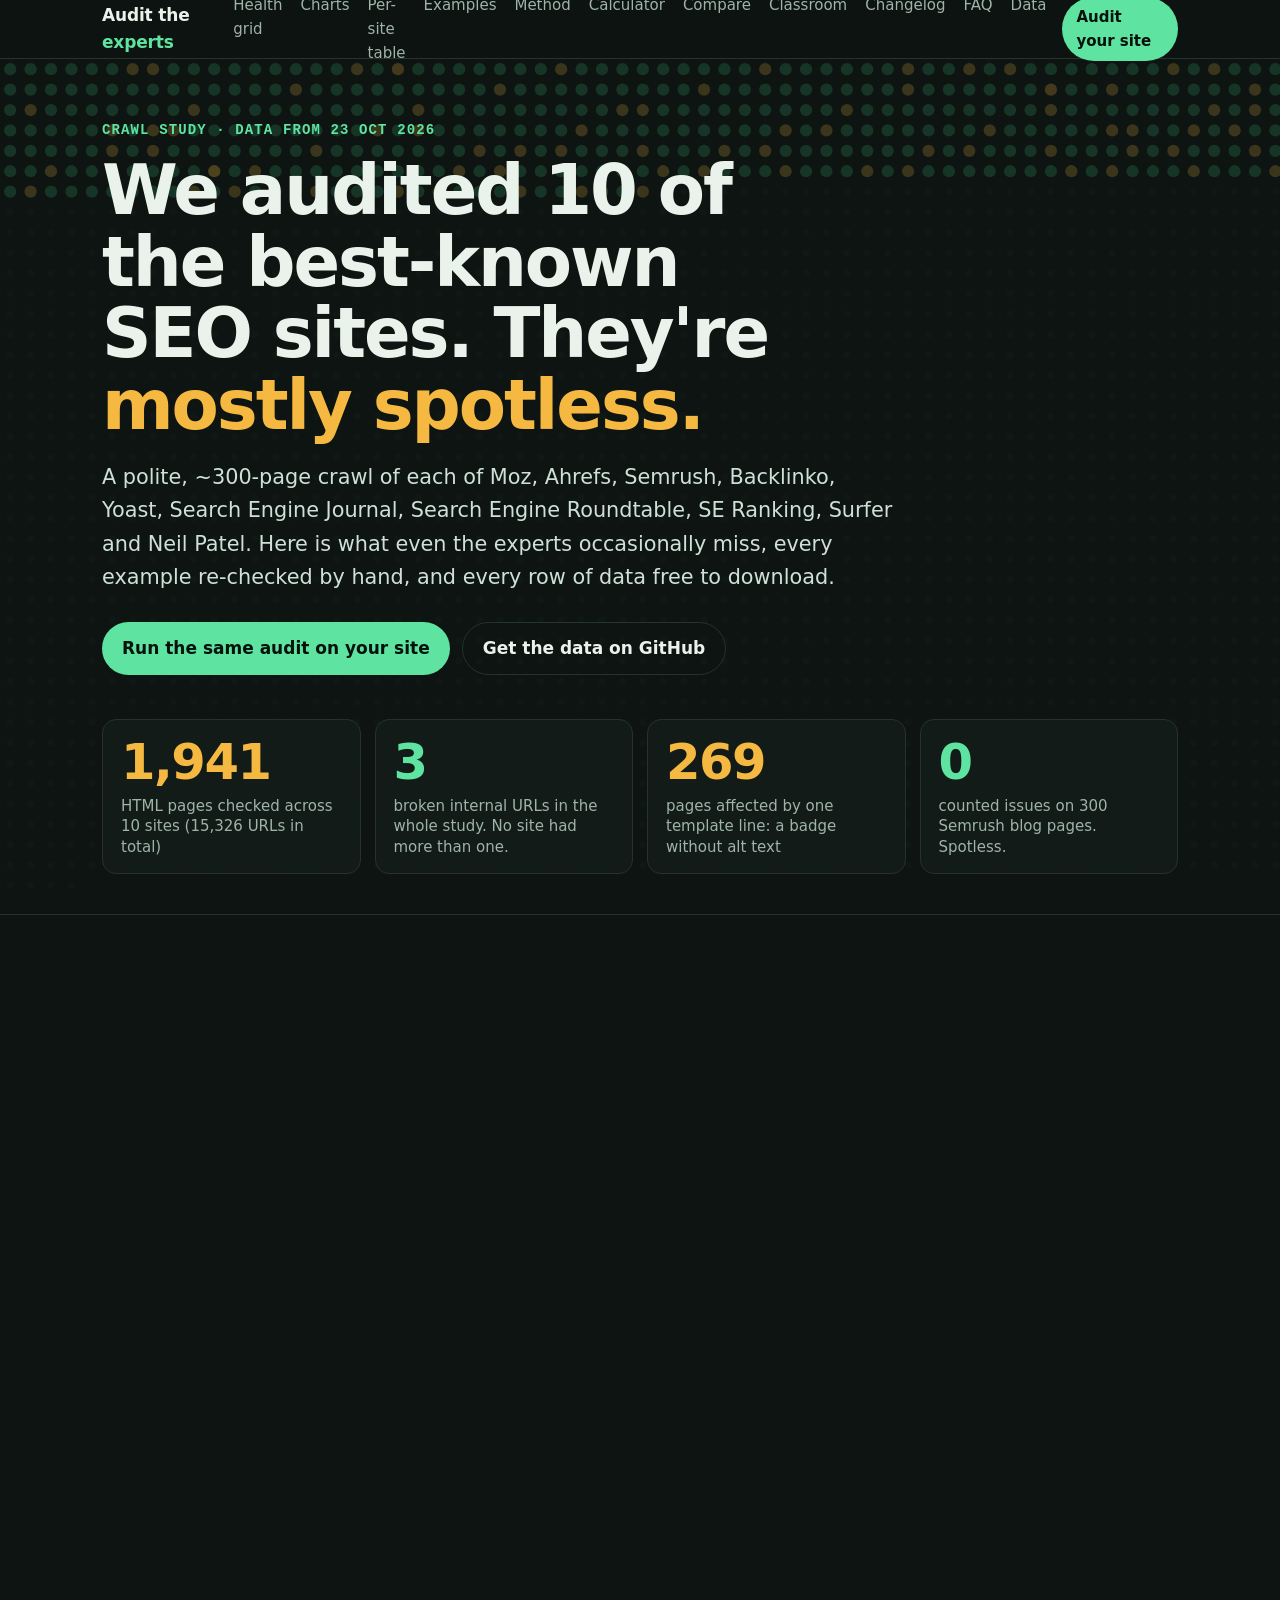
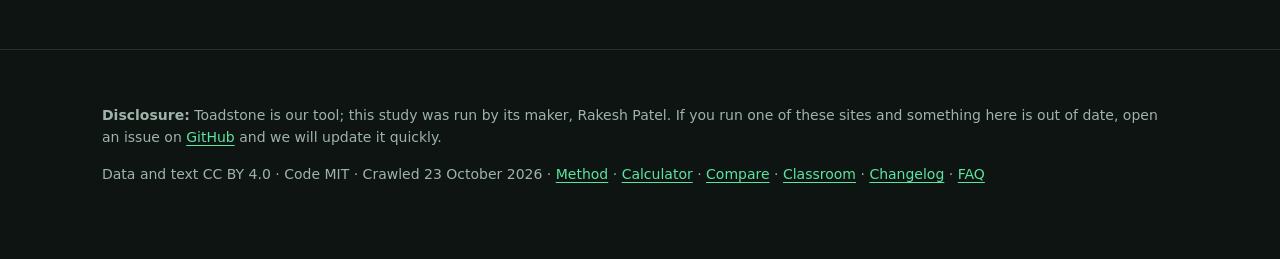
<file: docs/index.html>
<!doctype html>
<html lang="en" class="no-js">
<head>
<meta charset="utf-8">
<meta name="viewport" content="width=device-width, initial-scale=1">
<title>Audit the Experts: 10 SEO Sites Crawled (2026 Study)</title>
<meta name="description" content="We politely crawled 2,521 pages on Moz, Ahrefs, Semrush, Backlinko, Yoast and 5 more SEO sites. Mostly spotless: 3 broken URLs. Open data, CC BY 4.0.">
<link rel="canonical" href="https://spcaeo.github.io/seo-experts-crawl-2026/">
<meta http-equiv="Content-Security-Policy" content="default-src 'self'; script-src 'self'; style-src 'self'; img-src 'self' data:; media-src 'self'; connect-src 'self'; font-src 'self'; object-src 'none'; base-uri 'self'; form-action 'none'">
<meta name="referrer" content="strict-origin-when-cross-origin">
<meta name="robots" content="index, follow, max-image-preview:large">
<meta name="author" content="Rakesh Patel">
<meta name="theme-color" content="#0d1411">
<meta name="color-scheme" content="dark">
<link rel="icon" href="favicon.svg" type="image/svg+xml">
<link rel="stylesheet" href="assets/site.css">
<link rel="sitemap" type="application/xml" href="sitemap.xml">
<meta property="og:type" content="article">
<meta property="og:site_name" content="Toadstone study">
<meta property="og:title" content="We audited 10 of the best-known SEO sites. They're mostly spotless.">
<meta property="og:description" content="We politely crawled 2,521 pages on Moz, Ahrefs, Semrush, Backlinko, Yoast and 5 more SEO sites. Mostly spotless: 3 broken URLs. Open data, CC BY 4.0.">
<meta property="og:url" content="https://spcaeo.github.io/seo-experts-crawl-2026/">
<meta property="og:image" content="https://spcaeo.github.io/seo-experts-crawl-2026/og-image.png">
<meta property="og:image:width" content="1200">
<meta property="og:image:height" content="630">
<meta property="og:image:alt" content="We crawled 10 of the best-known SEO sites: 2,521 pages, 3 broken URLs.">
<meta property="og:locale" content="en_US">
<meta property="article:published_time" content="2026-10-23T20:00:00-04:00">
<meta property="article:modified_time" content="2026-10-23T20:00:00-04:00">
<meta name="twitter:card" content="summary_large_image">
<meta name="twitter:title" content="We audited 10 of the best-known SEO sites. They're mostly spotless.">
<meta name="twitter:description" content="We politely crawled 2,521 pages on Moz, Ahrefs, Semrush, Backlinko, Yoast and 5 more SEO sites. Mostly spotless: 3 broken URLs. Open data, CC BY 4.0.">
<meta name="twitter:image" content="https://spcaeo.github.io/seo-experts-crawl-2026/og-image.png">
<meta name="twitter:image:alt" content="We crawled 10 of the best-known SEO sites: 2,521 pages, 3 broken URLs.">
<script type="application/ld+json">[{"@context": "https://schema.org", "@type": "Dataset", "name": "SEO experts crawl 2026: technical SEO basics on 10 SEO websites", "description": "Public page metadata from a polite ~300-page crawl of 10 well-known SEO websites on 2026-10-23: HTTP status, title/meta/canonical/H1 presence, images without alt, broken and redirecting internal links. 15,326 URLs, 2,521 HTML pages.", "url": "https://spcaeo.github.io/seo-experts-crawl-2026/", "sameAs": "https://github.com/spcaeo/seo-experts-crawl-2026", "license": "https://creativecommons.org/licenses/by/4.0/", "isAccessibleForFree": true, "creator": {"@type": "Person", "name": "Rakesh Patel", "url": "https://github.com/spcaeo"}, "temporalCoverage": "2026-10-23", "datePublished": "2026-10-23T20:00:00-04:00", "dateModified": "2026-10-23T20:00:00-04:00", "keywords": ["technical SEO", "site audit", "crawl data", "meta description", "canonical", "alt text", "broken links"], "variableMeasured": ["HTTP status", "meta description present", "canonical present", "H1 present", "images without alt", "links to broken URLs", "links to redirecting URLs"], "measurementTechnique": "Toadstone crawler, max 300 URLs per site, max 2 requests/second, robots.txt respected", "distribution": [{"@type": "DataDownload", "encodingFormat": "text/csv", "name": "sites.csv", "contentUrl": "https://spcaeo.github.io/seo-experts-crawl-2026/data/sites.csv"}, {"@type": "DataDownload", "encodingFormat": "text/csv", "name": "pages.csv", "contentUrl": "https://spcaeo.github.io/seo-experts-crawl-2026/data/pages.csv"}, {"@type": "DataDownload", "encodingFormat": "text/csv", "name": "verified-examples.csv", "contentUrl": "https://spcaeo.github.io/seo-experts-crawl-2026/data/verified-examples.csv"}, {"@type": "DataDownload", "encodingFormat": "text/csv", "name": "backlinko-redirects.csv", "contentUrl": "https://spcaeo.github.io/seo-experts-crawl-2026/data/backlinko-redirects.csv"}]}, {"@context": "https://schema.org", "@type": "Article", "headline": "We audited 10 of the best-known SEO sites. They are mostly spotless.", "description": "We politely crawled 2,521 pages on Moz, Ahrefs, Semrush, Backlinko, Yoast and 5 more SEO sites. Mostly spotless: 3 broken URLs. Open data, CC BY 4.0.", "image": ["https://spcaeo.github.io/seo-experts-crawl-2026/og-image.png"], "datePublished": "2026-10-23T20:00:00-04:00", "dateModified": "2026-10-23T20:00:00-04:00", "url": "https://spcaeo.github.io/seo-experts-crawl-2026/", "mainEntityOfPage": "https://spcaeo.github.io/seo-experts-crawl-2026/", "author": {"@type": "Person", "name": "Rakesh Patel", "url": "https://github.com/spcaeo"}, "publisher": {"@type": "Organization", "name": "Toadstone", "url": "https://spcaeo.github.io/toadstone/"}}]</script>
<script src="assets/app.js" defer></script>
</head>
<body>
<a class="skip" href="#main">Skip to content</a>
<header class="top"><div class="wrap"><a class="brand" href="https://spcaeo.github.io/seo-experts-crawl-2026/">Audit the <span>experts</span></a>
<nav class="links" aria-label="Sections"><a href="#grid">Health grid</a><a href="#charts">Charts</a><a href="#sites">Per-site table</a><a href="#examples">Examples</a><a href="methodology.html">Method</a><a href="calculator.html">Calculator</a><a href="compare.html">Compare</a><a href="classroom.html">Classroom</a><a href="changelog.html">Changelog</a><a href="faq.html">FAQ</a><a href="#data">Data</a></nav>
<a class="btn sm" href="#run">Audit your site</a></div></header>
<main id="main">
<section class="hero" aria-labelledby="h1">
<canvas id="crawl" aria-hidden="true"></canvas>
<div class="wrap">
<p class="kicker">Crawl study · data from 23 Oct 2026</p>
<h1 id="h1">We audited 10 of the best-known SEO sites. They're <em>mostly spotless.</em></h1>
<p class="lede">A polite, ~300-page crawl of each of Moz, Ahrefs, Semrush, Backlinko, Yoast, Search Engine Journal, Search Engine Roundtable, SE Ranking, Surfer and Neil Patel. Here is what even the experts occasionally miss, every example re-checked by hand, and every row of data free to download.</p>
<div class="cta-row"><a class="btn" href="#run">Run the same audit on your site</a><a class="btn ghost" href="https://github.com/spcaeo/seo-experts-crawl-2026">Get the data on GitHub</a></div>
<ul class="stats">
<li class="stat"><b data-count="2521">2,521</b><span>HTML pages checked across 10 sites (15,326 URLs in total)</span></li>
<li class="stat good"><b data-count="3">3</b><span>broken internal URLs in the whole study. No site had more than one.</span></li>
<li class="stat"><b data-count="294">294</b><span>pages affected by one template line: a badge without alt text</span></li>
<li class="stat good"><b data-count="0">0</b><span>counted issues on 300 Semrush blog pages. Spotless.</span></li>
</ul></div></section>

<section id="grid" aria-labelledby="grid-h"><div class="wrap">
<h2 id="grid-h" class="reveal">The crawl, page by page</h2>
<p class="sub reveal">Each cell is one page, in the order our crawler reached it. Green means none of our counted checks fired; amber gets brighter with each gap; red is a broken URL. 1,930 of 2,521 pages (77%) are fully green. Hover or tab onto a cell for details.</p>
<div class="panel reveal"><div id="hg"><p class="note">The interactive grid needs JavaScript. The same data is in the table below and in <a href="data/pages.csv">pages.csv</a>.</p></div>
<div class="legend" aria-hidden="true"><span><i class="c0"></i>no counted gap</span><span><i class="c1"></i>1 gap</span><span><i class="c2"></i>2 gaps</span><span><i class="c3"></i>3+ gaps</span><span><i class="cB"></i>broken URL</span><span>% = share of pages with no gap</span></div></div>
</div></section>

<section id="charts" aria-labelledby="charts-h"><div class="wrap">
<h2 id="charts-h" class="reveal">Where the gaps are</h2>
<p class="sub reveal">Counted issues per 100 pages, stacked by type. Toggle a type off to see how the order changes: switch off “Content image without alt” and Search Engine Roundtable drops from first to near the bottom.</p>
<div class="panel reveal"><div class="toggles" id="stacked-toggles" role="group" aria-label="Issue types to include"></div><div id="stacked"></div></div>
<div class="mt">
<div class="panel reveal"><h3>Heatmap: site × issue</h3><p class="note">Number of affected pages; colour strength is the share of the site's pages.</p><div id="heat"></div></div>
<div class="panel reveal mt"><h3>Issues pile up (or don't) as the crawl goes on</h3><p class="note">Cumulative counted issues vs pages crawled. Flat lines are clean sites; steep ones are template-level patterns. Toggle sites below.</p><div class="toggles" id="race-toggles" role="group" aria-label="Sites to show"></div><div id="race"></div></div>
</div>
<div class="media-grid mt">
<figure class="reveal"><video data-lazy muted autoplay loop playsinline preload="none" poster="media/race-poster.jpg" width="1080" height="1080" aria-label="Animated bar chart race: cumulative counted issues per site as the crawl progresses, from 0 to 300 pages. Captions are burned in."><source src="media/issues-race.mp4" type="video/mp4"><track kind="captions" src="media/issues-race.vtt" srclang="en" label="English (same as burned-in)"></video>
<figcaption>The crawl as a race: cumulative counted issues per site, page by page. 30 seconds, no audio.</figcaption></figure>
<figure class="media reveal"><img src="media/chart_issues_per_page.png" width="1210" height="682" decoding="async" alt="Bar chart of counted issues per crawled page. Search Engine Roundtable 0.99 (294 of them one sitewide badge), Moz 0.39, Yoast 0.35, Backlinko 0.33, Ahrefs 0.31, Search Engine Journal 0.15, SE Ranking 0.09, Surfer 0.04, Neil Patel 0.00, Semrush 0.00.">
<figcaption>Static version for sharing. <a href="media/chart_basics.png">Basics chart</a> · <a href="media/chart_links.png">Links chart</a></figcaption></figure>
</div></div></section>

<section id="sites" aria-labelledby="sites-h"><div class="wrap">
<h2 id="sites-h" class="reveal">Every site, every number</h2>
<p class="sub reveal">Sorted cleanest first. Click a column to sort. “Counted issues” adds up the columns from <em>No meta</em> to <em>Redirects</em>; the last column is shown for transparency and never counted.</p>
<div class="tablewrap reveal"><table id="sites-table"><caption class="note">Pages = HTML pages that returned 200 within each site's crawl scope. Broken = 404/410/5xx only. Blocked (401/403/429/no response) URLs are bot walls and are not counted as errors.</caption>
<thead><tr><th scope="col" data-k="site"><button type="button">Site</button></th><th scope="col" data-k="html_pages_200"><button type="button">Pages</button></th><th scope="col" data-k="counted"><button type="button">Counted issues</button></th><th scope="col" data-k="per100"><button type="button">Per 100 pages</button></th><th scope="col" data-k="missing_meta_description"><button type="button">No meta</button></th><th scope="col" data-k="missing_canonical"><button type="button">No canonical</button></th><th scope="col" data-k="missing_h1"><button type="button">No H1</button></th><th scope="col" data-k="multiple_h1"><button type="button">2+ H1</button></th><th scope="col" data-k="pages_content_img_no_alt"><button type="button">Img no alt</button></th><th scope="col" data-k="broken_urls"><button type="button">Broken</button></th><th scope="col" data-k="redirecting_internal_urls"><button type="button">Redirects</button></th><th scope="col" data-k="blocked_not_counted"><button type="button">Blocked (not counted)</button></th></tr></thead><tbody><tr><th scope="row">semrush.com</th><td data-v="300">300</td><td data-v="0" class="zero">0</td><td data-v="0.0" class="zero">0.0</td><td data-v="0" class="zero">0</td><td data-v="0" class="zero">0</td><td data-v="0" class="zero">0</td><td data-v="0" class="zero">0</td><td data-v="0" class="zero">0</td><td data-v="0" class="zero">0</td><td data-v="0" class="zero">0</td><td data-v="0" class="zero">0</td></tr><tr><th scope="row">neilpatel.com</th><td data-v="240">240</td><td data-v="1">1</td><td data-v="0.4">0.4</td><td data-v="0" class="zero">0</td><td data-v="0" class="zero">0</td><td data-v="0" class="zero">0</td><td data-v="0" class="zero">0</td><td data-v="1">1</td><td data-v="0" class="zero">0</td><td data-v="0" class="zero">0</td><td data-v="0" class="zero">0</td></tr><tr><th scope="row">surfer.ai</th><td data-v="103">103</td><td data-v="4">4</td><td data-v="3.9">3.9</td><td data-v="0" class="zero">0</td><td data-v="0" class="zero">0</td><td data-v="0" class="zero">0</td><td data-v="0" class="zero">0</td><td data-v="4">4</td><td data-v="0" class="zero">0</td><td data-v="0" class="zero">0</td><td data-v="0" class="zero">0</td></tr><tr><th scope="row">seranking.com</th><td data-v="219">219</td><td data-v="19">19</td><td data-v="8.7">8.7</td><td data-v="0" class="zero">0</td><td data-v="1">1</td><td data-v="0" class="zero">0</td><td data-v="0" class="zero">0</td><td data-v="17">17</td><td data-v="1">1</td><td data-v="0" class="zero">0</td><td data-v="0" class="zero">0</td></tr><tr><th scope="row">searchenginejournal.com</th><td data-v="300">300</td><td data-v="46">46</td><td data-v="15.3">15.3</td><td data-v="6">6</td><td data-v="29">29</td><td data-v="6">6</td><td data-v="5">5</td><td data-v="0" class="zero">0</td><td data-v="0" class="zero">0</td><td data-v="0" class="zero">0</td><td data-v="0" class="zero">0</td></tr><tr><th scope="row">ahrefs.com</th><td data-v="217">217</td><td data-v="67">67</td><td data-v="30.9">30.9</td><td data-v="0" class="zero">0</td><td data-v="0" class="zero">0</td><td data-v="0" class="zero">0</td><td data-v="0" class="zero">0</td><td data-v="67">67</td><td data-v="0" class="zero">0</td><td data-v="0" class="zero">0</td><td data-v="0" class="zero">0</td></tr><tr><th scope="row">backlinko.com</th><td data-v="243">243</td><td data-v="80">80</td><td data-v="32.9">32.9</td><td data-v="7">7</td><td data-v="0" class="zero">0</td><td data-v="4">4</td><td data-v="2">2</td><td data-v="0" class="zero">0</td><td data-v="1">1</td><td data-v="66">66</td><td data-v="56">56</td></tr><tr><th scope="row">yoast.com</th><td data-v="300">300</td><td data-v="105" class="hi">105</td><td data-v="35.0">35.0</td><td data-v="40">40</td><td data-v="19">19</td><td data-v="2">2</td><td data-v="0" class="zero">0</td><td data-v="2">2</td><td data-v="0" class="zero">0</td><td data-v="42">42</td><td data-v="0" class="zero">0</td></tr><tr><th scope="row">moz.com</th><td data-v="299">299</td><td data-v="116" class="hi">116</td><td data-v="38.8">38.8</td><td data-v="90">90</td><td data-v="10">10</td><td data-v="4">4</td><td data-v="0" class="zero">0</td><td data-v="10">10</td><td data-v="1">1</td><td data-v="1">1</td><td data-v="119">119</td></tr><tr><th scope="row">seroundtable.com</th><td data-v="300">300</td><td data-v="298" class="hi">298</td><td data-v="99.3">99.3</td><td data-v="3">3</td><td data-v="0" class="zero">0</td><td data-v="0" class="zero">0</td><td data-v="0" class="zero">0</td><td data-v="294">294</td><td data-v="0" class="zero">0</td><td data-v="1">1</td><td data-v="2">2</td></tr></tbody><tfoot><tr><th scope="row">All 10 sites</th><td>2,521</td><td>736</td><td>29.2</td><td>146</td><td>59</td><td>16</td><td>7</td><td>395</td><td>3</td><td>110</td><td>177</td></tr></tfoot></table></div>
<p id="sort-status" class="note" aria-live="polite"></p>
</div></section>

<section id="examples" aria-labelledby="examples-h"><div class="wrap">
<h2 id="examples-h" class="reveal">Seven examples, each re-checked by hand</h2>
<p class="sub reveal">We re-requested every headline example with curl, one request at a time, about an hour after the crawl. All seven still held. The full log is in <a href="https://github.com/spcaeo/seo-experts-crawl-2026/blob/main/data/evidence/curl-log.jsonl">data/evidence/curl-log.jsonl</a>. We share these because they are useful, not because anyone did anything wrong: each one is a single-line fix.</p>
<div class="examples"><article class="ex reveal"><div class="site">backlinko.com · E1</div><h3>A placeholder link that slipped through</h3><p>On <a href="https://backlinko.com/pillar-pages" rel="nofollow noopener">/pillar-pages</a>, the anchor “strong network of internal links” points at a URL that looks like a page-builder placeholder. It returns 404. Ironic, and very human.</p>
<div><span class="pill ">HTTP 404</span> <span class="note">re-checked with curl at 19:45 ET, 23 Oct 2026</span></div>
<code>https://backlinko.com/hidereveal_piece_of_content/interlink</code><pre>&lt;a href=&quot;https://backlinko.com/hidereveal_piece_of_content/interlink&quot;&gt;strong network of internal links&lt;/a&gt;</pre></article><article class="ex reveal"><div class="site">backlinko.com · E2</div><h3>66 links that take a detour</h3><p>Every one of the 66 internal URLs we found redirecting on Backlinko does so with a 301/308; 56 end on sister site searchengineland.com (both sites are owned by Semrush, so this looks like content moving between sister brands). Not broken, just an extra hop. Full list in <a href="data/backlinko-redirects.csv">backlinko-redirects.csv</a>.</p>
<div><span class="pill warn">66 × 301/308</span> <span class="note">re-checked with curl at 19:47 ET, 23 Oct 2026</span></div>
</article><article class="ex reveal"><div class="site">moz.com · E3</div><h3>One guide link, seven pages</h3><p>Seven Moz Learn Center pages link to “Local Search Marketing” at a URL that now returns 404, probably a renamed guide. One template-level fix clears all seven.</p>
<div><span class="pill ">HTTP 404</span> <span class="note">re-checked with curl at 19:47 ET, 23 Oct 2026</span></div>
<code>https://moz.com/learn/seo/what-is-local-search-marketing-seo</code><pre>&lt;a href=&quot;/learn/seo/what-is-local-search-marketing-seo&quot; rel=&quot;noopener noreferrer&quot; target=&quot;_blank&quot;&gt;Local Search Marketing&lt;/a&gt;</pre></article><article class="ex reveal"><div class="site">moz.com · E4</div><h3>Sibling pages, different metadata</h3><p>Moz’s <code>/learn/seo/google-eat</code> has no meta description, while its sibling <code>/learn/seo/what-is-seo</code> has a well-written one. Across Moz, 90 pages (59 distinct paths) lack one.</p>
<div><span class="pill warn">no meta description</span> <span class="note">re-checked with curl at 19:47 ET, 23 Oct 2026</span></div>
<code>https://moz.com/learn/seo/google-eat</code><pre>sibling: &lt;meta name=&quot;description&quot; content=&quot;Search engine optimization (SEO) is a set of practices designed to improve the appearance and positioning of web pages in organic search results. Learn more about Google SEO and how to earn high-quality traffic to you…</pre></article><article class="ex reveal"><div class="site">seranking.com · E5</div><h3>A lazy-loaded image that is not there</h3><p>An author photo on an SE Ranking article is lazy-loaded via <code>data-lazy-src</code> and returns 404, so readers see an empty circle.</p>
<div><span class="pill ">HTTP 404</span> <span class="note">re-checked with curl at 19:47 ET, 23 Oct 2026</span></div>
<code>https://seranking.com/blog/wp-content/uploads/2026/03/yagmur-simsek-media.png</code><pre>&lt;img decoding=&quot;async&quot; src=&quot;data:image/svg+xml,%3Csvg%20xmlns=&#x27;http://www.w3.org/2000/svg&#x27;%20viewBox=&#x27;0%200%200%200&#x27;%3E%3C/svg%3E&quot; style=&quot;border-radius: 50%&quot; alt=&quot;&quot; data-lazy-src=&quot;/blog/wp-content/uploads/2026/03/yagmur-simsek-media.png&quot;&gt;</pre></article><article class="ex reveal"><div class="site">seroundtable.com · E6</div><h3>One badge, 294 pages</h3><p>Search Engine Roundtable’s sitewide “preferred source” badge has no <code>alt</code>. That single template line accounts for 294 of its 298 counted issues. Add one attribute and the site is near-perfect.</p>
<div><span class="pill warn">no alt attribute</span> <span class="note">re-checked with curl at 19:47 ET, 23 Oct 2026</span></div>
<code>https://www.seroundtable.com/</code><pre>&lt;img src=&quot;/images/google-news/preferred_source_publisher.webp&quot; style=&quot;height:50px&quot;/&gt;</pre></article><article class="ex reveal"><div class="site">ahrefs.com · E7</div><h3>A chart without words</h3><p>An Ahrefs chart (<code>qfo-fanouts-per-response.png</code>) has width, height and lazy-loading, everything except alt text. Charts are exactly where screen-reader users need it.</p>
<div><span class="pill warn">no alt attribute</span> <span class="note">re-checked with curl at 19:47 ET, 23 Oct 2026</span></div>
<code>https://ahrefs.com/blog/query-fan-out-chatgpt/</code><pre>&lt;img class=&quot;css-9whsf3-imgDefaults css-x97jm9-imgDefaults&quot; style=&quot;&quot; src=&quot;https://ahrefs.com/blog/wp-content/uploads/2026/10/qfo-fanouts-per-response.png&quot; width=&quot;2400&quot; height=&quot;1963&quot; loading=&quot;lazy&quot; /&gt;</pre></article></div>
</div></section>

<section id="not-counted" aria-labelledby="nc-h"><div class="wrap grid2">
<div class="reveal"><h2 id="nc-h">What we didn't count, and why</h2>
<ul class="clean">
<li><b>177 bot-walled URLs</b> (403 and similar, mostly on Moz and Backlinko). A firewall saying no to a crawler is not a broken page.</li>
<li><b>Long titles</b> (633 pages over 60 characters). Google rewrites titles anyway; it is a style choice, not an error.</li>
<li><b>Near-duplicate pages</b> (91) and <b>cross-domain canonicals</b> (e.g. SEJ's syndicated posts). Usually intentional.</li>
<li><b>Tracking pixels and 1×1 images</b> without alt. They are not content.</li>
<li><b>Anything outside each site's blog/learn scope</b>, and anything behind a login. Every exclusion is listed in <a href="data/excluded-flags.csv">excluded-flags.csv</a>.</li>
</ul></div>
<div class="reveal"><h2>The honest caveats</h2>
<ul class="clean"><li>~300 pages is a sample, not a full audit. A different crawl order would find slightly different pages.</li>
<li>Toadstone is our tool. We built it, so we have a reason to want it to find things. That is why every rule, script and row is public.</li>
<li>These are some of the best-run sites on the web. 2,521 pages with 3 broken URLs is a seriously high bar, and the patterns here are the ones every large site has.</li></ul></div>
</div></section>

<section id="method" aria-labelledby="method-h"><div class="wrap">
<h2 id="method-h" class="reveal">Method</h2>
<div class="grid2">
<div class="panel reveal"><ul class="clean">
<li><b>When:</b> crawls ran 23 Oct 2026, about 18:50–19:27 ET; examples re-verified 19:45–19:48 ET.</li>
<li><b>How much:</b> up to 300 URLs per site, depth 5, starting from each site's blog or learn hub.</li>
<li><b>How politely:</b> at most 2 requests per second per site, 0.5 s delay, concurrency 2, robots.txt respected, no logins, no cookies kept.</li>
<li><b>Who:</b> <code class="mono">ToadstoneBot/1.0 (+https://github.com/spcaeo/toadstone; polite research crawl, &lt;=2 req/s)</code></li>
<li><b>What we kept:</b> public page metadata only (status, title/meta/canonical/H1 presence, image alt counts, link status). No page text, headers or cookies.</li></ul></div>
<div class="panel reveal"><h3>Counting rules</h3><ul class="clean">
<li>Page checks apply only to HTML pages that returned 200.</li>
<li>Broken = 404, 410 or 5xx. 401/403/429 and timeouts are “blocked, not counted”.</li>
<li>Counted issues = no meta description + no canonical + no H1 + more than one H1 + pages with a content image missing alt + broken URLs + internally linked URLs that redirect.</li>
<li>Full definitions: <a href="data/DATA-DICTIONARY.md">DATA-DICTIONARY.md</a> and the <a href="methodology.html">full methodology page</a> (every exclusion, reproduce commands). Questions? See the <a href="faq.html">FAQ</a>.</li></ul></div>
</div></div></section>

<section id="run" aria-labelledby="run-h"><div class="wrap"><div class="cta reveal">
<h2 id="run-h">Run the same audit on your site in 5 minutes</h2>
<p class="sub tight">Toadstone is free, self-hosted, source-available (Elastic License 2.0). It runs on your machine, so your crawl data stays with you.</p>
<div class="media-grid">
<div><ol class="steps">
<li>Install Toadstone from <a href="https://github.com/spcaeo/toadstone">github.com/spcaeo/toadstone</a>.</li>
<li>Run the quick audit against your site:<pre class="cmd">./quick_audit.sh https://your-site.example/</pre></li>
<li>Read the three plain-English bullets it prints, then open the full report for the details.</li></ol>
<div class="cta-row"><a class="btn" href="https://spcaeo.github.io/toadstone/">Get Toadstone</a><a class="btn ghost" href="https://github.com/spcaeo/seo-experts-crawl-2026">Reproduce this study</a></div></div>
<figure><video data-lazy muted autoplay loop playsinline preload="none" poster="media/terminal-poster.jpg" width="1280" height="720" aria-label="Terminal recording: quick_audit.sh crawls a small sample site and prints three bullets: 1 internal URL returns 404, 1 linked URL redirects, 2 pages share a duplicate title."><source src="media/quick-audit-terminal.mp4" type="video/mp4"></video>
<figcaption>quick_audit.sh on a deliberately broken 7-page sample site (sped up). It prints three bullets.</figcaption></figure>
</div></div></div></section>

<section id="data" aria-labelledby="data-h"><div class="wrap">
<h2 id="data-h" class="reveal">Download the data</h2>
<p class="sub reveal">Licensed CC BY 4.0: use it, chart it, disagree with it. Please credit “Toadstone SEO experts crawl 2026”. Scripts are MIT.</p>
<div class="dl reveal">
<a href="data/sites.csv"><b>sites.csv</b><span>One row per site, all totals (2 KB)</span></a>
<a href="data/sites.json"><b>sites.json</b><span>Same, as JSON (8 KB)</span></a>
<a href="data/pages.csv"><b>pages.csv</b><span>15,326 URLs with status and per-page checks (2,386 KB)</span></a>
<a href="data/verified-examples.csv"><b>verified-examples.csv</b><span>The seven examples and their curl results</span></a>
<a href="data/backlinko-redirects.csv"><b>backlinko-redirects.csv</b><span>All 66 redirect hops, verified</span></a>
<a href="data/excluded-flags.csv"><b>excluded-flags.csv</b><span>What we chose not to count, and why</span></a>
<a href="data/DATA-DICTIONARY.md"><b>DATA-DICTIONARY.md</b><span>Every column explained</span></a>
<a href="https://github.com/spcaeo/seo-experts-crawl-2026"><b>GitHub repo</b><span>Scripts, charts, evidence log, story</span></a>
</div></div></section>
</main>
<footer><div class="wrap">
<p><b>Disclosure:</b> Toadstone is our tool; this study was run by its maker, Rakesh Patel. If you run one of these sites and something here is out of date, open an issue on <a href="https://github.com/spcaeo/seo-experts-crawl-2026/issues">GitHub</a> and we will update it quickly.</p>
<p>Data and text CC BY 4.0 · Code MIT · Crawled <time datetime="2026-10-23">23 October 2026</time> · <a href="methodology.html">Method</a> · <a href="calculator.html">Calculator</a> · <a href="compare.html">Compare</a> · <a href="classroom.html">Classroom</a> · <a href="changelog.html">Changelog</a> · <a href="faq.html">FAQ</a></p>
</div></footer>
<div id="tip" role="tooltip"></div>
</body></html>
</file>
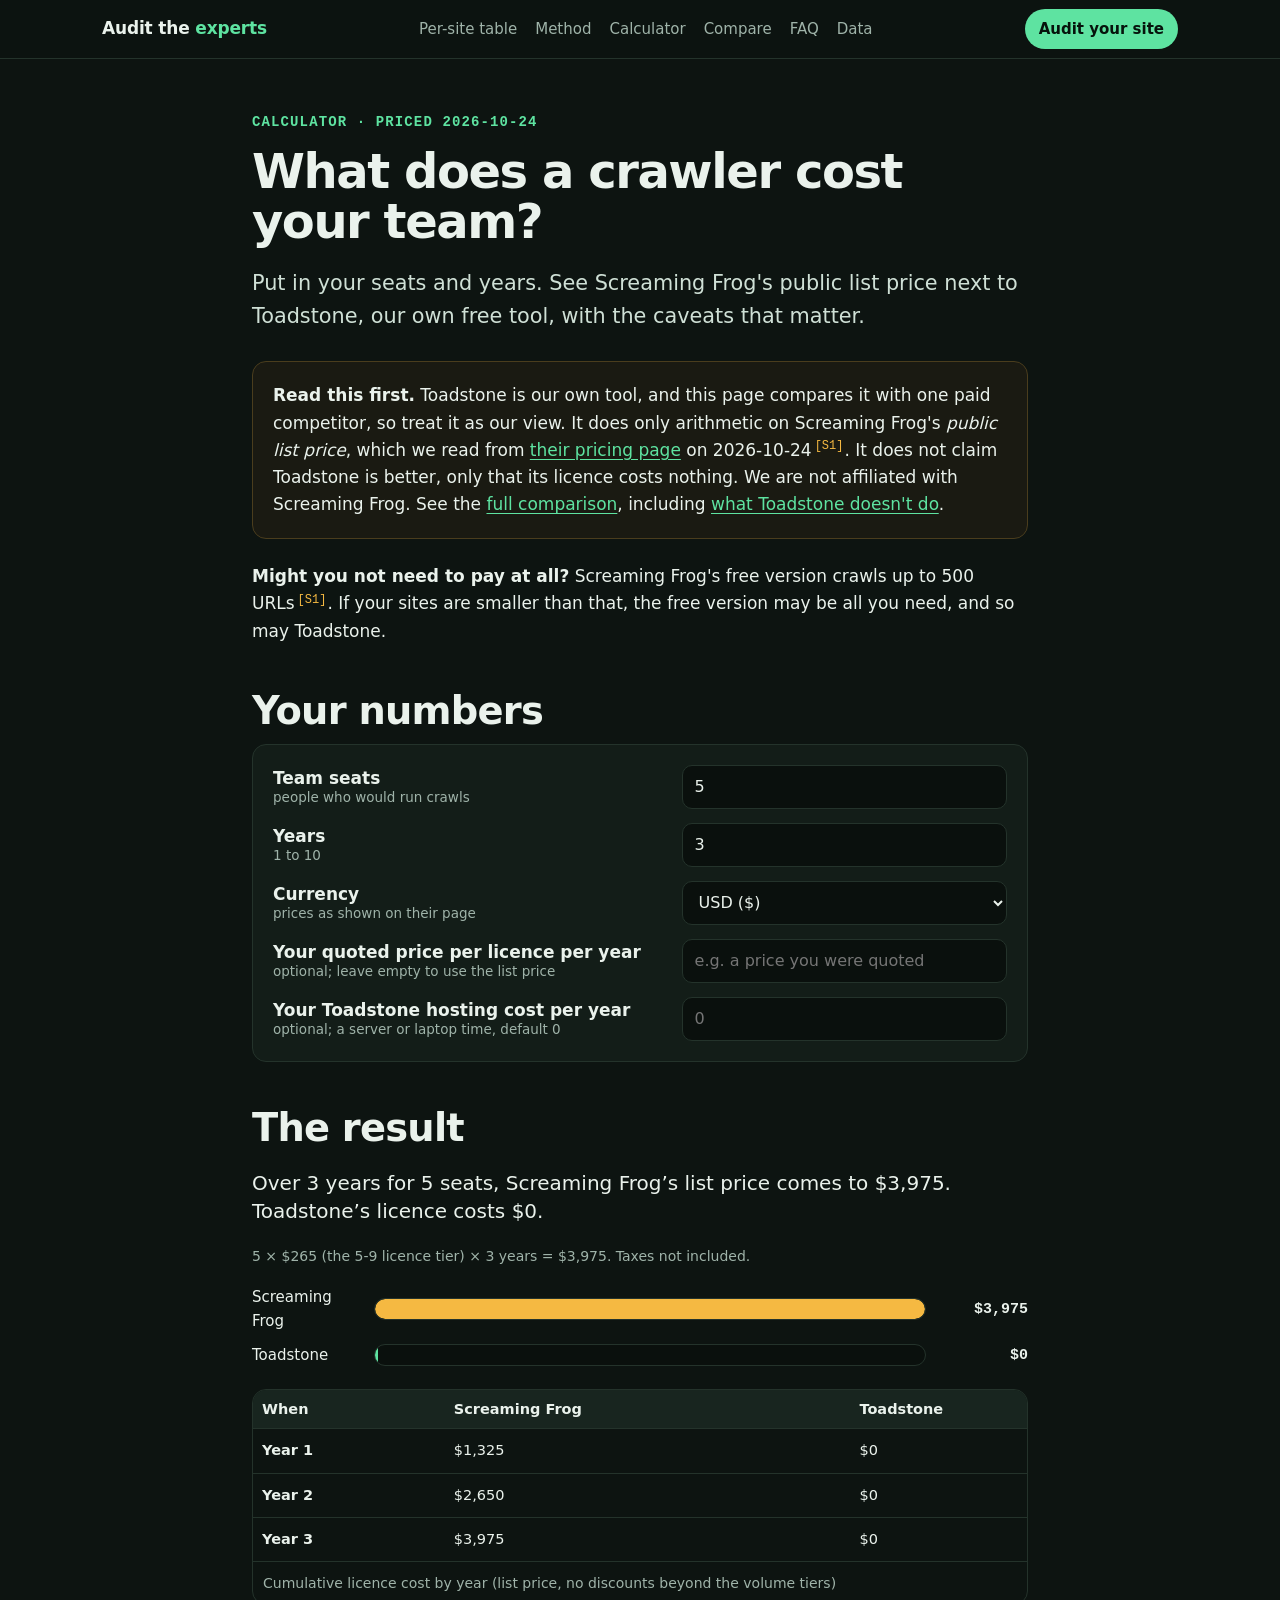
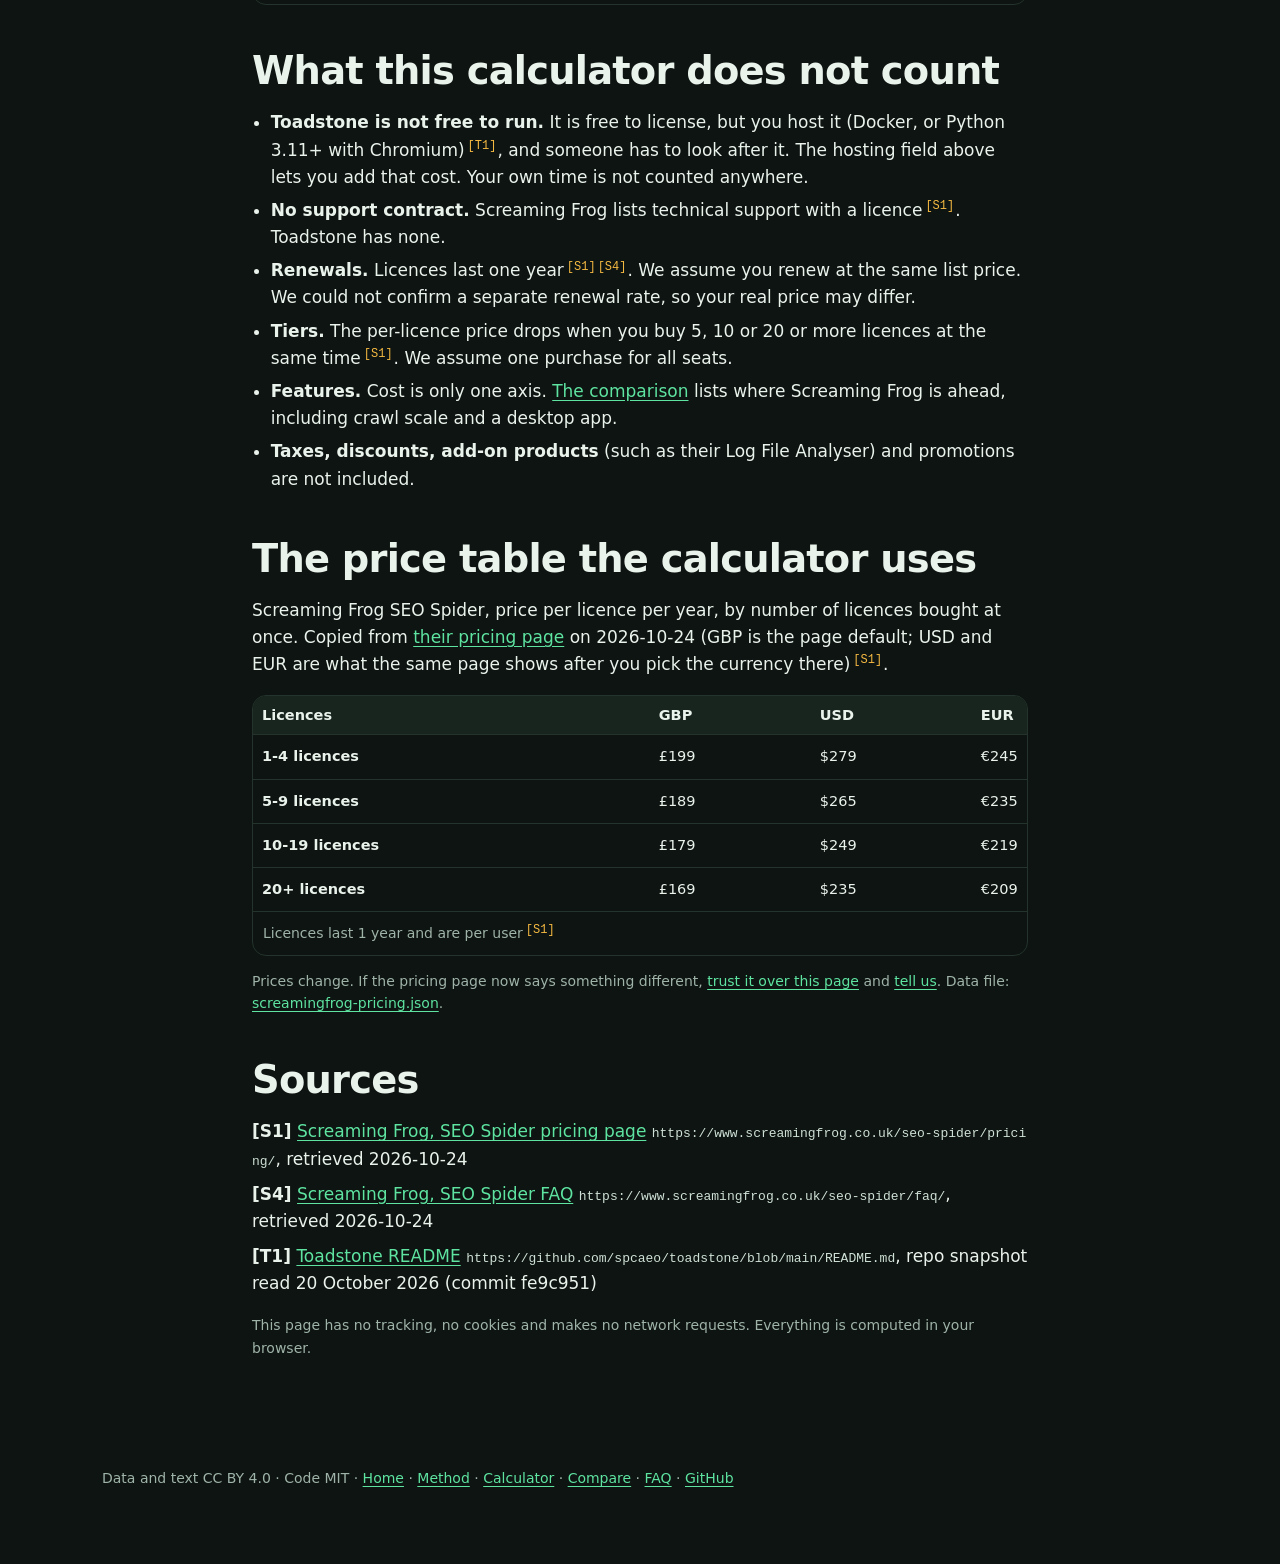
<file: docs/calculator.html>
<!doctype html>
<html lang="en" class="no-js">
<head>
<meta charset="utf-8">
<meta name="viewport" content="width=device-width, initial-scale=1">
<title>What does a crawler cost your team?</title>
<meta name="description" content="Enter your seats and years to see Screaming Frog&#x27;s public list price next to Toadstone, our own tool, which has no seat fees.">
<link rel="canonical" href="https://spcaeo.github.io/seo-experts-crawl-2026/calculator.html">
<meta http-equiv="Content-Security-Policy" content="default-src 'self'; script-src 'self'; style-src 'self'; img-src 'self' data:; media-src 'self'; connect-src 'self'; font-src 'self'; object-src 'none'; base-uri 'self'; form-action 'none'">
<meta name="referrer" content="strict-origin-when-cross-origin">
<meta name="robots" content="index, follow, max-image-preview:large">
<meta name="author" content="Rakesh Patel">
<meta name="theme-color" content="#0d1411">
<meta name="color-scheme" content="dark">
<link rel="icon" href="favicon.svg" type="image/svg+xml">
<link rel="stylesheet" href="assets/site.css">
<link rel="sitemap" type="application/xml" href="sitemap.xml">
<meta property="og:type" content="article">
<meta property="og:site_name" content="Toadstone study">
<meta property="og:title" content="What does a crawler cost your team?">
<meta property="og:description" content="Enter your seats and years to see Screaming Frog&#x27;s public list price next to Toadstone, our own tool, which has no seat fees.">
<meta property="og:url" content="https://spcaeo.github.io/seo-experts-crawl-2026/calculator.html">
<meta property="og:image" content="https://spcaeo.github.io/seo-experts-crawl-2026/og-image.png">
<meta property="og:image:width" content="1200">
<meta property="og:image:height" content="630">
<meta property="og:image:alt" content="We crawled 10 of the best-known SEO sites: 2,521 pages, 3 broken URLs.">
<meta property="og:locale" content="en_US">
<meta property="article:published_time" content="2026-10-24T07:00:00-04:00">
<meta property="article:modified_time" content="2026-10-24T07:00:00-04:00">
<meta name="twitter:card" content="summary_large_image">
<meta name="twitter:title" content="What does a crawler cost your team?">
<meta name="twitter:description" content="Enter your seats and years to see Screaming Frog&#x27;s public list price next to Toadstone, our own tool, which has no seat fees.">
<meta name="twitter:image" content="https://spcaeo.github.io/seo-experts-crawl-2026/og-image.png">
<meta name="twitter:image:alt" content="We crawled 10 of the best-known SEO sites: 2,521 pages, 3 broken URLs.">
<script type="application/ld+json">{"@context": "https://schema.org", "@type": "WebApplication", "name": "What does a crawler cost your team?", "description": "Enter your seats and years to see Screaming Frog's public list price next to Toadstone, our own tool, which has no seat fees.", "url": "https://spcaeo.github.io/seo-experts-crawl-2026/calculator.html", "applicationCategory": "BusinessApplication", "operatingSystem": "Any (web browser)", "offers": {"@type": "Offer", "price": "0", "priceCurrency": "USD"}, "datePublished": "2026-10-24T07:00:00-04:00", "dateModified": "2026-10-24T07:00:00-04:00", "author": {"@type": "Person", "name": "Rakesh Patel", "url": "https://github.com/spcaeo"}}</script>
<script src="assets/calculator.js" defer></script>
</head>
<body>
<a class="skip" href="#main">Skip to content</a>
<header class="top"><div class="wrap"><a class="brand" href="https://spcaeo.github.io/seo-experts-crawl-2026/">Audit the <span>experts</span></a>
<nav class="links" aria-label="Sections"><a href="https://spcaeo.github.io/seo-experts-crawl-2026/#sites">Per-site table</a><a href="methodology.html">Method</a><a href="calculator.html">Calculator</a><a href="compare.html">Compare</a><a href="faq.html">FAQ</a><a href="https://spcaeo.github.io/seo-experts-crawl-2026/#data">Data</a></nav>
<a class="btn sm" href="https://spcaeo.github.io/seo-experts-crawl-2026/#run">Audit your site</a></div></header>
<main id="main"><div class="wrap prose">
<p class="kicker">Calculator · priced 2026-10-24</p>
<h1 class="h1s">What does a crawler cost your team?</h1>
<p class="lede">Put in your seats and years. See Screaming Frog's public list price next to Toadstone, our own free tool, with the caveats that matter.</p>
<div class="panel disclose"><p><b>Read this first.</b> Toadstone is our own tool, and this page compares it with one paid competitor, so treat it as our view. It does only arithmetic on Screaming Frog's <em>public list price</em>, which we read from <a href="https://www.screamingfrog.co.uk/seo-spider/pricing/" rel="noopener">their pricing page</a> on 2026-10-24<sup class="cite"><a href="#src-s1" aria-label="Source S1">[S1]</a></sup>. It does not claim Toadstone is better, only that its licence costs nothing. We are not affiliated with Screaming Frog. See the <a href="compare.html">full comparison</a>, including <a href="compare.html#gaps">what Toadstone doesn't do</a>.</p></div>
<p><b>Might you not need to pay at all?</b> Screaming Frog's free version crawls up to 500 URLs<sup class="cite"><a href="#src-s1" aria-label="Source S1">[S1]</a></sup>. If your sites are smaller than that, the free version may be all you need, and so may Toadstone.</p>
<h2 id="calc-h">Your numbers</h2>
<form id="calc" class="calc" aria-labelledby="calc-h" novalidate>
<div class="fields">
<label for="seats">Team seats<span class="hint">people who would run crawls</span></label><input id="seats" name="seats" type="number" inputmode="numeric" min="1" max="1000" step="1" value="5">
<label for="years">Years<span class="hint">1 to 10</span></label><input id="years" name="years" type="number" inputmode="numeric" min="1" max="10" step="1" value="3">
<label for="cur">Currency<span class="hint">prices as shown on their page</span></label><select id="cur" name="cur"><option value="USD" selected>USD ($)</option><option value="GBP">GBP (£)</option><option value="EUR">EUR (€)</option></select>
<label for="own">Your quoted price per licence per year<span class="hint">optional; leave empty to use the list price</span></label><input id="own" name="own" type="number" inputmode="decimal" min="0" step="any" placeholder="e.g. a price you were quoted">
<label for="host">Your Toadstone hosting cost per year<span class="hint">optional; a server or laptop time, default 0</span></label><input id="host" name="host" type="number" inputmode="decimal" min="0" step="any" placeholder="0">
</div>
<p id="calc-err" class="bad" role="alert" hidden></p>
</form>
<h2>The result</h2>
<div id="calc-out" class="result" aria-live="polite">
<p id="calc-line" class="big">Over 3 years for 5 seats, Screaming Frog's list price comes to <b>$3,975</b>. Toadstone's licence costs <b>$0</b>.</p>
<p id="calc-math" class="note">5 × $265 (the 5-9 licence tier) × 3 years = $3,975. Taxes not included.</p>
<div class="bars" aria-hidden="true">
<div class="barrow"><span class="bl">Screaming Frog</span><span class="track"><span id="bar-sf" class="fill sf full"></span></span><span id="val-sf" class="bv">$3,975</span></div>
<div class="barrow"><span class="bl">Toadstone</span><span class="track"><span id="bar-ts" class="fill ts zero"></span></span><span id="val-ts" class="bv">$0</span></div>
</div>
<div class="tablewrap"><table class="plain" id="yeartable"><caption class="note">Cumulative licence cost by year (list price, no discounts beyond the volume tiers)</caption><thead><tr><th scope="col">When</th><th scope="col">Screaming Frog</th><th scope="col">Toadstone</th></tr></thead><tbody id="yearbody"><tr><th scope="row">Year 1</th><td>$1,325</td><td>$0</td></tr><tr><th scope="row">Year 2</th><td>$2,650</td><td>$0</td></tr><tr><th scope="row">Year 3</th><td>$3,975</td><td>$0</td></tr></tbody></table></div>
</div>
<noscript><p class="note">Without JavaScript this page shows the example above (5 seats, 3 years, USD). Use the price table below to work out your own numbers.</p></noscript>
<h2>What this calculator does not count</h2>
<ul class="clean">
<li><b>Toadstone is not free to run.</b> It is free to license, but you host it (Docker, or Python 3.11+ with Chromium)<sup class="cite"><a href="#src-t1" aria-label="Source T1">[T1]</a></sup>, and someone has to look after it. The hosting field above lets you add that cost. Your own time is not counted anywhere.</li>
<li><b>No support contract.</b> Screaming Frog lists technical support with a licence<sup class="cite"><a href="#src-s1" aria-label="Source S1">[S1]</a></sup>. Toadstone has none.</li>
<li><b>Renewals.</b> Licences last one year<sup class="cite"><a href="#src-s1" aria-label="Source S1">[S1]</a><a href="#src-s4" aria-label="Source S4">[S4]</a></sup>. We assume you renew at the same list price. We could not confirm a separate renewal rate, so your real price may differ.</li>
<li><b>Tiers.</b> The per-licence price drops when you buy 5, 10 or 20 or more licences at the same time<sup class="cite"><a href="#src-s1" aria-label="Source S1">[S1]</a></sup>. We assume one purchase for all seats.</li>
<li><b>Features.</b> Cost is only one axis. <a href="compare.html">The comparison</a> lists where Screaming Frog is ahead, including crawl scale and a desktop app.</li>
<li><b>Taxes, discounts, add-on products</b> (such as their Log File Analyser) and promotions are not included.</li></ul>
<h2>The price table the calculator uses</h2>
<p>Screaming Frog SEO Spider, price per licence per year, by number of licences bought at once. Copied from <a href="https://www.screamingfrog.co.uk/seo-spider/pricing/" rel="noopener">their pricing page</a> on 2026-10-24 (GBP is the page default; USD and EUR are what the same page shows after you pick the currency there)<sup class="cite"><a href="#src-s1" aria-label="Source S1">[S1]</a></sup>.</p>
<div class="tablewrap"><table class="plain" id="pricetable"><caption class="note">Licences last 1 year and are per user<sup class="cite"><a href="#src-s1" aria-label="Source S1">[S1]</a></sup></caption><thead><tr><th scope="col">Licences</th><th scope="col">GBP</th><th scope="col">USD</th><th scope="col">EUR</th></tr></thead><tbody><tr data-min="1" data-max="4" data-gbp="199" data-usd="279" data-eur="245"><th scope="row">1-4 licences</th><td>£199</td><td>$279</td><td>€245</td></tr><tr data-min="5" data-max="9" data-gbp="189" data-usd="265" data-eur="235"><th scope="row">5-9 licences</th><td>£189</td><td>$265</td><td>€235</td></tr><tr data-min="10" data-max="19" data-gbp="179" data-usd="249" data-eur="219"><th scope="row">10-19 licences</th><td>£179</td><td>$249</td><td>€219</td></tr><tr data-min="20" data-max="" data-gbp="169" data-usd="235" data-eur="209"><th scope="row">20+ licences</th><td>£169</td><td>$235</td><td>€209</td></tr></tbody></table></div>
<p class="note">Prices change. If the pricing page now says something different, <a href="https://www.screamingfrog.co.uk/seo-spider/pricing/" rel="noopener">trust it over this page</a> and <a href="https://github.com/spcaeo/seo-experts-crawl-2026/issues">tell us</a>. Data file: <a href="data/screamingfrog-pricing.json">screamingfrog-pricing.json</a>.</p>
<h2>Sources</h2>
<ol class="clean srcs"><li id="src-s1"><b>[S1]</b> <a href="https://www.screamingfrog.co.uk/seo-spider/pricing/" rel="noopener">Screaming Frog, SEO Spider pricing page</a> <span class="mono">https://www.screamingfrog.co.uk/seo-spider/pricing/</span>, retrieved 2026-10-24</li><li id="src-s4"><b>[S4]</b> <a href="https://www.screamingfrog.co.uk/seo-spider/faq/" rel="noopener">Screaming Frog, SEO Spider FAQ</a> <span class="mono">https://www.screamingfrog.co.uk/seo-spider/faq/</span>, retrieved 2026-10-24</li><li id="src-t1"><b>[T1]</b> <a href="https://github.com/spcaeo/toadstone/blob/main/README.md" rel="noopener">Toadstone README</a> <span class="mono">https://github.com/spcaeo/toadstone/blob/main/README.md</span>, repo snapshot read 20 October 2026 (commit fe9c951)</li></ol>
<p class="note">This page has no tracking, no cookies and makes no network requests. Everything is computed in your browser.</p>
</div></main>
<footer><div class="wrap"><p>Data and text CC BY 4.0 · Code MIT · <a href="https://spcaeo.github.io/seo-experts-crawl-2026/">Home</a> · <a href="methodology.html">Method</a> · <a href="calculator.html">Calculator</a> · <a href="compare.html">Compare</a> · <a href="faq.html">FAQ</a> · <a href="https://github.com/spcaeo/seo-experts-crawl-2026">GitHub</a></p></div></footer>
</body></html>
</file>
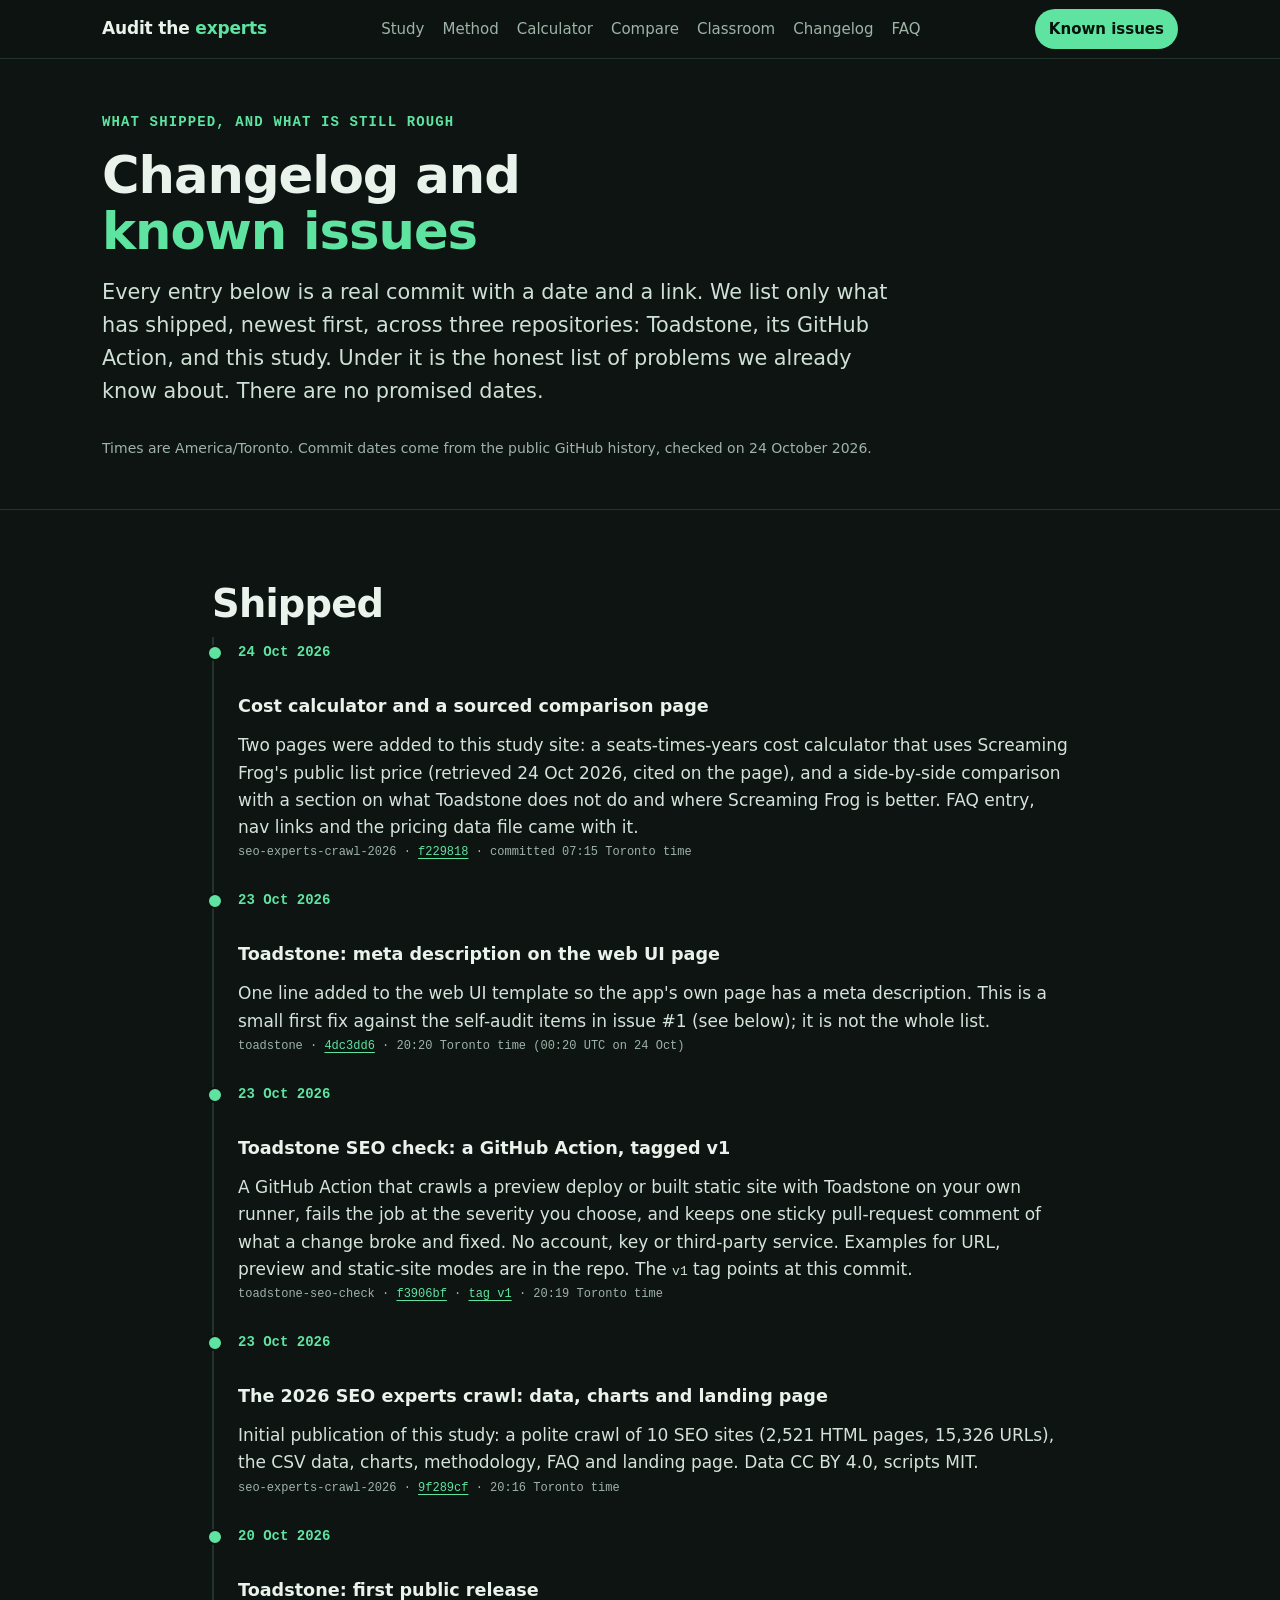
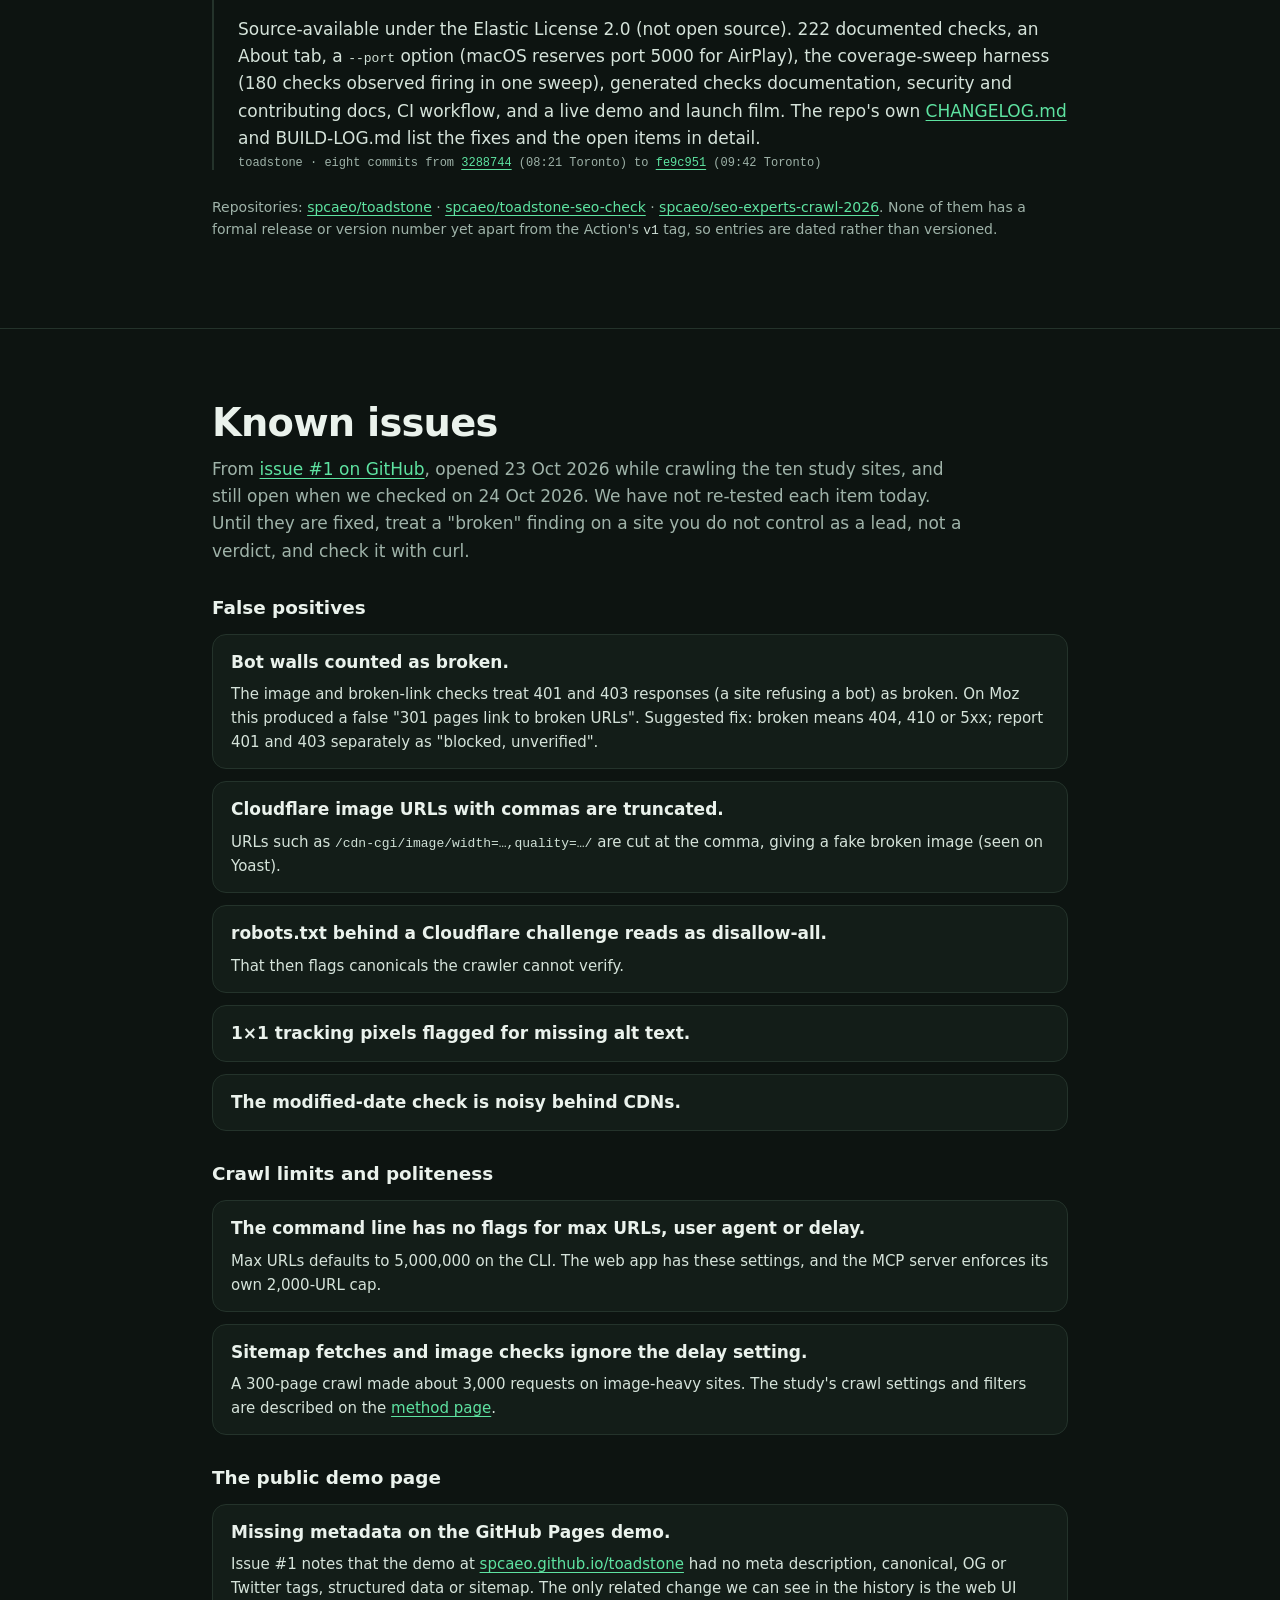
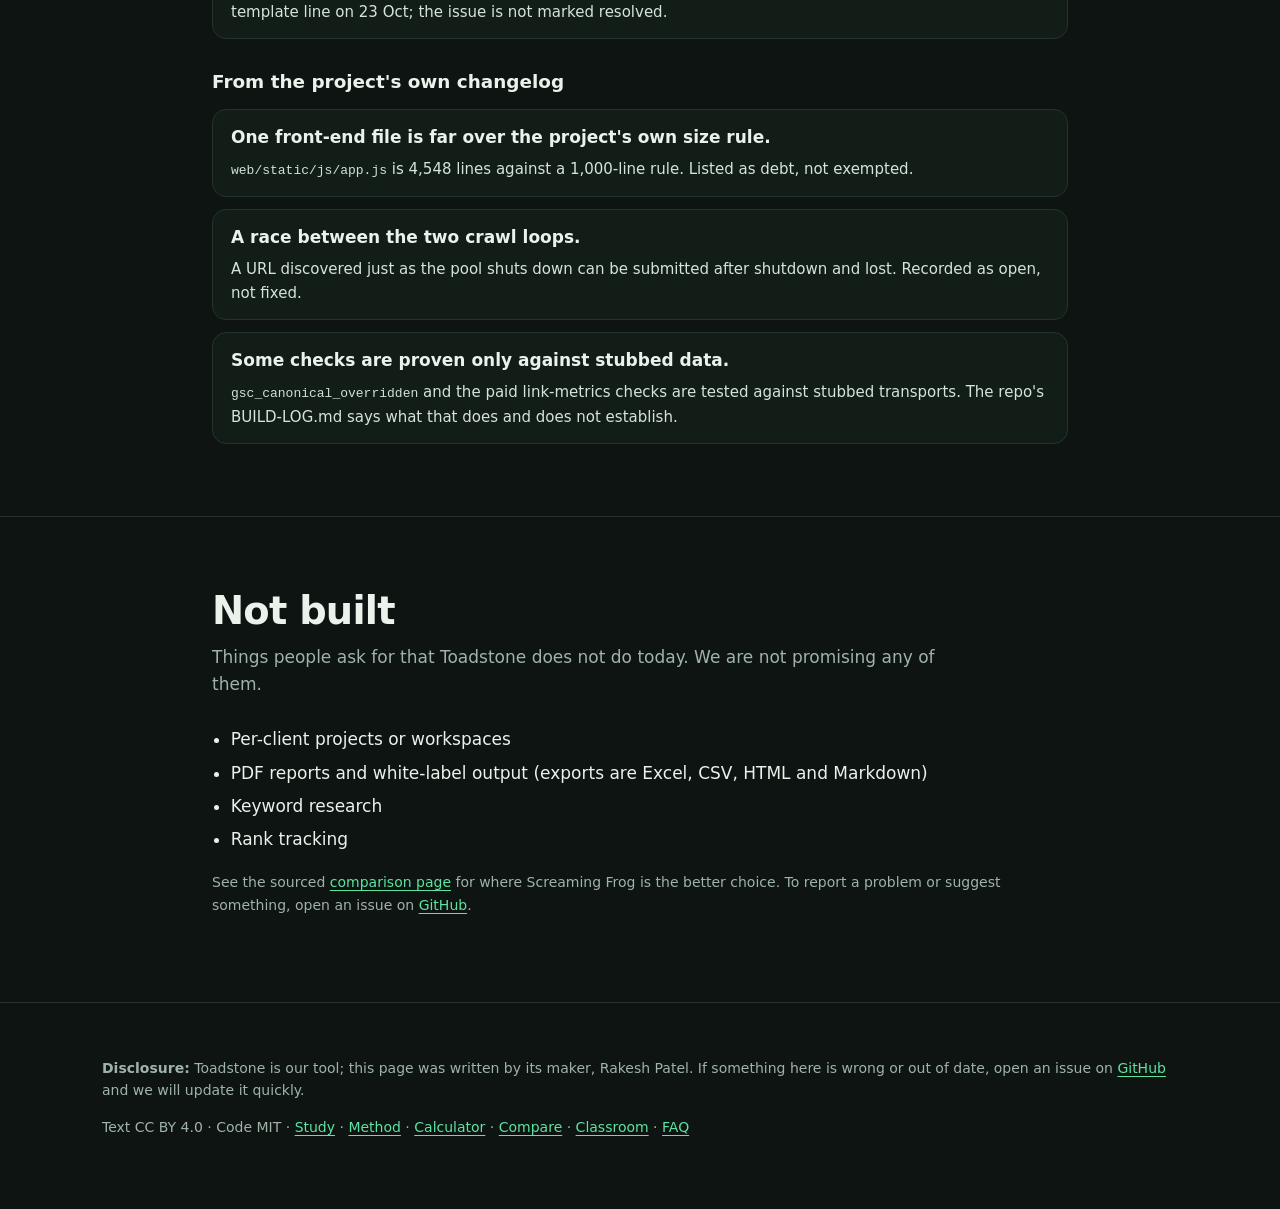
<file: docs/changelog.html>
<!doctype html>
<html lang="en">
<head>
<meta charset="utf-8">
<meta name="viewport" content="width=device-width, initial-scale=1">
<title>Toadstone changelog and known issues</title>
<meta name="description" content="What has actually shipped in Toadstone, its GitHub Action and this study, with dates and links, plus an honest list of known false positives and missing features.">
<link rel="canonical" href="https://spcaeo.github.io/seo-experts-crawl-2026/changelog.html">
<meta http-equiv="Content-Security-Policy" content="default-src 'self'; script-src 'self'; style-src 'self'; img-src 'self' data:; media-src 'self'; connect-src 'self'; font-src 'self'; object-src 'none'; base-uri 'self'; form-action 'none'">
<meta name="referrer" content="strict-origin-when-cross-origin">
<meta name="robots" content="index, follow, max-image-preview:large">
<meta name="author" content="Rakesh Patel">
<meta name="theme-color" content="#0d1411">
<meta name="color-scheme" content="dark">
<link rel="icon" href="favicon.svg" type="image/svg+xml">
<link rel="stylesheet" href="assets/site.css">
<link rel="stylesheet" href="assets/pages.css">
<link rel="sitemap" type="application/xml" href="sitemap.xml">
<meta property="og:type" content="website">
<meta property="og:site_name" content="Toadstone study">
<meta property="og:title" content="Toadstone changelog and known issues">
<meta property="og:description" content="What has actually shipped in Toadstone, its GitHub Action and this study, with dates and links, plus an honest list of known issues.">
<meta property="og:url" content="https://spcaeo.github.io/seo-experts-crawl-2026/changelog.html">
<meta property="og:image" content="https://spcaeo.github.io/seo-experts-crawl-2026/og-image.png">
<meta property="og:image:width" content="1200">
<meta property="og:image:height" content="630">
<meta property="og:image:alt" content="Audit the experts: a Toadstone crawl study of 10 SEO sites.">
<meta property="og:locale" content="en_US">
<meta name="twitter:card" content="summary_large_image">
<meta name="twitter:title" content="Toadstone changelog and known issues">
<meta name="twitter:description" content="What has actually shipped in Toadstone, its GitHub Action and this study, with dates and links, plus an honest list of known issues.">
<meta name="twitter:image" content="https://spcaeo.github.io/seo-experts-crawl-2026/og-image.png">
<meta name="twitter:image:alt" content="Audit the experts: a Toadstone crawl study of 10 SEO sites.">
</head>
<body>
<a class="skip" href="#main">Skip to content</a>
<header class="top"><div class="wrap"><a class="brand" href="index.html">Audit the <span>experts</span></a>
<nav class="links" aria-label="Sections"><a href="index.html">Study</a><a href="methodology.html">Method</a><a href="calculator.html">Calculator</a><a href="compare.html">Compare</a><a href="classroom.html">Classroom</a><a href="changelog.html" aria-current="page">Changelog</a><a href="faq.html">FAQ</a></nav>
<a class="btn sm" href="#known-issues">Known issues</a></div></header>
<main id="main">

<section class="page-hero" aria-labelledby="h1"><div class="wrap">
<p class="kicker">What shipped, and what is still rough</p>
<h1 id="h1">Changelog and <em>known issues</em></h1>
<p class="lede">Every entry below is a real commit with a date and a link. We list only what has shipped, newest first, across three repositories: Toadstone, its GitHub Action, and this study. Under it is the honest list of problems we already know about. There are no promised dates.</p>
<p class="note">Times are America/Toronto. Commit dates come from the public GitHub history, checked on 24 October 2026.</p>
</div></section>

<section id="log" aria-labelledby="log-h"><div class="wrap prose-wide">
<h2 id="log-h">Shipped</h2>
<ol class="log">
<li><time datetime="2026-10-24">24 Oct 2026</time><h3>Cost calculator and a sourced comparison page</h3><p>Two pages were added to this study site: a seats-times-years cost calculator that uses Screaming Frog's public list price (retrieved 24 Oct 2026, cited on the page), and a side-by-side comparison with a section on what Toadstone does not do and where Screaming Frog is better. FAQ entry, nav links and the pricing data file came with it.</p><p class="src">seo-experts-crawl-2026 · <a href="https://github.com/spcaeo/seo-experts-crawl-2026/commit/f229818">f229818</a> · committed 07:15 Toronto time</p></li>
<li><time datetime="2026-10-23">23 Oct 2026</time><h3>Toadstone: meta description on the web UI page</h3><p>One line added to the web UI template so the app's own page has a meta description. This is a small first fix against the self-audit items in issue #1 (see below); it is not the whole list.</p><p class="src">toadstone · <a href="https://github.com/spcaeo/toadstone/commit/4dc3dd6">4dc3dd6</a> · 20:20 Toronto time (00:20 UTC on 24 Oct)</p></li>
<li><time datetime="2026-10-23">23 Oct 2026</time><h3>Toadstone SEO check: a GitHub Action, tagged v1</h3><p>A GitHub Action that crawls a preview deploy or built static site with Toadstone on your own runner, fails the job at the severity you choose, and keeps one sticky pull-request comment of what a change broke and fixed. No account, key or third-party service. Examples for URL, preview and static-site modes are in the repo. The <span class="mono-s">v1</span> tag points at this commit.</p><p class="src">toadstone-seo-check · <a href="https://github.com/spcaeo/toadstone-seo-check/commit/f3906bf">f3906bf</a> · <a href="https://github.com/spcaeo/toadstone-seo-check/tree/v1">tag v1</a> · 20:19 Toronto time</p></li>
<li><time datetime="2026-10-23">23 Oct 2026</time><h3>The 2026 SEO experts crawl: data, charts and landing page</h3><p>Initial publication of this study: a polite crawl of 10 SEO sites (2,521 HTML pages, 15,326 URLs), the CSV data, charts, methodology, FAQ and landing page. Data CC BY 4.0, scripts MIT.</p><p class="src">seo-experts-crawl-2026 · <a href="https://github.com/spcaeo/seo-experts-crawl-2026/commit/9f289cf">9f289cf</a> · 20:16 Toronto time</p></li>
<li><time datetime="2026-10-20">20 Oct 2026</time><h3>Toadstone: first public release</h3><p>Source-available under the Elastic License 2.0 (not open source). 222 documented checks, an About tab, a <span class="mono-s">--port</span> option (macOS reserves port 5000 for AirPlay), the coverage-sweep harness (180 checks observed firing in one sweep), generated checks documentation, security and contributing docs, CI workflow, and a live demo and launch film. The repo's own <a href="https://github.com/spcaeo/toadstone/blob/main/CHANGELOG.md">CHANGELOG.md</a> and BUILD-LOG.md list the fixes and the open items in detail.</p><p class="src">toadstone · eight commits from <a href="https://github.com/spcaeo/toadstone/commit/3288744">3288744</a> (08:21 Toronto) to <a href="https://github.com/spcaeo/toadstone/commit/fe9c951">fe9c951</a> (09:42 Toronto)</p></li>
</ol>
<p class="note">Repositories: <a href="https://github.com/spcaeo/toadstone">spcaeo/toadstone</a> · <a href="https://github.com/spcaeo/toadstone-seo-check">spcaeo/toadstone-seo-check</a> · <a href="https://github.com/spcaeo/seo-experts-crawl-2026">spcaeo/seo-experts-crawl-2026</a>. None of them has a formal release or version number yet apart from the Action's <span class="mono-s">v1</span> tag, so entries are dated rather than versioned.</p>
</div></section>

<section id="known-issues" aria-labelledby="ki-h"><div class="wrap prose-wide">
<h2 id="ki-h">Known issues</h2>
<p class="sub">From <a href="https://github.com/spcaeo/toadstone/issues/1">issue #1 on GitHub</a>, opened 23 Oct 2026 while crawling the ten study sites, and still open when we checked on 24 Oct 2026. We have not re-tested each item today. Until they are fixed, treat a "broken" finding on a site you do not control as a lead, not a verdict, and check it with curl.</p>
<h3>False positives</h3>
<ul class="issue-list">
<li><b>Bot walls counted as broken.</b><p>The image and broken-link checks treat 401 and 403 responses (a site refusing a bot) as broken. On Moz this produced a false "301 pages link to broken URLs". Suggested fix: broken means 404, 410 or 5xx; report 401 and 403 separately as "blocked, unverified".</p></li>
<li><b>Cloudflare image URLs with commas are truncated.</b><p>URLs such as <span class="mono-s">/cdn-cgi/image/width=…,quality=…/</span> are cut at the comma, giving a fake broken image (seen on Yoast).</p></li>
<li><b>robots.txt behind a Cloudflare challenge reads as disallow-all.</b><p>That then flags canonicals the crawler cannot verify.</p></li>
<li><b>1×1 tracking pixels flagged for missing alt text.</b></li>
<li><b>The modified-date check is noisy behind CDNs.</b></li>
</ul>
<h3>Crawl limits and politeness</h3>
<ul class="issue-list">
<li><b>The command line has no flags for max URLs, user agent or delay.</b><p>Max URLs defaults to 5,000,000 on the CLI. The web app has these settings, and the MCP server enforces its own 2,000-URL cap.</p></li>
<li><b>Sitemap fetches and image checks ignore the delay setting.</b><p>A 300-page crawl made about 3,000 requests on image-heavy sites. The study's crawl settings and filters are described on the <a href="methodology.html">method page</a>.</p></li>
</ul>
<h3>The public demo page</h3>
<ul class="issue-list">
<li><b>Missing metadata on the GitHub Pages demo.</b><p>Issue #1 notes that the demo at <a href="https://spcaeo.github.io/toadstone/">spcaeo.github.io/toadstone</a> had no meta description, canonical, OG or Twitter tags, structured data or sitemap. The only related change we can see in the history is the web UI template line on 23 Oct; the issue is not marked resolved.</p></li>
</ul>
<h3>From the project's own changelog</h3>
<ul class="issue-list">
<li><b>One front-end file is far over the project's own size rule.</b><p><span class="mono-s">web/static/js/app.js</span> is 4,548 lines against a 1,000-line rule. Listed as debt, not exempted.</p></li>
<li><b>A race between the two crawl loops.</b><p>A URL discovered just as the pool shuts down can be submitted after shutdown and lost. Recorded as open, not fixed.</p></li>
<li><b>Some checks are proven only against stubbed data.</b><p><span class="mono-s">gsc_canonical_overridden</span> and the paid link-metrics checks are tested against stubbed transports. The repo's BUILD-LOG.md says what that does and does not establish.</p></li>
</ul>
</div></section>

<section id="not-built" aria-labelledby="nb-h"><div class="wrap prose-wide">
<h2 id="nb-h">Not built</h2>
<p class="sub">Things people ask for that Toadstone does not do today. We are not promising any of them.</p>
<ul class="clean">
<li>Per-client projects or workspaces</li><li>PDF reports and white-label output (exports are Excel, CSV, HTML and Markdown)</li><li>Keyword research</li><li>Rank tracking</li></ul>
<p class="note mt">See the sourced <a href="compare.html">comparison page</a> for where Screaming Frog is the better choice. To report a problem or suggest something, open an issue on <a href="https://github.com/spcaeo/toadstone/issues">GitHub</a>.</p>
</div></section>
</main>

<footer><div class="wrap">
<p><b>Disclosure:</b> Toadstone is our tool; this page was written by its maker, Rakesh Patel. If something here is wrong or out of date, open an issue on <a href="https://github.com/spcaeo/seo-experts-crawl-2026/issues">GitHub</a> and we will update it quickly.</p>
<p>Text CC BY 4.0 · Code MIT · <a href="index.html">Study</a> · <a href="methodology.html">Method</a> · <a href="calculator.html">Calculator</a> · <a href="compare.html">Compare</a> · <a href="classroom.html">Classroom</a> · <a href="faq.html">FAQ</a></p>
</div></footer>
</body></html>
</file>
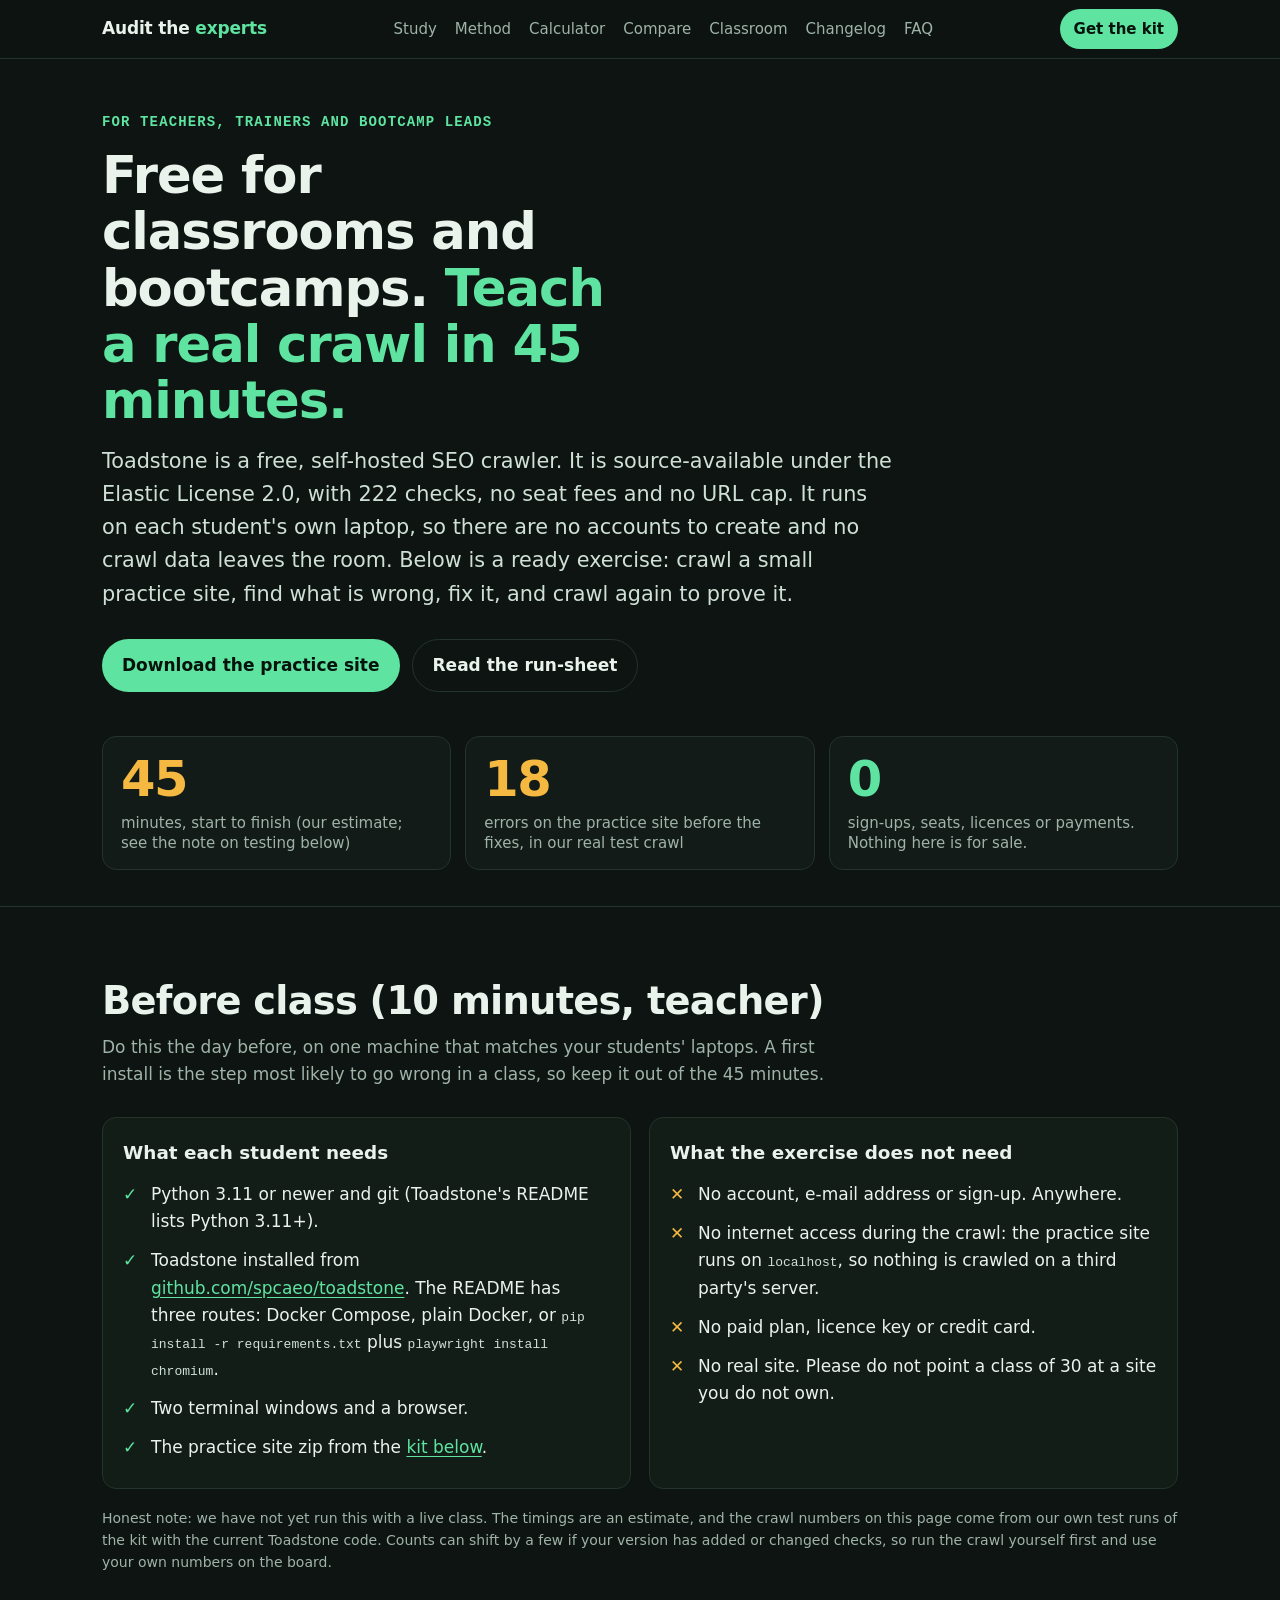
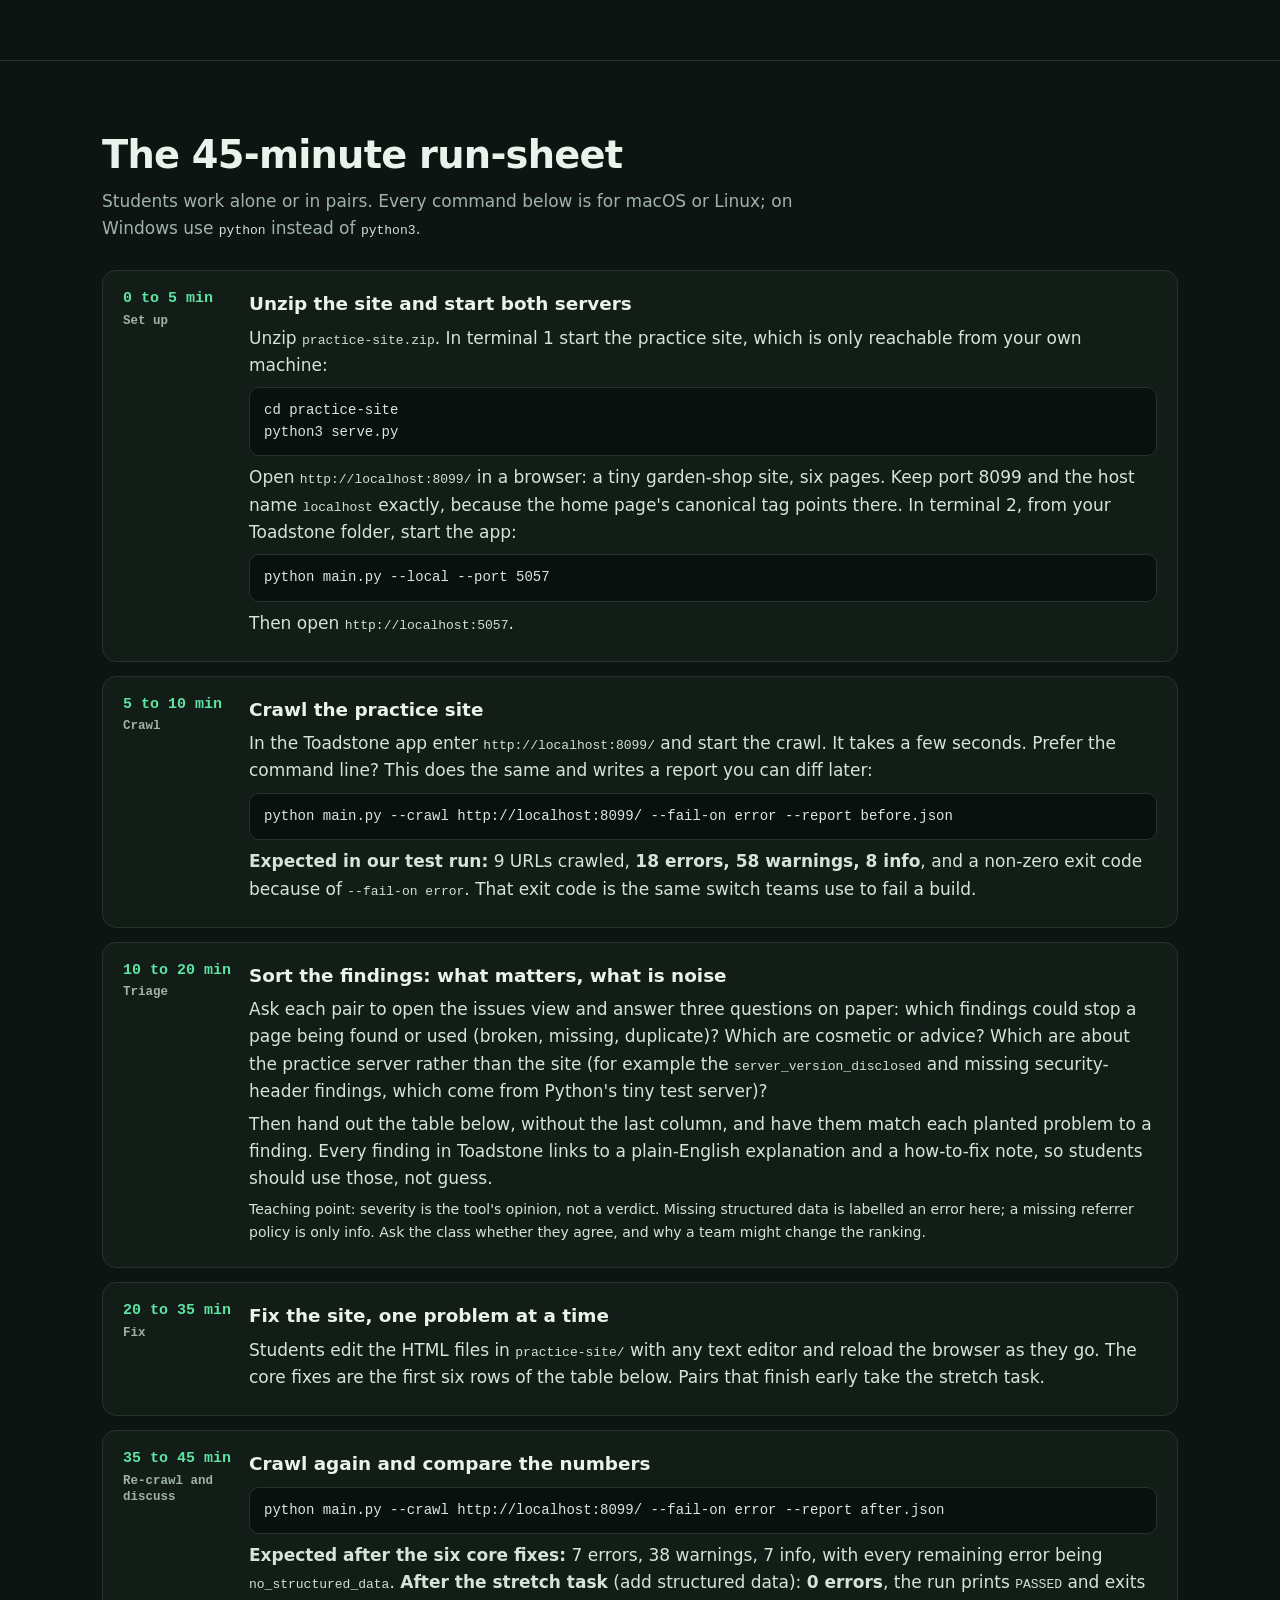
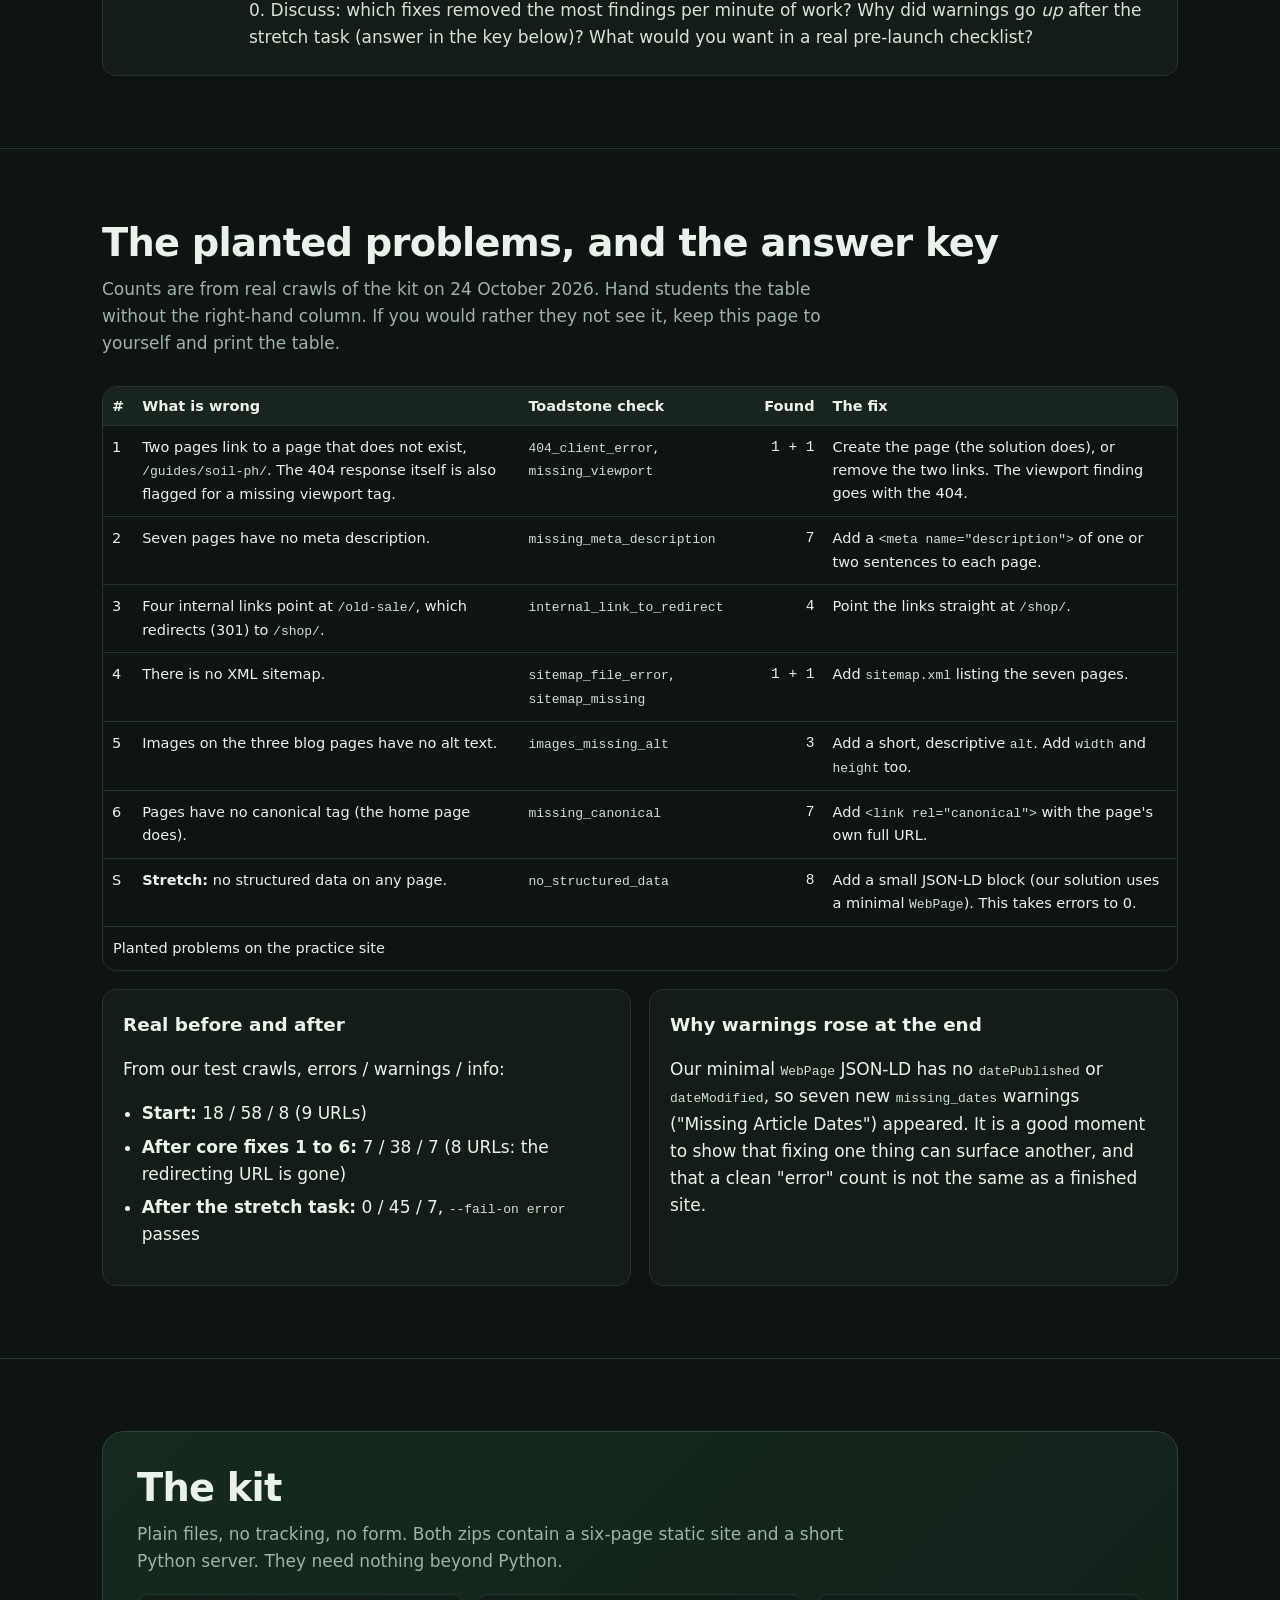
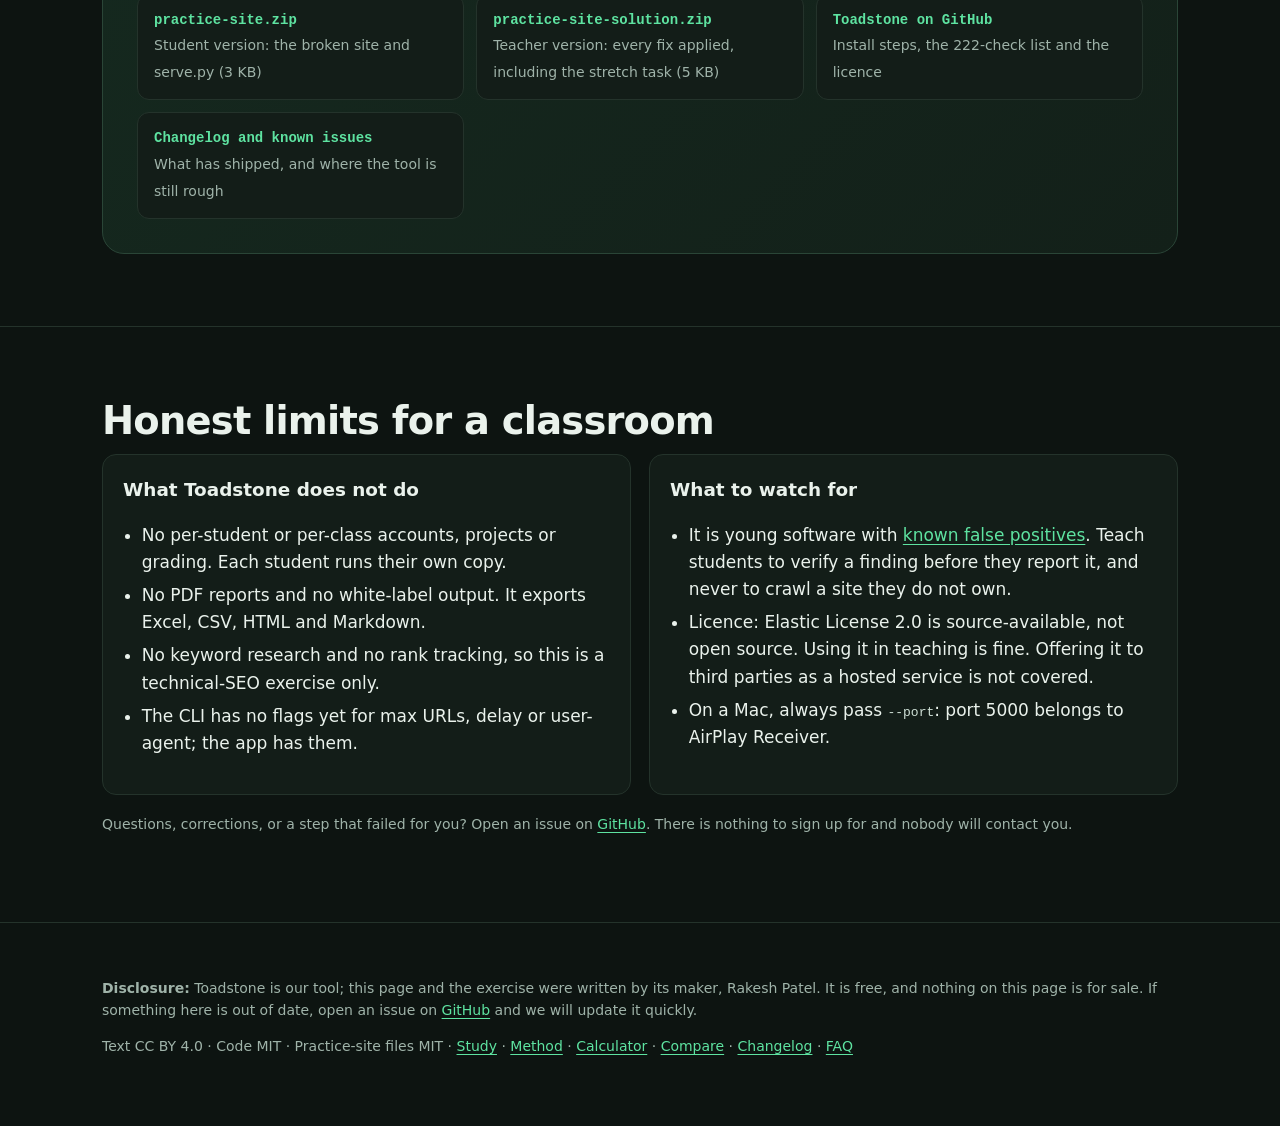
<file: docs/classroom.html>
<!doctype html>
<html lang="en">
<head>
<meta charset="utf-8">
<meta name="viewport" content="width=device-width, initial-scale=1">
<title>Toadstone for classrooms and bootcamps: a free 45-minute SEO audit exercise</title>
<meta name="description" content="Teach technical SEO with a free, self-hosted crawler. A ready 45-minute exercise: crawl a practice site, find 18 errors, fix them, re-crawl. No sign-up, no seat fees, nothing to buy.">
<link rel="canonical" href="https://spcaeo.github.io/seo-experts-crawl-2026/classroom.html">
<meta http-equiv="Content-Security-Policy" content="default-src 'self'; script-src 'self'; style-src 'self'; img-src 'self' data:; media-src 'self'; connect-src 'self'; font-src 'self'; object-src 'none'; base-uri 'self'; form-action 'none'">
<meta name="referrer" content="strict-origin-when-cross-origin">
<meta name="robots" content="index, follow, max-image-preview:large">
<meta name="author" content="Rakesh Patel">
<meta name="theme-color" content="#0d1411">
<meta name="color-scheme" content="dark">
<link rel="icon" href="favicon.svg" type="image/svg+xml">
<link rel="stylesheet" href="assets/site.css">
<link rel="stylesheet" href="assets/pages.css">
<link rel="sitemap" type="application/xml" href="sitemap.xml">
<meta property="og:type" content="website">
<meta property="og:site_name" content="Toadstone study">
<meta property="og:title" content="Toadstone for classrooms and bootcamps: a free 45-minute SEO audit exercise">
<meta property="og:description" content="A free, self-hosted crawler and a ready 45-minute exercise: crawl a practice site, find 18 errors, fix them, re-crawl. No sign-up, nothing to buy.">
<meta property="og:url" content="https://spcaeo.github.io/seo-experts-crawl-2026/classroom.html">
<meta property="og:image" content="https://spcaeo.github.io/seo-experts-crawl-2026/og-image.png">
<meta property="og:image:width" content="1200">
<meta property="og:image:height" content="630">
<meta property="og:image:alt" content="Audit the experts: a Toadstone crawl study of 10 SEO sites.">
<meta property="og:locale" content="en_US">
<meta name="twitter:card" content="summary_large_image">
<meta name="twitter:title" content="Toadstone for classrooms and bootcamps: a free 45-minute SEO audit exercise">
<meta name="twitter:description" content="A free, self-hosted crawler and a ready 45-minute exercise: crawl a practice site, find 18 errors, fix them, re-crawl. No sign-up, nothing to buy.">
<meta name="twitter:image" content="https://spcaeo.github.io/seo-experts-crawl-2026/og-image.png">
<meta name="twitter:image:alt" content="Audit the experts: a Toadstone crawl study of 10 SEO sites.">
<script type="application/ld+json">{"@context": "https://schema.org", "@type": "LearningResource", "name": "Toadstone classroom exercise: crawl a practice site, find issues, fix them (45 minutes)", "description": "A 45-minute technical SEO exercise for classrooms and bootcamps using the free, self-hosted Toadstone crawler and a practice site that runs on the student's own machine.", "url": "https://spcaeo.github.io/seo-experts-crawl-2026/classroom.html", "learningResourceType": "Exercise", "educationalLevel": "Beginner", "timeRequired": "PT45M", "teaches": "Technical SEO audits: meta descriptions, canonicals, broken links, redirects, sitemaps, alt text", "isAccessibleForFree": true, "inLanguage": "en", "author": {"@type": "Person", "name": "Rakesh Patel", "url": "https://github.com/spcaeo"}, "publisher": {"@type": "Organization", "name": "Toadstone", "url": "https://spcaeo.github.io/toadstone/"}}</script>
</head>
<body>
<a class="skip" href="#main">Skip to content</a>
<header class="top"><div class="wrap"><a class="brand" href="index.html">Audit the <span>experts</span></a>
<nav class="links" aria-label="Sections"><a href="index.html">Study</a><a href="methodology.html">Method</a><a href="calculator.html">Calculator</a><a href="compare.html">Compare</a><a href="classroom.html" aria-current="page">Classroom</a><a href="changelog.html">Changelog</a><a href="faq.html">FAQ</a></nav>
<a class="btn sm" href="#kit">Get the kit</a></div></header>
<main id="main">

<section class="page-hero" aria-labelledby="h1"><div class="wrap">
<p class="kicker">For teachers, trainers and bootcamp leads</p>
<h1 id="h1">Free for classrooms and bootcamps. <em>Teach a real crawl in 45 minutes.</em></h1>
<p class="lede">Toadstone is a free, self-hosted SEO crawler. It is source-available under the Elastic License 2.0, with 222 checks, no seat fees and no URL cap. It runs on each student's own laptop, so there are no accounts to create and no crawl data leaves the room. Below is a ready exercise: crawl a small practice site, find what is wrong, fix it, and crawl again to prove it.</p>
<div class="cta-row"><a class="btn" href="#kit">Download the practice site</a><a class="btn ghost" href="#runsheet">Read the run-sheet</a></div>
<ul class="stats three">
<li class="stat"><b>45</b><span>minutes, start to finish (our estimate; see the note on testing below)</span></li>
<li class="stat"><b>18</b><span>errors on the practice site before the fixes, in our real test crawl</span></li>
<li class="stat good"><b>0</b><span>sign-ups, seats, licences or payments. Nothing here is for sale.</span></li>
</ul>
</div></section>

<section id="prep" aria-labelledby="prep-h"><div class="wrap">
<h2 id="prep-h">Before class (10 minutes, teacher)</h2>
<p class="sub">Do this the day before, on one machine that matches your students' laptops. A first install is the step most likely to go wrong in a class, so keep it out of the 45 minutes.</p>
<div class="grid2">
<div class="panel"><h3>What each student needs</h3>
<ul class="checklist">
<li>Python 3.11 or newer and git (Toadstone's README lists Python 3.11+).</li>
<li>Toadstone installed from <a href="https://github.com/spcaeo/toadstone">github.com/spcaeo/toadstone</a>. The README has three routes: Docker Compose, plain Docker, or <span class="mono-s">pip install -r requirements.txt</span> plus <span class="mono-s">playwright install chromium</span>.</li>
<li>Two terminal windows and a browser.</li>
<li>The practice site zip from the <a href="#kit">kit below</a>.</li></ul></div>
<div class="panel"><h3>What the exercise does not need</h3>
<ul class="checklist no">
<li>No account, e-mail address or sign-up. Anywhere.</li>
<li>No internet access during the crawl: the practice site runs on <span class="mono-s">localhost</span>, so nothing is crawled on a third party's server.</li>
<li>No paid plan, licence key or credit card.</li>
<li>No real site. Please do not point a class of 30 at a site you do not own.</li></ul></div>
</div>
<p class="note mt">Honest note: we have not yet run this with a live class. The timings are an estimate, and the crawl numbers on this page come from our own test runs of the kit with the current Toadstone code. Counts can shift by a few if your version has added or changed checks, so run the crawl yourself first and use your own numbers on the board.</p>
</div></section>

<section id="runsheet" aria-labelledby="run-h"><div class="wrap">
<h2 id="run-h">The 45-minute run-sheet</h2>
<p class="sub">Students work alone or in pairs. Every command below is for macOS or Linux; on Windows use <span class="mono-s">python</span> instead of <span class="mono-s">python3</span>.</p>
<ol class="run">

<li><div class="t">0 to 5 min<small>Set up</small></div><div>
<h3>Unzip the site and start both servers</h3>
<p>Unzip <span class="mono-s">practice-site.zip</span>. In terminal 1 start the practice site, which is only reachable from your own machine:</p>
<pre class="cmd">cd practice-site
python3 serve.py</pre>
<p>Open <span class="mono-s">http://localhost:8099/</span> in a browser: a tiny garden-shop site, six pages. Keep port 8099 and the host name <span class="mono-s">localhost</span> exactly, because the home page's canonical tag points there. In terminal 2, from your Toadstone folder, start the app:</p>
<pre class="cmd">python main.py --local --port 5057</pre>
<p>Then open <span class="mono-s">http://localhost:5057</span>.</p></div></li>

<li><div class="t">5 to 10 min<small>Crawl</small></div><div>
<h3>Crawl the practice site</h3>
<p>In the Toadstone app enter <span class="mono-s">http://localhost:8099/</span> and start the crawl. It takes a few seconds. Prefer the command line? This does the same and writes a report you can diff later:</p>
<pre class="cmd">python main.py --crawl http://localhost:8099/ --fail-on error --report before.json</pre>
<p><b>Expected in our test run:</b> 9 URLs crawled, <b>18 errors, 58 warnings, 8 info</b>, and a non-zero exit code because of <span class="mono-s">--fail-on error</span>. That exit code is the same switch teams use to fail a build.</p></div></li>

<li><div class="t">10 to 20 min<small>Triage</small></div><div>
<h3>Sort the findings: what matters, what is noise</h3>
<p>Ask each pair to open the issues view and answer three questions on paper: which findings could stop a page being found or used (broken, missing, duplicate)? Which are cosmetic or advice? Which are about the practice server rather than the site (for example the <span class="mono-s">server_version_disclosed</span> and missing security-header findings, which come from Python's tiny test server)?</p>
<p>Then hand out the table below, without the last column, and have them match each planted problem to a finding. Every finding in Toadstone links to a plain-English explanation and a how-to-fix note, so students should use those, not guess.</p>
<p class="note">Teaching point: severity is the tool's opinion, not a verdict. Missing structured data is labelled an error here; a missing referrer policy is only info. Ask the class whether they agree, and why a team might change the ranking.</p></div></li>

<li><div class="t">20 to 35 min<small>Fix</small></div><div>
<h3>Fix the site, one problem at a time</h3>
<p>Students edit the HTML files in <span class="mono-s">practice-site/</span> with any text editor and reload the browser as they go. The core fixes are the first six rows of the table below. Pairs that finish early take the stretch task.</p></div></li>

<li><div class="t">35 to 45 min<small>Re-crawl and discuss</small></div><div>
<h3>Crawl again and compare the numbers</h3>
<pre class="cmd">python main.py --crawl http://localhost:8099/ --fail-on error --report after.json</pre>
<p><b>Expected after the six core fixes:</b> 7 errors, 38 warnings, 7 info, with every remaining error being <span class="mono-s">no_structured_data</span>. <b>After the stretch task</b> (add structured data): <b>0 errors</b>, the run prints <span class="mono-s">PASSED</span> and exits 0. Discuss: which fixes removed the most findings per minute of work? Why did warnings go <em>up</em> after the stretch task (answer in the key below)? What would you want in a real pre-launch checklist?</p></div></li>
</ol>
</div></section>

<section id="key" aria-labelledby="key-h"><div class="wrap">
<h2 id="key-h">The planted problems, and the answer key</h2>
<p class="sub">Counts are from real crawls of the kit on 24 October 2026. Hand students the table without the right-hand column. If you would rather they not see it, keep this page to yourself and print the table.</p>
<div class="tablewrap"><table class="ans"><caption>Planted problems on the practice site</caption>
<thead><tr><th scope="col">#</th><th scope="col">What is wrong</th><th scope="col">Toadstone check</th><th scope="col">Found</th><th scope="col">The fix</th></tr></thead>
<tbody>
<tr><td>1</td><td>Two pages link to a page that does not exist, <span class="mono-s">/guides/soil-ph/</span>. The 404 response itself is also flagged for a missing viewport tag.</td><td><span class="mono-s">404_client_error</span>, <span class="mono-s">missing_viewport</span></td><td class="num">1 + 1</td><td>Create the page (the solution does), or remove the two links. The viewport finding goes with the 404.</td></tr>
<tr><td>2</td><td>Seven pages have no meta description.</td><td><span class="mono-s">missing_meta_description</span></td><td class="num">7</td><td>Add a <span class="mono-s">&lt;meta name="description"&gt;</span> of one or two sentences to each page.</td></tr>
<tr><td>3</td><td>Four internal links point at <span class="mono-s">/old-sale/</span>, which redirects (301) to <span class="mono-s">/shop/</span>.</td><td><span class="mono-s">internal_link_to_redirect</span></td><td class="num">4</td><td>Point the links straight at <span class="mono-s">/shop/</span>.</td></tr>
<tr><td>4</td><td>There is no XML sitemap.</td><td><span class="mono-s">sitemap_file_error</span>, <span class="mono-s">sitemap_missing</span></td><td class="num">1 + 1</td><td>Add <span class="mono-s">sitemap.xml</span> listing the seven pages.</td></tr>
<tr><td>5</td><td>Images on the three blog pages have no alt text.</td><td><span class="mono-s">images_missing_alt</span></td><td class="num">3</td><td>Add a short, descriptive <span class="mono-s">alt</span>. Add <span class="mono-s">width</span> and <span class="mono-s">height</span> too.</td></tr>
<tr><td>6</td><td>Pages have no canonical tag (the home page does).</td><td><span class="mono-s">missing_canonical</span></td><td class="num">7</td><td>Add <span class="mono-s">&lt;link rel="canonical"&gt;</span> with the page's own full URL.</td></tr>
<tr><td>S</td><td><b>Stretch:</b> no structured data on any page.</td><td><span class="mono-s">no_structured_data</span></td><td class="num">8</td><td>Add a small JSON-LD block (our solution uses a minimal <span class="mono-s">WebPage</span>). This takes errors to 0.</td></tr>
</tbody></table></div>
<div class="grid2 mt">
<div class="panel"><h3>Real before and after</h3>
<p class="tight">From our test crawls, errors / warnings / info:</p>
<ul class="clean"><li><b>Start:</b> 18 / 58 / 8 (9 URLs)</li><li><b>After core fixes 1 to 6:</b> 7 / 38 / 7 (8 URLs: the redirecting URL is gone)</li><li><b>After the stretch task:</b> 0 / 45 / 7, <span class="mono-s">--fail-on error</span> passes</li></ul></div>
<div class="panel"><h3>Why warnings rose at the end</h3>
<p>Our minimal <span class="mono-s">WebPage</span> JSON-LD has no <span class="mono-s">datePublished</span> or <span class="mono-s">dateModified</span>, so seven new <span class="mono-s">missing_dates</span> warnings ("Missing Article Dates") appeared. It is a good moment to show that fixing one thing can surface another, and that a clean "error" count is not the same as a finished site.</p></div>
</div>
</div></section>

<section id="kit" aria-labelledby="kit-h"><div class="wrap"><div class="cta">
<h2 id="kit-h">The kit</h2>
<p class="sub tight">Plain files, no tracking, no form. Both zips contain a six-page static site and a short Python server. They need nothing beyond Python.</p>
<div class="dl two mt">
<a href="classroom/practice-site.zip"><b>practice-site.zip</b><span>Student version: the broken site and serve.py (3 KB)</span></a>
<a href="classroom/practice-site-solution.zip"><b>practice-site-solution.zip</b><span>Teacher version: every fix applied, including the stretch task (5 KB)</span></a>
<a href="https://github.com/spcaeo/toadstone"><b>Toadstone on GitHub</b><span>Install steps, the 222-check list and the licence</span></a>
<a href="changelog.html"><b>Changelog and known issues</b><span>What has shipped, and where the tool is still rough</span></a>
</div></div></div></section>

<section id="limits" aria-labelledby="lim-h"><div class="wrap">
<h2 id="lim-h">Honest limits for a classroom</h2>
<div class="grid2">
<div class="panel"><h3>What Toadstone does not do</h3>
<ul class="clean">
<li>No per-student or per-class accounts, projects or grading. Each student runs their own copy.</li>
<li>No PDF reports and no white-label output. It exports Excel, CSV, HTML and Markdown.</li>
<li>No keyword research and no rank tracking, so this is a technical-SEO exercise only.</li>
<li>The CLI has no flags yet for max URLs, delay or user-agent; the app has them.</li></ul></div>
<div class="panel"><h3>What to watch for</h3>
<ul class="clean">
<li>It is young software with <a href="changelog.html#known-issues">known false positives</a>. Teach students to verify a finding before they report it, and never to crawl a site they do not own.</li>
<li>Licence: Elastic License 2.0 is source-available, not open source. Using it in teaching is fine. Offering it to third parties as a hosted service is not covered.</li>
<li>On a Mac, always pass <span class="mono-s">--port</span>: port 5000 belongs to AirPlay Receiver.</li></ul></div>
</div>
<p class="note mt">Questions, corrections, or a step that failed for you? Open an issue on <a href="https://github.com/spcaeo/toadstone/issues">GitHub</a>. There is nothing to sign up for and nobody will contact you.</p>
</div></section>
</main>

<footer><div class="wrap">
<p><b>Disclosure:</b> Toadstone is our tool; this page and the exercise were written by its maker, Rakesh Patel. It is free, and nothing on this page is for sale. If something here is out of date, open an issue on <a href="https://github.com/spcaeo/seo-experts-crawl-2026/issues">GitHub</a> and we will update it quickly.</p>
<p>Text CC BY 4.0 · Code MIT · Practice-site files MIT · <a href="index.html">Study</a> · <a href="methodology.html">Method</a> · <a href="calculator.html">Calculator</a> · <a href="compare.html">Compare</a> · <a href="changelog.html">Changelog</a> · <a href="faq.html">FAQ</a></p>
</div></footer>
</body></html>
</file>
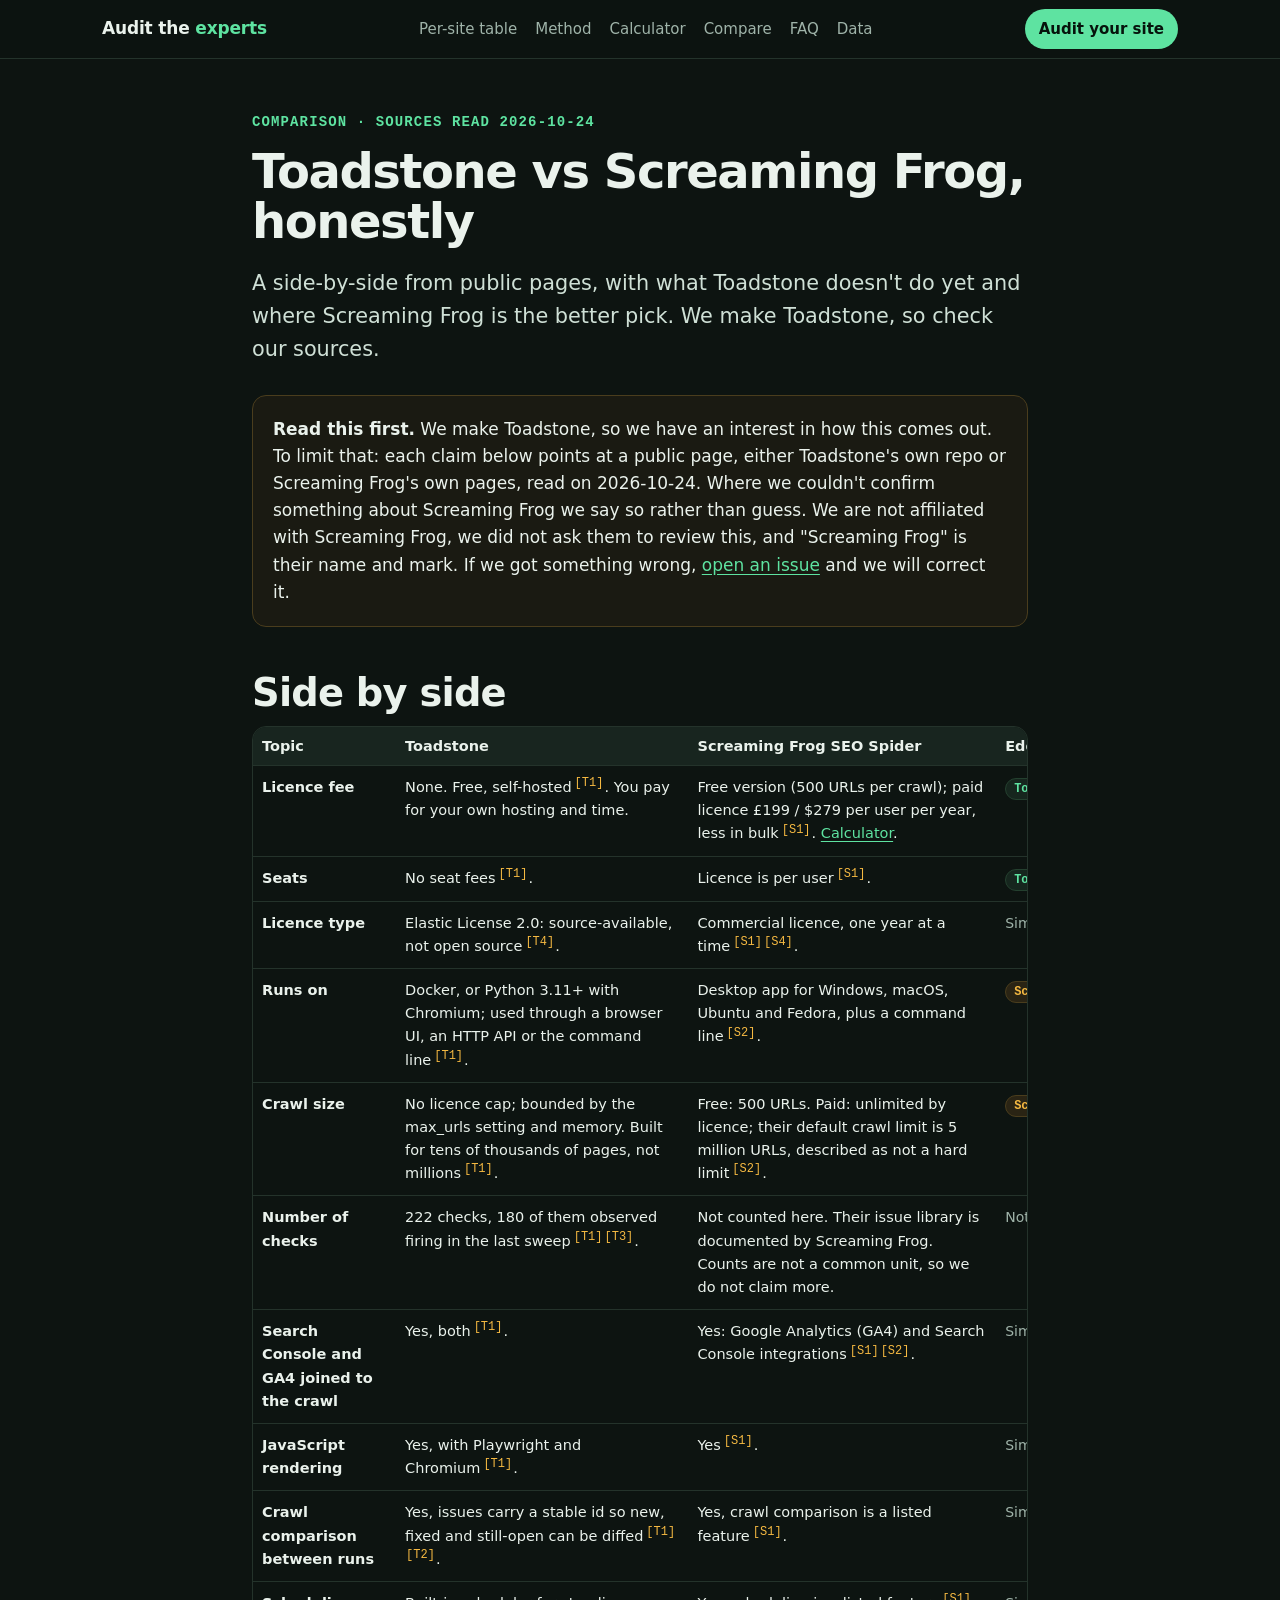
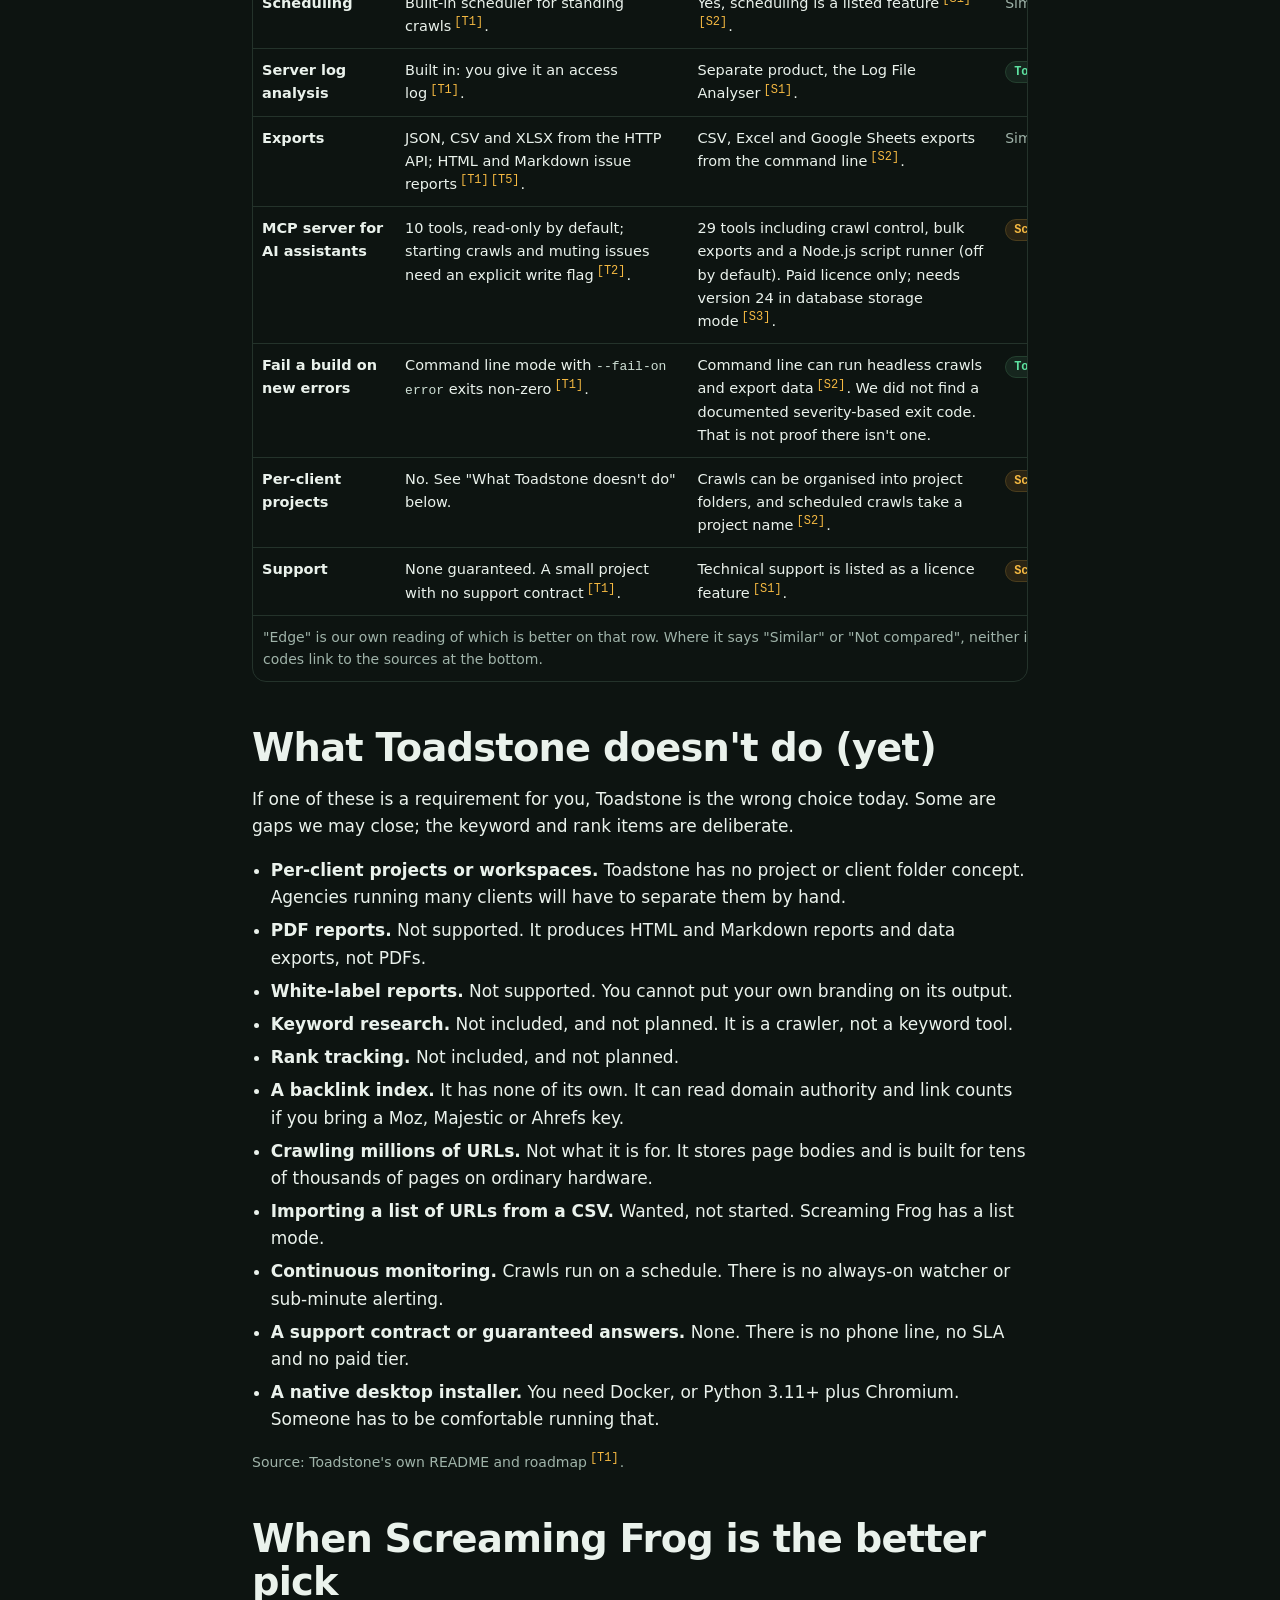
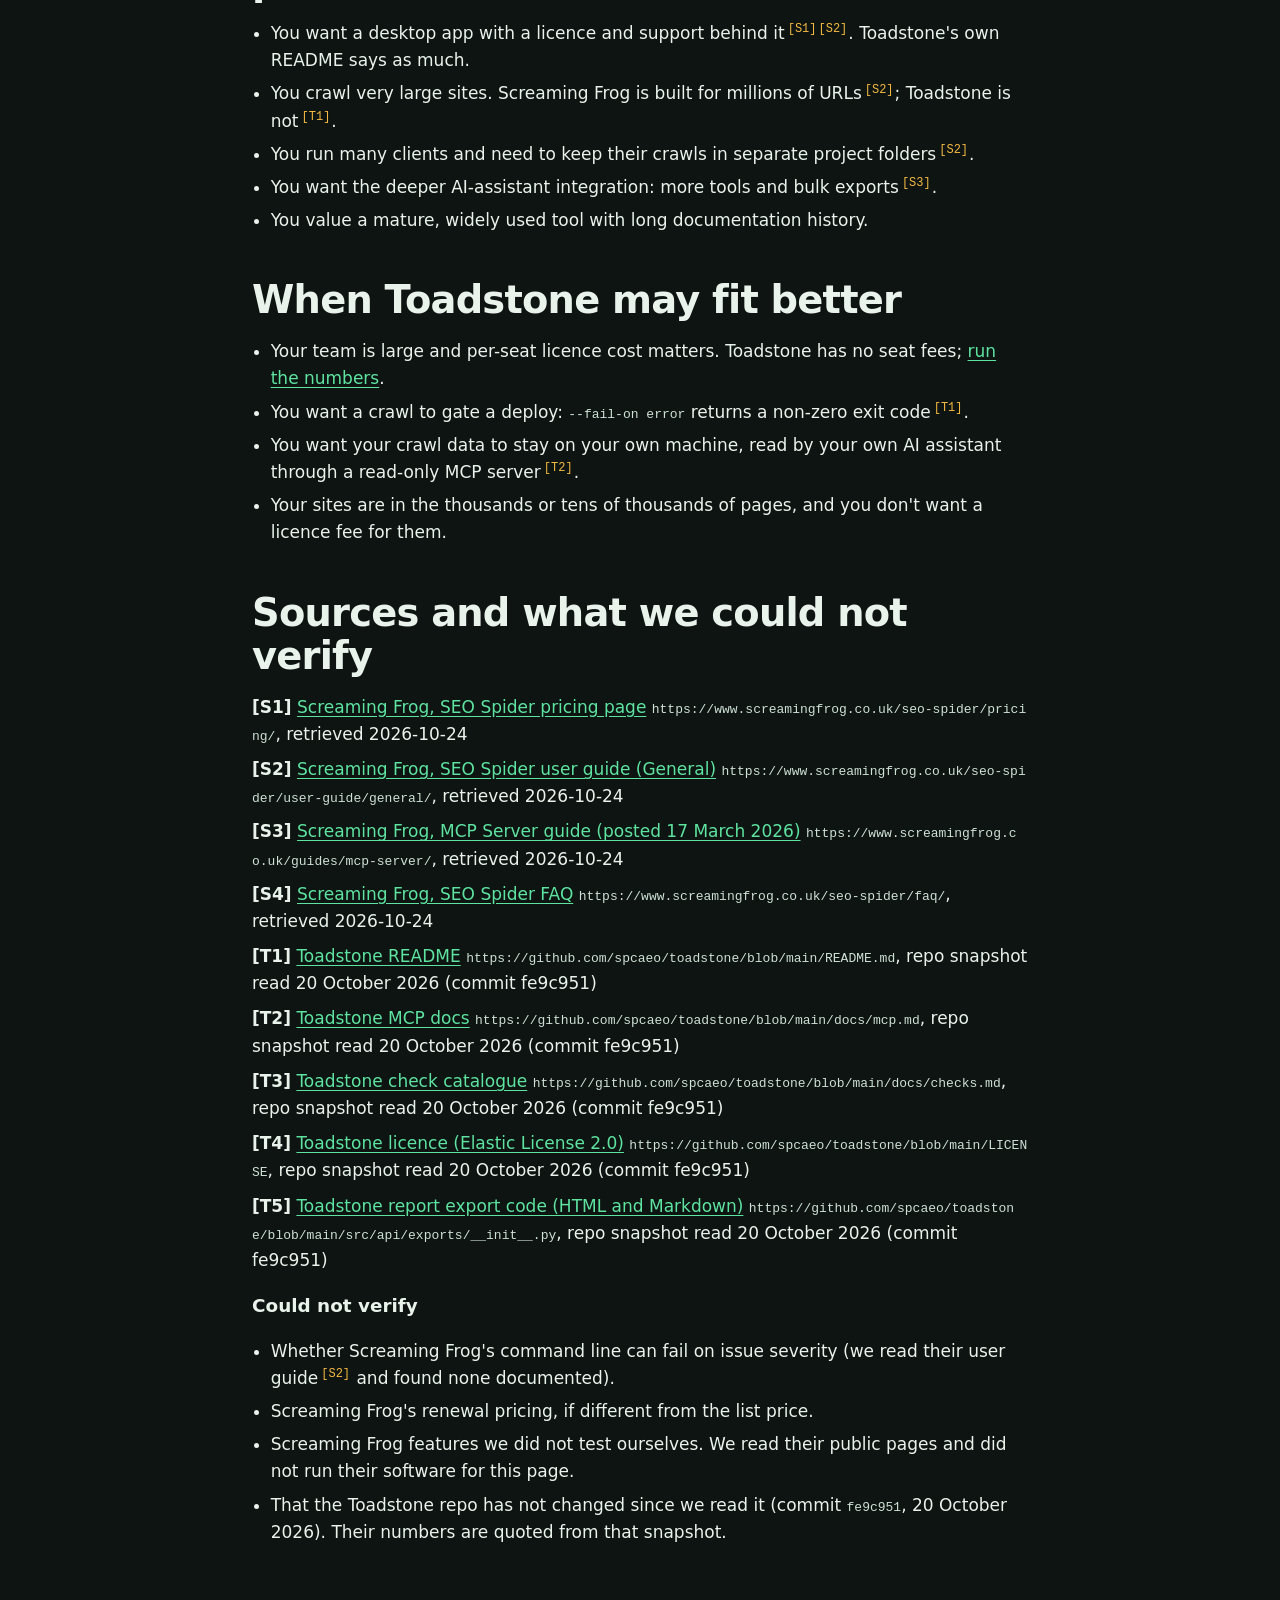
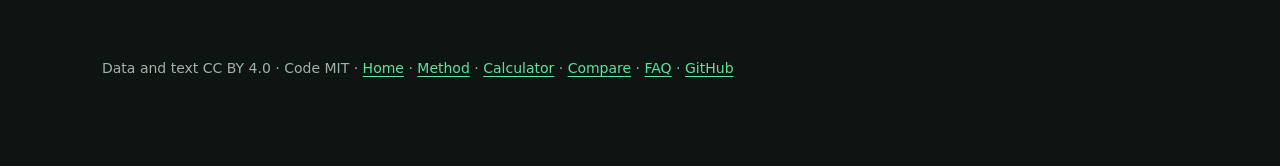
<file: docs/compare.html>
<!doctype html>
<html lang="en" class="no-js">
<head>
<meta charset="utf-8">
<meta name="viewport" content="width=device-width, initial-scale=1">
<title>Toadstone vs Screaming Frog, honestly</title>
<meta name="description" content="An honest Toadstone vs Screaming Frog comparison: price, scale, MCP, CI and exports, with sources, plus a section on what Toadstone does not do yet.">
<link rel="canonical" href="https://spcaeo.github.io/seo-experts-crawl-2026/compare.html">
<meta http-equiv="Content-Security-Policy" content="default-src 'self'; script-src 'self'; style-src 'self'; img-src 'self' data:; media-src 'self'; connect-src 'self'; font-src 'self'; object-src 'none'; base-uri 'self'; form-action 'none'">
<meta name="referrer" content="strict-origin-when-cross-origin">
<meta name="robots" content="index, follow, max-image-preview:large">
<meta name="author" content="Rakesh Patel">
<meta name="theme-color" content="#0d1411">
<meta name="color-scheme" content="dark">
<link rel="icon" href="favicon.svg" type="image/svg+xml">
<link rel="stylesheet" href="assets/site.css">
<link rel="sitemap" type="application/xml" href="sitemap.xml">
<meta property="og:type" content="article">
<meta property="og:site_name" content="Toadstone study">
<meta property="og:title" content="Toadstone vs Screaming Frog, honestly">
<meta property="og:description" content="An honest Toadstone vs Screaming Frog comparison: price, scale, MCP, CI and exports, with sources, plus a section on what Toadstone does not do yet.">
<meta property="og:url" content="https://spcaeo.github.io/seo-experts-crawl-2026/compare.html">
<meta property="og:image" content="https://spcaeo.github.io/seo-experts-crawl-2026/og-image.png">
<meta property="og:image:width" content="1200">
<meta property="og:image:height" content="630">
<meta property="og:image:alt" content="We crawled 10 of the best-known SEO sites: 2,521 pages, 3 broken URLs.">
<meta property="og:locale" content="en_US">
<meta property="article:published_time" content="2026-10-24T07:00:00-04:00">
<meta property="article:modified_time" content="2026-10-24T07:00:00-04:00">
<meta name="twitter:card" content="summary_large_image">
<meta name="twitter:title" content="Toadstone vs Screaming Frog, honestly">
<meta name="twitter:description" content="An honest Toadstone vs Screaming Frog comparison: price, scale, MCP, CI and exports, with sources, plus a section on what Toadstone does not do yet.">
<meta name="twitter:image" content="https://spcaeo.github.io/seo-experts-crawl-2026/og-image.png">
<meta name="twitter:image:alt" content="We crawled 10 of the best-known SEO sites: 2,521 pages, 3 broken URLs.">
<script type="application/ld+json">{"@context": "https://schema.org", "@type": "TechArticle", "headline": "Toadstone vs Screaming Frog, honestly", "description": "An honest Toadstone vs Screaming Frog comparison: price, scale, MCP, CI and exports, with sources, plus a section on what Toadstone does not do yet.", "url": "https://spcaeo.github.io/seo-experts-crawl-2026/compare.html", "mainEntityOfPage": "https://spcaeo.github.io/seo-experts-crawl-2026/compare.html", "datePublished": "2026-10-24T07:00:00-04:00", "dateModified": "2026-10-24T07:00:00-04:00", "author": {"@type": "Person", "name": "Rakesh Patel", "url": "https://github.com/spcaeo"}}</script>
</head>
<body>
<a class="skip" href="#main">Skip to content</a>
<header class="top"><div class="wrap"><a class="brand" href="https://spcaeo.github.io/seo-experts-crawl-2026/">Audit the <span>experts</span></a>
<nav class="links" aria-label="Sections"><a href="https://spcaeo.github.io/seo-experts-crawl-2026/#sites">Per-site table</a><a href="methodology.html">Method</a><a href="calculator.html">Calculator</a><a href="compare.html">Compare</a><a href="faq.html">FAQ</a><a href="https://spcaeo.github.io/seo-experts-crawl-2026/#data">Data</a></nav>
<a class="btn sm" href="https://spcaeo.github.io/seo-experts-crawl-2026/#run">Audit your site</a></div></header>
<main id="main"><div class="wrap prose">
<p class="kicker">Comparison · sources read 2026-10-24</p>
<h1 class="h1s">Toadstone vs Screaming Frog, honestly</h1>
<p class="lede">A side-by-side from public pages, with what Toadstone doesn't do yet and where Screaming Frog is the better pick. We make Toadstone, so check our sources.</p>
<div class="panel disclose"><p><b>Read this first.</b> We make Toadstone, so we have an interest in how this comes out. To limit that: each claim below points at a public page, either Toadstone's own repo or Screaming Frog's own pages, read on 2026-10-24. Where we couldn't confirm something about Screaming Frog we say so rather than guess. We are not affiliated with Screaming Frog, we did not ask them to review this, and "Screaming Frog" is their name and mark. If we got something wrong, <a href="https://github.com/spcaeo/seo-experts-crawl-2026/issues">open an issue</a> and we will correct it.</p></div>
<h2>Side by side</h2>
<div class="tablewrap"><table class="plain cmp"><caption class="note">"Edge" is our own reading of which is better on that row. Where it says "Similar" or "Not compared", neither is. Bracketed codes link to the sources at the bottom.</caption>
<thead><tr><th scope="col">Topic</th><th scope="col">Toadstone</th><th scope="col">Screaming Frog SEO Spider</th><th scope="col">Edge</th></tr></thead>
<tbody><tr><th scope="row">Licence fee</th><td class="why">None. Free, self-hosted<sup class="cite"><a href="#src-t1" aria-label="Source T1">[T1]</a></sup>. You pay for your own hosting and time.</td><td class="why">Free version (500 URLs per crawl); paid licence £199 / $279 per user per year, less in bulk<sup class="cite"><a href="#src-s1" aria-label="Source S1">[S1]</a></sup>. <a href="calculator.html">Calculator</a>.</td><td><span class="pill ok">Toadstone</span></td></tr><tr><th scope="row">Seats</th><td class="why">No seat fees<sup class="cite"><a href="#src-t1" aria-label="Source T1">[T1]</a></sup>.</td><td class="why">Licence is per user<sup class="cite"><a href="#src-s1" aria-label="Source S1">[S1]</a></sup>.</td><td><span class="pill ok">Toadstone</span></td></tr><tr><th scope="row">Licence type</th><td class="why">Elastic License 2.0: source-available, not open source<sup class="cite"><a href="#src-t4" aria-label="Source T4">[T4]</a></sup>.</td><td class="why">Commercial licence, one year at a time<sup class="cite"><a href="#src-s1" aria-label="Source S1">[S1]</a><a href="#src-s4" aria-label="Source S4">[S4]</a></sup>.</td><td><span class="plainedge">Similar</span></td></tr><tr><th scope="row">Runs on</th><td class="why">Docker, or Python 3.11+ with Chromium; used through a browser UI, an HTTP API or the command line<sup class="cite"><a href="#src-t1" aria-label="Source T1">[T1]</a></sup>.</td><td class="why">Desktop app for Windows, macOS, Ubuntu and Fedora, plus a command line<sup class="cite"><a href="#src-s2" aria-label="Source S2">[S2]</a></sup>.</td><td><span class="pill warn">Screaming Frog</span></td></tr><tr><th scope="row">Crawl size</th><td class="why">No licence cap; bounded by the max_urls setting and memory. Built for tens of thousands of pages, not millions<sup class="cite"><a href="#src-t1" aria-label="Source T1">[T1]</a></sup>.</td><td class="why">Free: 500 URLs. Paid: unlimited by licence; their default crawl limit is 5 million URLs, described as not a hard limit<sup class="cite"><a href="#src-s2" aria-label="Source S2">[S2]</a></sup>.</td><td><span class="pill warn">Screaming Frog</span></td></tr><tr><th scope="row">Number of checks</th><td class="why">222 checks, 180 of them observed firing in the last sweep<sup class="cite"><a href="#src-t1" aria-label="Source T1">[T1]</a><a href="#src-t3" aria-label="Source T3">[T3]</a></sup>.</td><td class="why">Not counted here. Their issue library is documented by Screaming Frog. Counts are not a common unit, so we do not claim more.</td><td><span class="plainedge">Not compared</span></td></tr><tr><th scope="row">Search Console and GA4 joined to the crawl</th><td class="why">Yes, both<sup class="cite"><a href="#src-t1" aria-label="Source T1">[T1]</a></sup>.</td><td class="why">Yes: Google Analytics (GA4) and Search Console integrations<sup class="cite"><a href="#src-s1" aria-label="Source S1">[S1]</a><a href="#src-s2" aria-label="Source S2">[S2]</a></sup>.</td><td><span class="plainedge">Similar</span></td></tr><tr><th scope="row">JavaScript rendering</th><td class="why">Yes, with Playwright and Chromium<sup class="cite"><a href="#src-t1" aria-label="Source T1">[T1]</a></sup>.</td><td class="why">Yes<sup class="cite"><a href="#src-s1" aria-label="Source S1">[S1]</a></sup>.</td><td><span class="plainedge">Similar</span></td></tr><tr><th scope="row">Crawl comparison between runs</th><td class="why">Yes, issues carry a stable id so new, fixed and still-open can be diffed<sup class="cite"><a href="#src-t1" aria-label="Source T1">[T1]</a><a href="#src-t2" aria-label="Source T2">[T2]</a></sup>.</td><td class="why">Yes, crawl comparison is a listed feature<sup class="cite"><a href="#src-s1" aria-label="Source S1">[S1]</a></sup>.</td><td><span class="plainedge">Similar</span></td></tr><tr><th scope="row">Scheduling</th><td class="why">Built-in scheduler for standing crawls<sup class="cite"><a href="#src-t1" aria-label="Source T1">[T1]</a></sup>.</td><td class="why">Yes, scheduling is a listed feature<sup class="cite"><a href="#src-s1" aria-label="Source S1">[S1]</a><a href="#src-s2" aria-label="Source S2">[S2]</a></sup>.</td><td><span class="plainedge">Similar</span></td></tr><tr><th scope="row">Server log analysis</th><td class="why">Built in: you give it an access log<sup class="cite"><a href="#src-t1" aria-label="Source T1">[T1]</a></sup>.</td><td class="why">Separate product, the Log File Analyser<sup class="cite"><a href="#src-s1" aria-label="Source S1">[S1]</a></sup>.</td><td><span class="pill ok">Toadstone</span></td></tr><tr><th scope="row">Exports</th><td class="why">JSON, CSV and XLSX from the HTTP API; HTML and Markdown issue reports<sup class="cite"><a href="#src-t1" aria-label="Source T1">[T1]</a><a href="#src-t5" aria-label="Source T5">[T5]</a></sup>.</td><td class="why">CSV, Excel and Google Sheets exports from the command line<sup class="cite"><a href="#src-s2" aria-label="Source S2">[S2]</a></sup>.</td><td><span class="plainedge">Similar</span></td></tr><tr><th scope="row">MCP server for AI assistants</th><td class="why">10 tools, read-only by default; starting crawls and muting issues need an explicit write flag<sup class="cite"><a href="#src-t2" aria-label="Source T2">[T2]</a></sup>.</td><td class="why">29 tools including crawl control, bulk exports and a Node.js script runner (off by default). Paid licence only; needs version 24 in database storage mode<sup class="cite"><a href="#src-s3" aria-label="Source S3">[S3]</a></sup>.</td><td><span class="pill warn">Screaming Frog</span></td></tr><tr><th scope="row">Fail a build on new errors</th><td class="why">Command line mode with <code class="mono">--fail-on error</code> exits non-zero<sup class="cite"><a href="#src-t1" aria-label="Source T1">[T1]</a></sup>.</td><td class="why">Command line can run headless crawls and export data<sup class="cite"><a href="#src-s2" aria-label="Source S2">[S2]</a></sup>. We did not find a documented severity-based exit code. That is not proof there isn't one.</td><td><span class="pill ok">Toadstone</span></td></tr><tr><th scope="row">Per-client projects</th><td class="why">No. See "What Toadstone doesn't do" below.</td><td class="why">Crawls can be organised into project folders, and scheduled crawls take a project name<sup class="cite"><a href="#src-s2" aria-label="Source S2">[S2]</a></sup>.</td><td><span class="pill warn">Screaming Frog</span></td></tr><tr><th scope="row">Support</th><td class="why">None guaranteed. A small project with no support contract<sup class="cite"><a href="#src-t1" aria-label="Source T1">[T1]</a></sup>.</td><td class="why">Technical support is listed as a licence feature<sup class="cite"><a href="#src-s1" aria-label="Source S1">[S1]</a></sup>.</td><td><span class="pill warn">Screaming Frog</span></td></tr></tbody></table></div>
<h2 id="gaps">What Toadstone doesn't do (yet)</h2>
<p>If one of these is a requirement for you, Toadstone is the wrong choice today. Some are gaps we may close; the keyword and rank items are deliberate.</p>
<ul class="clean"><li><b>Per-client projects or workspaces.</b> Toadstone has no project or client folder concept. Agencies running many clients will have to separate them by hand.</li><li><b>PDF reports.</b> Not supported. It produces HTML and Markdown reports and data exports, not PDFs.</li><li><b>White-label reports.</b> Not supported. You cannot put your own branding on its output.</li><li><b>Keyword research.</b> Not included, and not planned. It is a crawler, not a keyword tool.</li><li><b>Rank tracking.</b> Not included, and not planned.</li><li><b>A backlink index.</b> It has none of its own. It can read domain authority and link counts if you bring a Moz, Majestic or Ahrefs key.</li><li><b>Crawling millions of URLs.</b> Not what it is for. It stores page bodies and is built for tens of thousands of pages on ordinary hardware.</li><li><b>Importing a list of URLs from a CSV.</b> Wanted, not started. Screaming Frog has a list mode.</li><li><b>Continuous monitoring.</b> Crawls run on a schedule. There is no always-on watcher or sub-minute alerting.</li><li><b>A support contract or guaranteed answers.</b> None. There is no phone line, no SLA and no paid tier.</li><li><b>A native desktop installer.</b> You need Docker, or Python 3.11+ plus Chromium. Someone has to be comfortable running that.</li></ul>
<p class="note">Source: Toadstone's own README and roadmap<sup class="cite"><a href="#src-t1" aria-label="Source T1">[T1]</a></sup>.</p>
<h2>When Screaming Frog is the better pick</h2>
<ul class="clean">
<li>You want a desktop app with a licence and support behind it<sup class="cite"><a href="#src-s1" aria-label="Source S1">[S1]</a><a href="#src-s2" aria-label="Source S2">[S2]</a></sup>. Toadstone's own README says as much.</li>
<li>You crawl very large sites. Screaming Frog is built for millions of URLs<sup class="cite"><a href="#src-s2" aria-label="Source S2">[S2]</a></sup>; Toadstone is not<sup class="cite"><a href="#src-t1" aria-label="Source T1">[T1]</a></sup>.</li>
<li>You run many clients and need to keep their crawls in separate project folders<sup class="cite"><a href="#src-s2" aria-label="Source S2">[S2]</a></sup>.</li>
<li>You want the deeper AI-assistant integration: more tools and bulk exports<sup class="cite"><a href="#src-s3" aria-label="Source S3">[S3]</a></sup>.</li>
<li>You value a mature, widely used tool with long documentation history.</li></ul>
<h2>When Toadstone may fit better</h2>
<ul class="clean">
<li>Your team is large and per-seat licence cost matters. Toadstone has no seat fees; <a href="calculator.html">run the numbers</a>.</li>
<li>You want a crawl to gate a deploy: <code class="mono">--fail-on error</code> returns a non-zero exit code<sup class="cite"><a href="#src-t1" aria-label="Source T1">[T1]</a></sup>.</li>
<li>You want your crawl data to stay on your own machine, read by your own AI assistant through a read-only MCP server<sup class="cite"><a href="#src-t2" aria-label="Source T2">[T2]</a></sup>.</li>
<li>Your sites are in the thousands or tens of thousands of pages, and you don't want a licence fee for them.</li></ul>
<h2>Sources and what we could not verify</h2>
<ol class="clean srcs"><li id="src-s1"><b>[S1]</b> <a href="https://www.screamingfrog.co.uk/seo-spider/pricing/" rel="noopener">Screaming Frog, SEO Spider pricing page</a> <span class="mono">https://www.screamingfrog.co.uk/seo-spider/pricing/</span>, retrieved 2026-10-24</li><li id="src-s2"><b>[S2]</b> <a href="https://www.screamingfrog.co.uk/seo-spider/user-guide/general/" rel="noopener">Screaming Frog, SEO Spider user guide (General)</a> <span class="mono">https://www.screamingfrog.co.uk/seo-spider/user-guide/general/</span>, retrieved 2026-10-24</li><li id="src-s3"><b>[S3]</b> <a href="https://www.screamingfrog.co.uk/guides/mcp-server/" rel="noopener">Screaming Frog, MCP Server guide (posted 17 March 2026)</a> <span class="mono">https://www.screamingfrog.co.uk/guides/mcp-server/</span>, retrieved 2026-10-24</li><li id="src-s4"><b>[S4]</b> <a href="https://www.screamingfrog.co.uk/seo-spider/faq/" rel="noopener">Screaming Frog, SEO Spider FAQ</a> <span class="mono">https://www.screamingfrog.co.uk/seo-spider/faq/</span>, retrieved 2026-10-24</li><li id="src-t1"><b>[T1]</b> <a href="https://github.com/spcaeo/toadstone/blob/main/README.md" rel="noopener">Toadstone README</a> <span class="mono">https://github.com/spcaeo/toadstone/blob/main/README.md</span>, repo snapshot read 20 October 2026 (commit fe9c951)</li><li id="src-t2"><b>[T2]</b> <a href="https://github.com/spcaeo/toadstone/blob/main/docs/mcp.md" rel="noopener">Toadstone MCP docs</a> <span class="mono">https://github.com/spcaeo/toadstone/blob/main/docs/mcp.md</span>, repo snapshot read 20 October 2026 (commit fe9c951)</li><li id="src-t3"><b>[T3]</b> <a href="https://github.com/spcaeo/toadstone/blob/main/docs/checks.md" rel="noopener">Toadstone check catalogue</a> <span class="mono">https://github.com/spcaeo/toadstone/blob/main/docs/checks.md</span>, repo snapshot read 20 October 2026 (commit fe9c951)</li><li id="src-t4"><b>[T4]</b> <a href="https://github.com/spcaeo/toadstone/blob/main/LICENSE" rel="noopener">Toadstone licence (Elastic License 2.0)</a> <span class="mono">https://github.com/spcaeo/toadstone/blob/main/LICENSE</span>, repo snapshot read 20 October 2026 (commit fe9c951)</li><li id="src-t5"><b>[T5]</b> <a href="https://github.com/spcaeo/toadstone/blob/main/src/api/exports/__init__.py" rel="noopener">Toadstone report export code (HTML and Markdown)</a> <span class="mono">https://github.com/spcaeo/toadstone/blob/main/src/api/exports/__init__.py</span>, repo snapshot read 20 October 2026 (commit fe9c951)</li></ol>
<h3>Could not verify</h3>
<ul class="clean">
<li>Whether Screaming Frog's command line can fail on issue severity (we read their user guide<sup class="cite"><a href="#src-s2" aria-label="Source S2">[S2]</a></sup> and found none documented).</li>
<li>Screaming Frog's renewal pricing, if different from the list price.</li>
<li>Screaming Frog features we did not test ourselves. We read their public pages and did not run their software for this page.</li>
<li>That the Toadstone repo has not changed since we read it (commit <span class="mono">fe9c951</span>, 20 October 2026). Their numbers are quoted from that snapshot.</li></ul>
</div></main>
<footer><div class="wrap"><p>Data and text CC BY 4.0 · Code MIT · <a href="https://spcaeo.github.io/seo-experts-crawl-2026/">Home</a> · <a href="methodology.html">Method</a> · <a href="calculator.html">Calculator</a> · <a href="compare.html">Compare</a> · <a href="faq.html">FAQ</a> · <a href="https://github.com/spcaeo/seo-experts-crawl-2026">GitHub</a></p></div></footer>
</body></html>
</file>
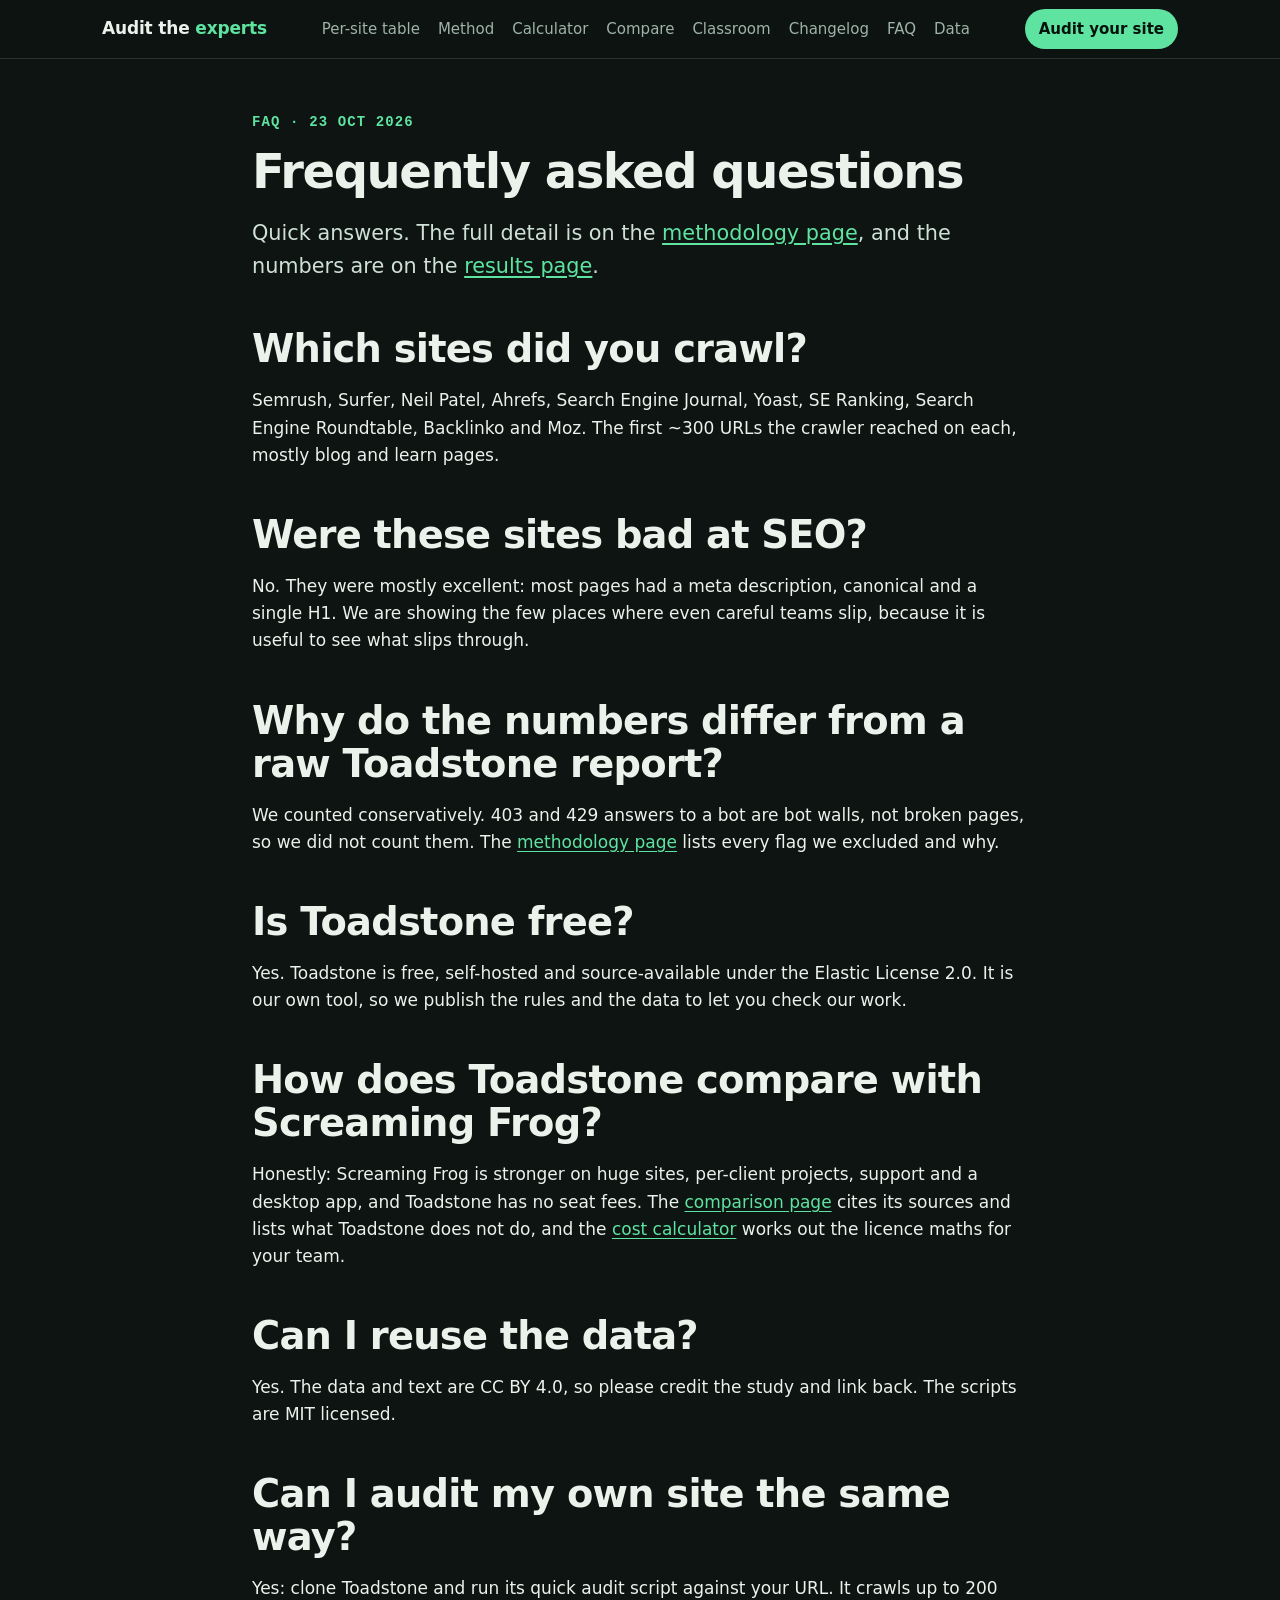
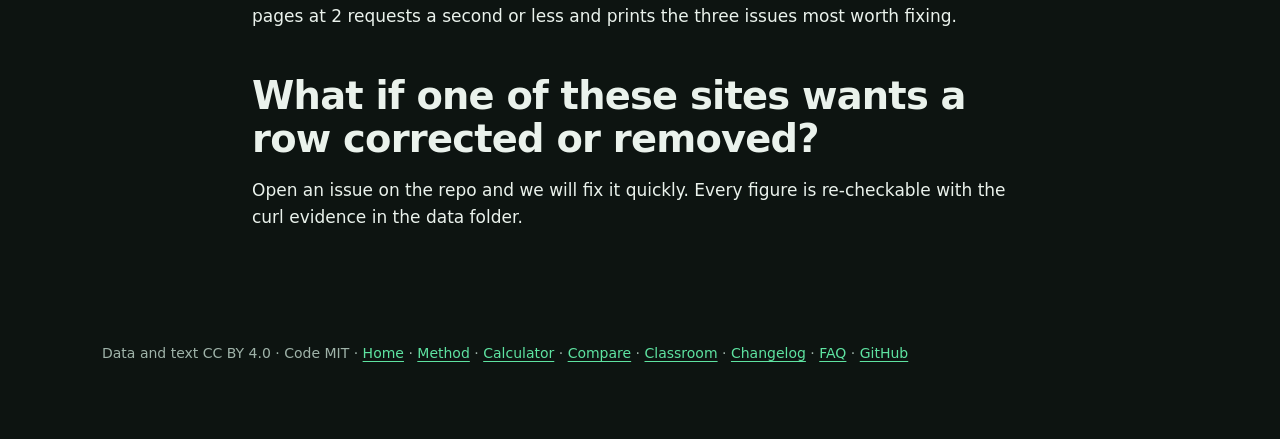
<file: docs/faq.html>
<!doctype html>
<html lang="en" class="no-js">
<head>
<meta charset="utf-8">
<meta name="viewport" content="width=device-width, initial-scale=1">
<title>FAQ: the 2026 SEO experts crawl</title>
<meta name="description" content="Answers about the 2026 crawl of 10 SEO sites: who we crawled, what we counted, how to reuse the data, and how to audit your own site.">
<link rel="canonical" href="https://spcaeo.github.io/seo-experts-crawl-2026/faq.html">
<meta http-equiv="Content-Security-Policy" content="default-src 'self'; script-src 'self'; style-src 'self'; img-src 'self' data:; media-src 'self'; connect-src 'self'; font-src 'self'; object-src 'none'; base-uri 'self'; form-action 'none'">
<meta name="referrer" content="strict-origin-when-cross-origin">
<meta name="robots" content="index, follow, max-image-preview:large">
<meta name="author" content="Rakesh Patel">
<meta name="theme-color" content="#0d1411">
<meta name="color-scheme" content="dark">
<link rel="icon" href="favicon.svg" type="image/svg+xml">
<link rel="stylesheet" href="assets/site.css">
<link rel="sitemap" type="application/xml" href="sitemap.xml">
<meta property="og:type" content="article">
<meta property="og:site_name" content="Toadstone study">
<meta property="og:title" content="FAQ: the 2026 SEO experts crawl">
<meta property="og:description" content="Answers about the 2026 crawl of 10 SEO sites: who we crawled, what we counted, how to reuse the data, and how to audit your own site.">
<meta property="og:url" content="https://spcaeo.github.io/seo-experts-crawl-2026/faq.html">
<meta property="og:image" content="https://spcaeo.github.io/seo-experts-crawl-2026/og-image.png">
<meta property="og:image:width" content="1200">
<meta property="og:image:height" content="630">
<meta property="og:image:alt" content="We crawled 10 of the best-known SEO sites: 2,521 pages, 3 broken URLs.">
<meta property="og:locale" content="en_US">
<meta property="article:published_time" content="2026-10-23T20:00:00-04:00">
<meta property="article:modified_time" content="2026-10-23T20:00:00-04:00">
<meta name="twitter:card" content="summary_large_image">
<meta name="twitter:title" content="FAQ: the 2026 SEO experts crawl">
<meta name="twitter:description" content="Answers about the 2026 crawl of 10 SEO sites: who we crawled, what we counted, how to reuse the data, and how to audit your own site.">
<meta name="twitter:image" content="https://spcaeo.github.io/seo-experts-crawl-2026/og-image.png">
<meta name="twitter:image:alt" content="We crawled 10 of the best-known SEO sites: 2,521 pages, 3 broken URLs.">
<script type="application/ld+json">{"@context": "https://schema.org", "@type": "FAQPage", "url": "https://spcaeo.github.io/seo-experts-crawl-2026/faq.html", "datePublished": "2026-10-23T20:00:00-04:00", "dateModified": "2026-10-23T20:00:00-04:00", "mainEntity": [{"@type": "Question", "name": "Which sites did you crawl?", "acceptedAnswer": {"@type": "Answer", "text": "Semrush, Surfer, Neil Patel, Ahrefs, Search Engine Journal, Yoast, SE Ranking, Search Engine Roundtable, Backlinko and Moz. The first ~300 URLs the crawler reached on each, mostly blog and learn pages."}}, {"@type": "Question", "name": "Were these sites bad at SEO?", "acceptedAnswer": {"@type": "Answer", "text": "No. They were mostly excellent: most pages had a meta description, canonical and a single H1. We are showing the few places where even careful teams slip, because it is useful to see what slips through."}}, {"@type": "Question", "name": "Why do the numbers differ from a raw Toadstone report?", "acceptedAnswer": {"@type": "Answer", "text": "We counted conservatively. 403 and 429 answers to a bot are bot walls, not broken pages, so we did not count them. The methodology page lists every flag we excluded and why."}}, {"@type": "Question", "name": "Is Toadstone free?", "acceptedAnswer": {"@type": "Answer", "text": "Yes. Toadstone is free, self-hosted and source-available under the Elastic License 2.0. It is our own tool, so we publish the rules and the data to let you check our work."}}, {"@type": "Question", "name": "How does Toadstone compare with Screaming Frog?", "acceptedAnswer": {"@type": "Answer", "text": "Honestly: Screaming Frog is stronger on huge sites, per-client projects, support and a desktop app, and Toadstone has no seat fees. The comparison page cites its sources and lists what Toadstone does not do, and the cost calculator works out the licence maths for your team."}}, {"@type": "Question", "name": "Can I reuse the data?", "acceptedAnswer": {"@type": "Answer", "text": "Yes. The data and text are CC BY 4.0, so please credit the study and link back. The scripts are MIT licensed."}}, {"@type": "Question", "name": "Can I audit my own site the same way?", "acceptedAnswer": {"@type": "Answer", "text": "Yes: clone Toadstone and run its quick audit script against your URL. It crawls up to 200 pages at 2 requests a second or less and prints the three issues most worth fixing."}}, {"@type": "Question", "name": "What if one of these sites wants a row corrected or removed?", "acceptedAnswer": {"@type": "Answer", "text": "Open an issue on the repo and we will fix it quickly. Every figure is re-checkable with the curl evidence in the data folder."}}]}</script>
</head>
<body>
<a class="skip" href="#main">Skip to content</a>
<header class="top"><div class="wrap"><a class="brand" href="https://spcaeo.github.io/seo-experts-crawl-2026/">Audit the <span>experts</span></a>
<nav class="links" aria-label="Sections"><a href="https://spcaeo.github.io/seo-experts-crawl-2026/#sites">Per-site table</a><a href="methodology.html">Method</a><a href="calculator.html">Calculator</a><a href="compare.html">Compare</a><a href="classroom.html">Classroom</a><a href="changelog.html">Changelog</a><a href="faq.html">FAQ</a><a href="https://spcaeo.github.io/seo-experts-crawl-2026/#data">Data</a></nav>
<a class="btn sm" href="https://spcaeo.github.io/seo-experts-crawl-2026/#run">Audit your site</a></div></header>
<main id="main"><div class="wrap prose">
<p class="kicker">FAQ · 23 Oct 2026</p>
<h1 class="h1s">Frequently asked questions</h1>
<p class="lede">Quick answers. The full detail is on the <a href="methodology.html">methodology page</a>, and the numbers are on the <a href="https://spcaeo.github.io/seo-experts-crawl-2026/">results page</a>.</p>
<h2>Which sites did you crawl?</h2><p>Semrush, Surfer, Neil Patel, Ahrefs, Search Engine Journal, Yoast, SE Ranking, Search Engine Roundtable, Backlinko and Moz. The first ~300 URLs the crawler reached on each, mostly blog and learn pages.</p><h2>Were these sites bad at SEO?</h2><p>No. They were mostly excellent: most pages had a meta description, canonical and a single H1. We are showing the few places where even careful teams slip, because it is useful to see what slips through.</p><h2>Why do the numbers differ from a raw Toadstone report?</h2><p>We counted conservatively. 403 and 429 answers to a bot are bot walls, not broken pages, so we did not count them. The <a href="methodology.html">methodology page</a> lists every flag we excluded and why.</p><h2>Is Toadstone free?</h2><p>Yes. Toadstone is free, self-hosted and source-available under the Elastic License 2.0. It is our own tool, so we publish the rules and the data to let you check our work.</p><h2>How does Toadstone compare with Screaming Frog?</h2><p>Honestly: Screaming Frog is stronger on huge sites, per-client projects, support and a desktop app, and Toadstone has no seat fees. The <a href="compare.html">comparison page</a> cites its sources and lists what Toadstone does not do, and the <a href="calculator.html">cost calculator</a> works out the licence maths for your team.</p><h2>Can I reuse the data?</h2><p>Yes. The data and text are CC BY 4.0, so please credit the study and link back. The scripts are MIT licensed.</p><h2>Can I audit my own site the same way?</h2><p>Yes: clone Toadstone and run its quick audit script against your URL. It crawls up to 200 pages at 2 requests a second or less and prints the three issues most worth fixing.</p><h2>What if one of these sites wants a row corrected or removed?</h2><p>Open an issue on the repo and we will fix it quickly. Every figure is re-checkable with the curl evidence in the data folder.</p>
</div></main>
<footer><div class="wrap"><p>Data and text CC BY 4.0 · Code MIT · <a href="https://spcaeo.github.io/seo-experts-crawl-2026/">Home</a> · <a href="methodology.html">Method</a> · <a href="calculator.html">Calculator</a> · <a href="compare.html">Compare</a> · <a href="classroom.html">Classroom</a> · <a href="changelog.html">Changelog</a> · <a href="faq.html">FAQ</a> · <a href="https://github.com/spcaeo/seo-experts-crawl-2026">GitHub</a></p></div></footer>
</body></html>
</file>
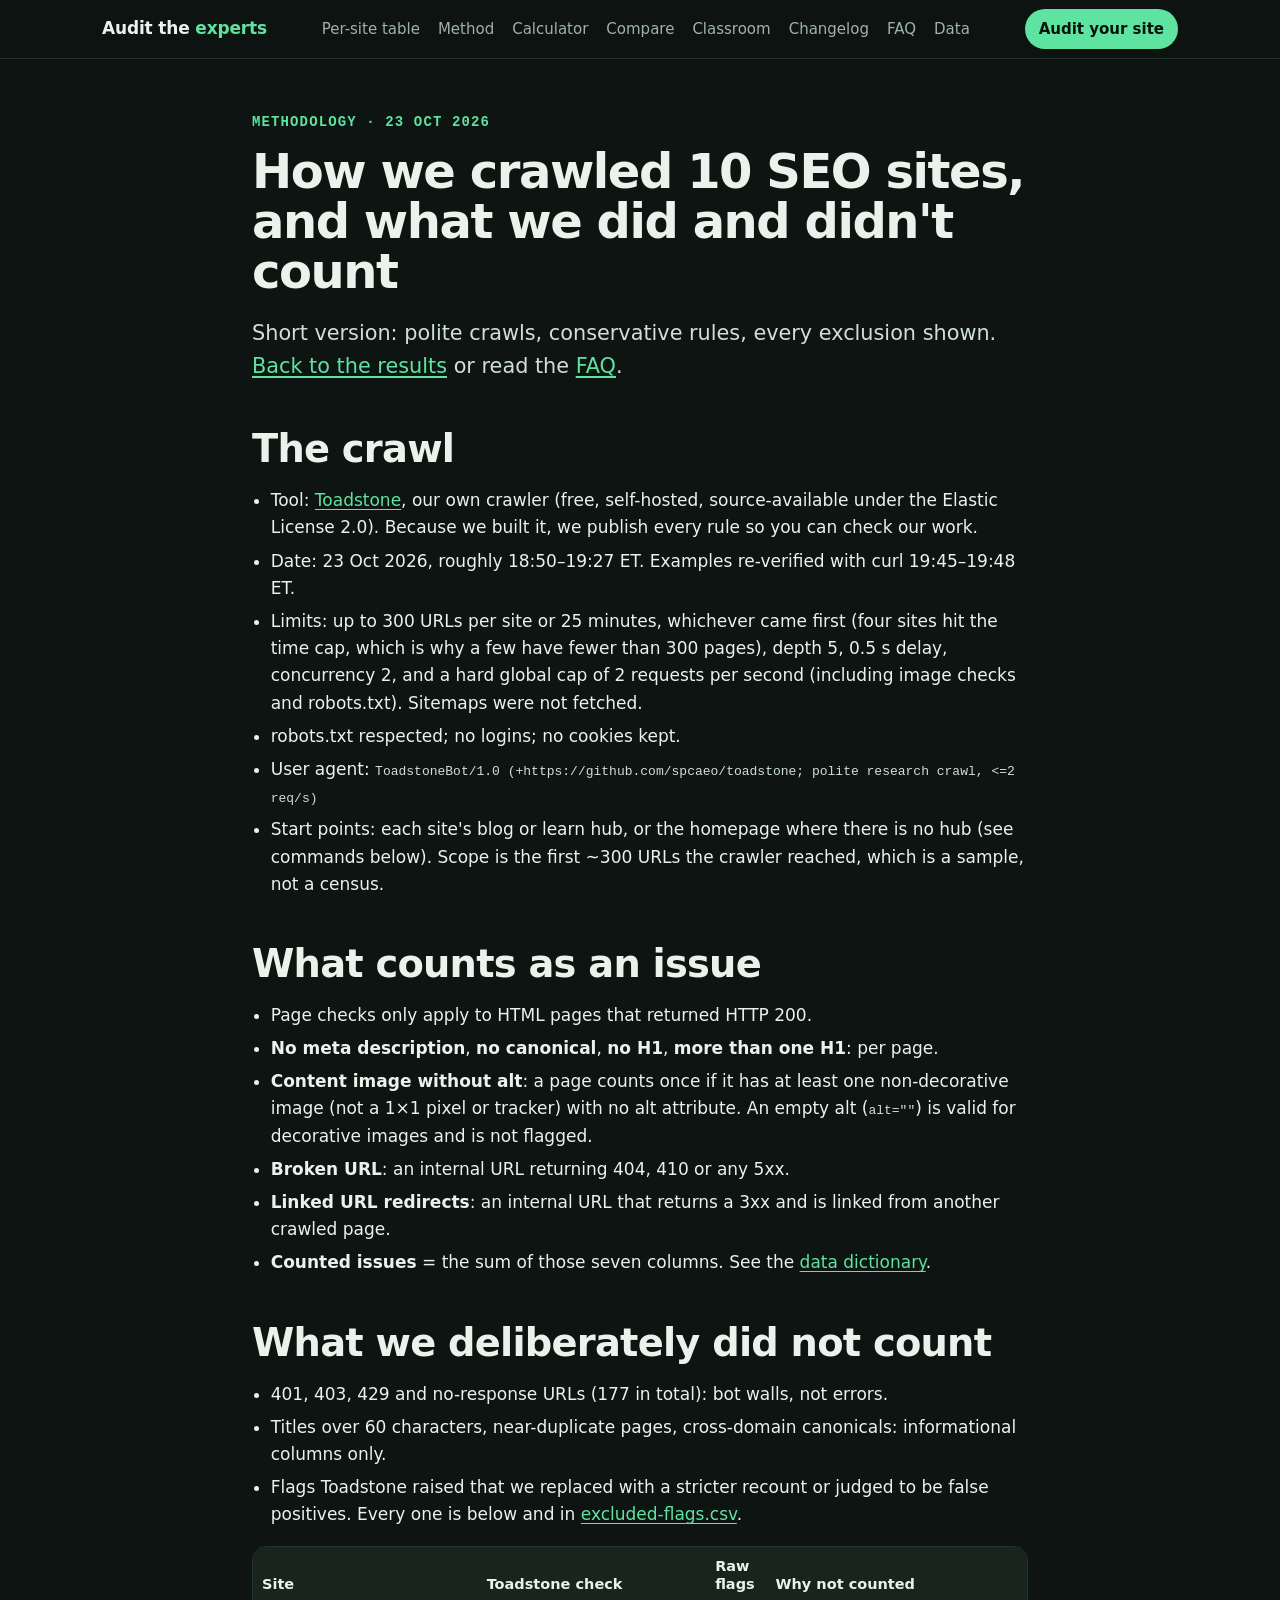
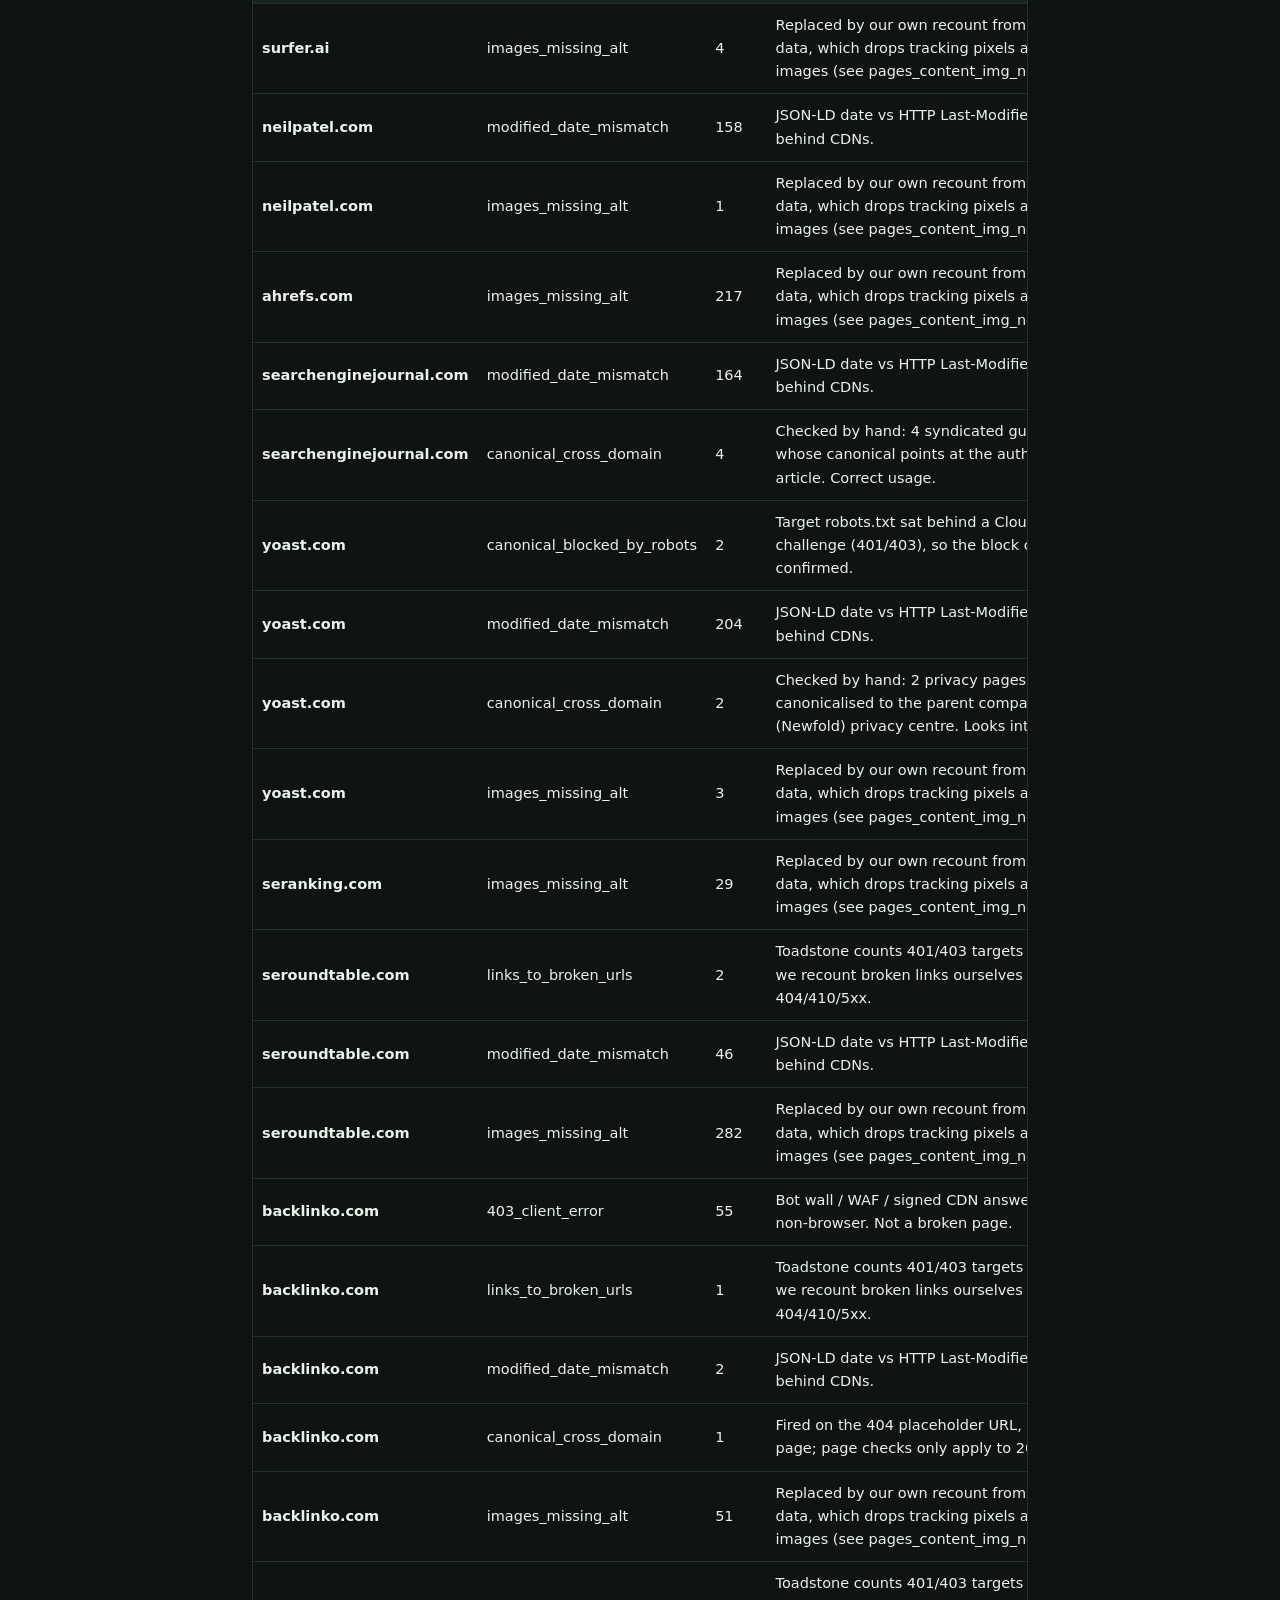
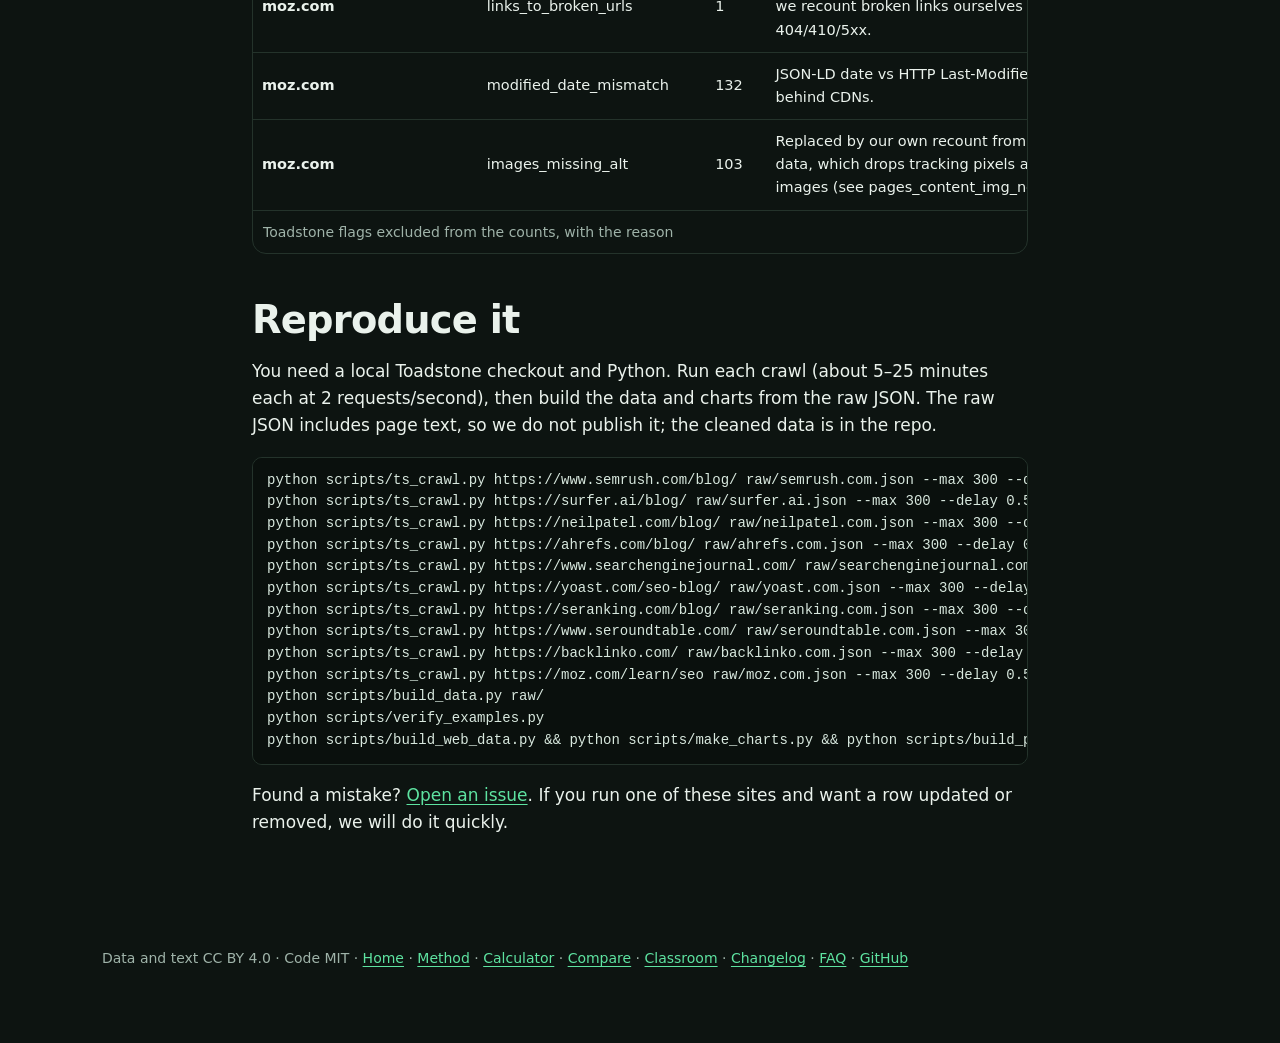
<file: docs/methodology.html>
<!doctype html>
<html lang="en" class="no-js">
<head>
<meta charset="utf-8">
<meta name="viewport" content="width=device-width, initial-scale=1">
<title>Methodology: how we crawled 10 SEO sites</title>
<meta name="description" content="How we crawled 10 SEO sites politely (2 requests/second), what we counted, every flag we excluded, and the commands to reproduce it.">
<link rel="canonical" href="https://spcaeo.github.io/seo-experts-crawl-2026/methodology.html">
<meta http-equiv="Content-Security-Policy" content="default-src 'self'; script-src 'self'; style-src 'self'; img-src 'self' data:; media-src 'self'; connect-src 'self'; font-src 'self'; object-src 'none'; base-uri 'self'; form-action 'none'">
<meta name="referrer" content="strict-origin-when-cross-origin">
<meta name="robots" content="index, follow, max-image-preview:large">
<meta name="author" content="Rakesh Patel">
<meta name="theme-color" content="#0d1411">
<meta name="color-scheme" content="dark">
<link rel="icon" href="favicon.svg" type="image/svg+xml">
<link rel="stylesheet" href="assets/site.css">
<link rel="sitemap" type="application/xml" href="sitemap.xml">
<meta property="og:type" content="article">
<meta property="og:site_name" content="Toadstone study">
<meta property="og:title" content="Methodology: how we crawled 10 SEO sites">
<meta property="og:description" content="How we crawled 10 SEO sites politely (2 requests/second), what we counted, every flag we excluded, and the commands to reproduce it.">
<meta property="og:url" content="https://spcaeo.github.io/seo-experts-crawl-2026/methodology.html">
<meta property="og:image" content="https://spcaeo.github.io/seo-experts-crawl-2026/og-image.png">
<meta property="og:image:width" content="1200">
<meta property="og:image:height" content="630">
<meta property="og:image:alt" content="We crawled 10 of the best-known SEO sites: 2,521 pages, 3 broken URLs.">
<meta property="og:locale" content="en_US">
<meta property="article:published_time" content="2026-10-23T20:00:00-04:00">
<meta property="article:modified_time" content="2026-10-23T20:00:00-04:00">
<meta name="twitter:card" content="summary_large_image">
<meta name="twitter:title" content="Methodology: how we crawled 10 SEO sites">
<meta name="twitter:description" content="How we crawled 10 SEO sites politely (2 requests/second), what we counted, every flag we excluded, and the commands to reproduce it.">
<meta name="twitter:image" content="https://spcaeo.github.io/seo-experts-crawl-2026/og-image.png">
<meta name="twitter:image:alt" content="We crawled 10 of the best-known SEO sites: 2,521 pages, 3 broken URLs.">
<script type="application/ld+json">{"@context": "https://schema.org", "@type": "TechArticle", "headline": "Methodology: how we crawled 10 SEO sites", "description": "How we crawled 10 SEO sites politely (2 requests/second), what we counted, every flag we excluded, and the commands to reproduce it.", "url": "https://spcaeo.github.io/seo-experts-crawl-2026/methodology.html", "mainEntityOfPage": "https://spcaeo.github.io/seo-experts-crawl-2026/methodology.html", "datePublished": "2026-10-23T20:00:00-04:00", "dateModified": "2026-10-23T20:00:00-04:00", "image": ["https://spcaeo.github.io/seo-experts-crawl-2026/og-image.png"], "isPartOf": {"@type": "WebSite", "name": "Toadstone study", "url": "https://spcaeo.github.io/seo-experts-crawl-2026/"}, "author": {"@type": "Person", "name": "Rakesh Patel", "url": "https://github.com/spcaeo"}, "publisher": {"@type": "Organization", "name": "Toadstone", "url": "https://spcaeo.github.io/toadstone/"}}</script>
</head>
<body>
<a class="skip" href="#main">Skip to content</a>
<header class="top"><div class="wrap"><a class="brand" href="https://spcaeo.github.io/seo-experts-crawl-2026/">Audit the <span>experts</span></a>
<nav class="links" aria-label="Sections"><a href="https://spcaeo.github.io/seo-experts-crawl-2026/#sites">Per-site table</a><a href="methodology.html">Method</a><a href="calculator.html">Calculator</a><a href="compare.html">Compare</a><a href="classroom.html">Classroom</a><a href="changelog.html">Changelog</a><a href="faq.html">FAQ</a><a href="https://spcaeo.github.io/seo-experts-crawl-2026/#data">Data</a></nav>
<a class="btn sm" href="https://spcaeo.github.io/seo-experts-crawl-2026/#run">Audit your site</a></div></header>
<main id="main"><div class="wrap prose">
<p class="kicker">Methodology · 23 Oct 2026</p>
<h1 class="h1s">How we crawled 10 SEO sites, and what we did and didn't count</h1>
<p class="lede">Short version: polite crawls, conservative rules, every exclusion shown. <a href="https://spcaeo.github.io/seo-experts-crawl-2026/">Back to the results</a> or read the <a href="faq.html">FAQ</a>.</p>
<h2>The crawl</h2>
<ul class="clean"><li>Tool: <a href="https://spcaeo.github.io/toadstone/">Toadstone</a>, our own crawler (free, self-hosted, source-available under the Elastic License 2.0). Because we built it, we publish every rule so you can check our work.</li>
<li>Date: 23 Oct 2026, roughly 18:50–19:27 ET. Examples re-verified with curl 19:45–19:48 ET.</li>
<li>Limits: up to 300 URLs per site or 25 minutes, whichever came first (four sites hit the time cap, which is why a few have fewer than 300 pages), depth 5, 0.5 s delay, concurrency 2, and a hard global cap of 2 requests per second (including image checks and robots.txt). Sitemaps were not fetched.</li>
<li>robots.txt respected; no logins; no cookies kept.</li>
<li>User agent: <code class="mono">ToadstoneBot/1.0 (+https://github.com/spcaeo/toadstone; polite research crawl, &lt;=2 req/s)</code></li>
<li>Start points: each site's blog or learn hub, or the homepage where there is no hub (see commands below). Scope is the first ~300 URLs the crawler reached, which is a sample, not a census.</li></ul>
<h2>What counts as an issue</h2>
<ul class="clean"><li>Page checks only apply to HTML pages that returned HTTP 200.</li>
<li><b>No meta description</b>, <b>no canonical</b>, <b>no H1</b>, <b>more than one H1</b>: per page.</li>
<li><b>Content image without alt</b>: a page counts once if it has at least one non-decorative image (not a 1×1 pixel or tracker) with no alt attribute. An empty alt (<code class="mono">alt=""</code>) is valid for decorative images and is not flagged.</li>
<li><b>Broken URL</b>: an internal URL returning 404, 410 or any 5xx.</li>
<li><b>Linked URL redirects</b>: an internal URL that returns a 3xx and is linked from another crawled page.</li>
<li><b>Counted issues</b> = the sum of those seven columns. See the <a href="data/DATA-DICTIONARY.md">data dictionary</a>.</li></ul>
<h2>What we deliberately did not count</h2>
<ul class="clean"><li>401, 403, 429 and no-response URLs (177 in total): bot walls, not errors.</li>
<li>Titles over 60 characters, near-duplicate pages, cross-domain canonicals: informational columns only.</li>
<li>Flags Toadstone raised that we replaced with a stricter recount or judged to be false positives. Every one is below and in <a href="data/excluded-flags.csv">excluded-flags.csv</a>.</li></ul>
<div class="tablewrap"><table class="plain"><caption class="note">Toadstone flags excluded from the counts, with the reason</caption><thead><tr><th scope="col">Site</th><th scope="col">Toadstone check</th><th scope="col">Raw flags</th><th scope="col">Why not counted</th></tr></thead><tbody><tr><th scope="row">surfer.ai</th><td>images_missing_alt</td><td>4</td><td class="why">Replaced by our own recount from the image data, which drops tracking pixels and 1x1 images (see pages_content_img_no_alt).</td></tr><tr><th scope="row">neilpatel.com</th><td>modified_date_mismatch</td><td>158</td><td class="why">JSON-LD date vs HTTP Last-Modified is noisy behind CDNs.</td></tr><tr><th scope="row">neilpatel.com</th><td>images_missing_alt</td><td>1</td><td class="why">Replaced by our own recount from the image data, which drops tracking pixels and 1x1 images (see pages_content_img_no_alt).</td></tr><tr><th scope="row">ahrefs.com</th><td>images_missing_alt</td><td>217</td><td class="why">Replaced by our own recount from the image data, which drops tracking pixels and 1x1 images (see pages_content_img_no_alt).</td></tr><tr><th scope="row">searchenginejournal.com</th><td>modified_date_mismatch</td><td>164</td><td class="why">JSON-LD date vs HTTP Last-Modified is noisy behind CDNs.</td></tr><tr><th scope="row">searchenginejournal.com</th><td>canonical_cross_domain</td><td>4</td><td class="why">Checked by hand: 4 syndicated guest posts whose canonical points at the author&#x27;s original article. Correct usage.</td></tr><tr><th scope="row">yoast.com</th><td>canonical_blocked_by_robots</td><td>2</td><td class="why">Target robots.txt sat behind a Cloudflare challenge (401/403), so the block could not be confirmed.</td></tr><tr><th scope="row">yoast.com</th><td>modified_date_mismatch</td><td>204</td><td class="why">JSON-LD date vs HTTP Last-Modified is noisy behind CDNs.</td></tr><tr><th scope="row">yoast.com</th><td>canonical_cross_domain</td><td>2</td><td class="why">Checked by hand: 2 privacy pages canonicalised to the parent company&#x27;s (Newfold) privacy centre. Looks intentional.</td></tr><tr><th scope="row">yoast.com</th><td>images_missing_alt</td><td>3</td><td class="why">Replaced by our own recount from the image data, which drops tracking pixels and 1x1 images (see pages_content_img_no_alt).</td></tr><tr><th scope="row">seranking.com</th><td>images_missing_alt</td><td>29</td><td class="why">Replaced by our own recount from the image data, which drops tracking pixels and 1x1 images (see pages_content_img_no_alt).</td></tr><tr><th scope="row">seroundtable.com</th><td>links_to_broken_urls</td><td>2</td><td class="why">Toadstone counts 401/403 targets as broken; we recount broken links ourselves using only 404/410/5xx.</td></tr><tr><th scope="row">seroundtable.com</th><td>modified_date_mismatch</td><td>46</td><td class="why">JSON-LD date vs HTTP Last-Modified is noisy behind CDNs.</td></tr><tr><th scope="row">seroundtable.com</th><td>images_missing_alt</td><td>282</td><td class="why">Replaced by our own recount from the image data, which drops tracking pixels and 1x1 images (see pages_content_img_no_alt).</td></tr><tr><th scope="row">backlinko.com</th><td>403_client_error</td><td>55</td><td class="why">Bot wall / WAF / signed CDN answered 403 to a non-browser. Not a broken page.</td></tr><tr><th scope="row">backlinko.com</th><td>links_to_broken_urls</td><td>1</td><td class="why">Toadstone counts 401/403 targets as broken; we recount broken links ourselves using only 404/410/5xx.</td></tr><tr><th scope="row">backlinko.com</th><td>modified_date_mismatch</td><td>2</td><td class="why">JSON-LD date vs HTTP Last-Modified is noisy behind CDNs.</td></tr><tr><th scope="row">backlinko.com</th><td>canonical_cross_domain</td><td>1</td><td class="why">Fired on the 404 placeholder URL, not on a live page; page checks only apply to 200 pages.</td></tr><tr><th scope="row">backlinko.com</th><td>images_missing_alt</td><td>51</td><td class="why">Replaced by our own recount from the image data, which drops tracking pixels and 1x1 images (see pages_content_img_no_alt).</td></tr><tr><th scope="row">moz.com</th><td>links_to_broken_urls</td><td>1</td><td class="why">Toadstone counts 401/403 targets as broken; we recount broken links ourselves using only 404/410/5xx.</td></tr><tr><th scope="row">moz.com</th><td>modified_date_mismatch</td><td>132</td><td class="why">JSON-LD date vs HTTP Last-Modified is noisy behind CDNs.</td></tr><tr><th scope="row">moz.com</th><td>images_missing_alt</td><td>103</td><td class="why">Replaced by our own recount from the image data, which drops tracking pixels and 1x1 images (see pages_content_img_no_alt).</td></tr></tbody></table></div>
<h2>Reproduce it</h2>
<p>You need a local Toadstone checkout and Python. Run each crawl (about 5–25 minutes each at 2 requests/second), then build the data and charts from the raw JSON. The raw JSON includes page text, so we do not publish it; the cleaned data is in the repo.</p>
<pre class="cmd">python scripts/ts_crawl.py https://www.semrush.com/blog/ raw/semrush.com.json --max 300 --delay 0.5 --concurrency 2 --rps 2 --depth 5 --timeout 1500 --include &#x27;^https://www\.semrush\.com/blog&#x27;
python scripts/ts_crawl.py https://surfer.ai/blog/ raw/surfer.ai.json --max 300 --delay 0.5 --concurrency 2 --rps 2 --depth 5 --timeout 1500 --include &#x27;^https://surfer\.ai/blog&#x27;
python scripts/ts_crawl.py https://neilpatel.com/blog/ raw/neilpatel.com.json --max 300 --delay 0.5 --concurrency 2 --rps 2 --depth 5 --timeout 1500 --include &#x27;^https://neilpatel\.com/blog&#x27;
python scripts/ts_crawl.py https://ahrefs.com/blog/ raw/ahrefs.com.json --max 300 --delay 0.5 --concurrency 2 --rps 2 --depth 5 --timeout 1500 --include &#x27;^https://ahrefs\.com/blog&#x27;
python scripts/ts_crawl.py https://www.searchenginejournal.com/ raw/searchenginejournal.com.json --max 300 --delay 0.5 --concurrency 2 --rps 2 --depth 5 --timeout 1500
python scripts/ts_crawl.py https://yoast.com/seo-blog/ raw/yoast.com.json --max 300 --delay 0.5 --concurrency 2 --rps 2 --depth 5 --timeout 1500 --include &#x27;^https://yoast\.com/&#x27;
python scripts/ts_crawl.py https://seranking.com/blog/ raw/seranking.com.json --max 300 --delay 0.5 --concurrency 2 --rps 2 --depth 5 --timeout 1500 --include &#x27;^https://seranking\.com/blog&#x27;
python scripts/ts_crawl.py https://www.seroundtable.com/ raw/seroundtable.com.json --max 300 --delay 0.5 --concurrency 2 --rps 2 --depth 5 --timeout 1500
python scripts/ts_crawl.py https://backlinko.com/ raw/backlinko.com.json --max 300 --delay 0.5 --concurrency 2 --rps 2 --depth 5 --timeout 1500
python scripts/ts_crawl.py https://moz.com/learn/seo raw/moz.com.json --max 300 --delay 0.5 --concurrency 2 --rps 2 --depth 5 --timeout 1500 --include &#x27;^https://moz\.com/(learn|blog)&#x27;
python scripts/build_data.py raw/
python scripts/verify_examples.py
python scripts/build_web_data.py && python scripts/make_charts.py && python scripts/build_page.py</pre>
<p>Found a mistake? <a href="https://github.com/spcaeo/seo-experts-crawl-2026/issues">Open an issue</a>. If you run one of these sites and want a row updated or removed, we will do it quickly.</p>

</div></main>
<footer><div class="wrap"><p>Data and text CC BY 4.0 · Code MIT · <a href="https://spcaeo.github.io/seo-experts-crawl-2026/">Home</a> · <a href="methodology.html">Method</a> · <a href="calculator.html">Calculator</a> · <a href="compare.html">Compare</a> · <a href="classroom.html">Classroom</a> · <a href="changelog.html">Changelog</a> · <a href="faq.html">FAQ</a> · <a href="https://github.com/spcaeo/seo-experts-crawl-2026">GitHub</a></p></div></footer>
</body></html>
</file>
<file: docs/assets/site.css>
:root{--bg:#0d1411;--panel:#131d18;--panel2:#18251f;--line:#24332b;--ink:#eaf2ec;--muted:#9fb3a9;--amber:#f5b942;--mint:#5ee3a1;--coral:#ff7b7b;--orange:#ff9f43;--blue:#6cb6ff;--violet:#b69cff;--yellow:#ffd166;--pink:#f78fb3;--r:14px;--max:1120px;
--sans:system-ui,-apple-system,"Segoe UI",Roboto,Inter,"Helvetica Neue",Arial,sans-serif;--mono:ui-monospace,"SFMono-Regular","JetBrains Mono",Menlo,Consolas,monospace}
*{box-sizing:border-box}html{scroll-behavior:smooth}
body{margin:0;background:var(--bg);color:var(--ink);font:17px/1.6 var(--sans);-webkit-font-smoothing:antialiased}
a{color:var(--mint);text-underline-offset:3px}a:hover{color:#9af0c3}
:focus-visible{outline:3px solid var(--amber);outline-offset:3px;border-radius:4px}
.skip{position:absolute;left:-999px;top:8px;background:var(--amber);color:#111;padding:8px 14px;border-radius:8px;z-index:9}.skip:focus{left:12px}
.wrap{max-width:var(--max);margin:0 auto;padding:0 22px}
header.top{position:sticky;top:0;z-index:5;background:rgba(13,20,17,.86);backdrop-filter:blur(8px);border-bottom:1px solid var(--line)}
header.top .wrap{display:flex;align-items:center;justify-content:space-between;height:58px;gap:16px}
.brand{font-weight:800;color:var(--ink);text-decoration:none;letter-spacing:-.01em}.brand span{color:var(--mint)}
nav.links{display:flex;gap:18px;font-size:15px}nav.links a{color:var(--muted);text-decoration:none}nav.links a:hover{color:var(--ink)}
@media (max-width:760px){nav.links{display:none}}
.btn{display:inline-flex;align-items:center;gap:8px;background:var(--mint);color:#06130c;font-weight:700;text-decoration:none;padding:12px 20px;border-radius:999px;border:0}
.btn:hover{background:#8af0bd;color:#06130c}.btn.ghost{background:transparent;color:var(--ink);border:1px solid var(--line)}.btn.ghost:hover{border-color:var(--mint);color:var(--ink)}
.btn.sm{padding:8px 14px;font-size:15px}
.hero{position:relative;overflow:hidden;padding:64px 0 40px;border-bottom:1px solid var(--line)}
#crawl{position:absolute;inset:0;width:100%;height:100%;opacity:.28;pointer-events:none}
.hero .wrap{position:relative}
.kicker{color:var(--mint);font:700 14px/1 var(--mono);letter-spacing:.08em;text-transform:uppercase;margin:0 0 18px}
h1{font-size:clamp(2.2rem,5.6vw,4.3rem);line-height:1.04;letter-spacing:-.03em;margin:0 0 20px;max-width:15ch;font-weight:800}
h1 em{font-style:normal;color:var(--amber)}
.lede{font-size:clamp(1.05rem,2vw,1.3rem);color:#cfe0d6;max-width:60ch;margin:0 0 28px}
.cta-row{display:flex;flex-wrap:wrap;gap:12px;margin-bottom:44px}
.stats{display:grid;grid-template-columns:repeat(4,1fr);gap:14px;margin:0;padding:0;list-style:none}
@media (max-width:860px){.stats{grid-template-columns:repeat(2,1fr)}}
.stat{background:rgba(19,29,24,.88);border:1px solid var(--line);border-radius:var(--r);padding:18px 18px 16px}
.stat b{display:block;font-size:clamp(2rem,4.4vw,3.1rem);line-height:1;font-weight:800;letter-spacing:-.03em;color:var(--amber);font-variant-numeric:tabular-nums}
.stat.good b{color:var(--mint)}.stat span{display:block;color:var(--muted);font-size:15px;margin-top:8px;line-height:1.35}
section{padding:72px 0;border-bottom:1px solid var(--line)}
h2{font-size:clamp(1.6rem,3.4vw,2.4rem);line-height:1.12;letter-spacing:-.02em;margin:0 0 12px}
h3{font-size:1.15rem;margin:0 0 8px}
.sub{color:var(--muted);max-width:70ch;margin:0 0 28px}
.panel{background:var(--panel);border:1px solid var(--line);border-radius:var(--r);padding:20px}
.grid2{display:grid;grid-template-columns:1fr 1fr;gap:18px}@media (max-width:860px){.grid2{grid-template-columns:minmax(0,1fr)}}
.reveal{opacity:0;transform:translateY(22px);transition:opacity .7s ease,transform .7s ease}.reveal.in{opacity:1;transform:none}
.no-js .reveal{opacity:1;transform:none}
/* health grid */
.hg-row{display:grid;grid-template-columns:190px minmax(0,1fr) 64px;align-items:center;gap:12px;margin:6px 0}
.hg-row .name{font:600 14px/1.2 var(--mono);color:var(--ink);text-align:right;white-space:nowrap;overflow:hidden;text-overflow:ellipsis}
.hg-row .n{font:13px var(--mono);color:var(--muted)}
.hg-cells{display:grid;grid-template-columns:repeat(300,minmax(0,1fr));gap:1px;height:26px;min-width:0}
.hg-cells i{display:block;border-radius:1px;background:#1e2d25;transform:scaleY(.2);transition:transform .35s ease,background-color .35s ease}
.hg-cells.lit i{transform:none}
.c0{background:#2c6b4c!important}.c1{background:#a7832f!important}.c2{background:#d39a3a!important}.c3{background:#f5b942!important}.cB{background:var(--coral)!important}
@media (max-width:640px){.hg-row{grid-template-columns:96px minmax(0,1fr) 40px;gap:8px}.hg-row .name{font-size:11px}.hg-cells{height:20px;gap:0}}
.legend{display:flex;flex-wrap:wrap;gap:14px;font-size:14px;color:var(--muted);margin-top:14px}.legend i{display:inline-block;width:12px;height:12px;border-radius:3px;margin-right:6px;vertical-align:-1px}
/* charts */
.toggles{display:flex;flex-wrap:wrap;gap:8px;margin:0 0 14px}
.chip{font:600 13px var(--sans);border:1px solid var(--line);background:var(--panel2);color:var(--ink);border-radius:999px;padding:6px 12px;cursor:pointer;display:inline-flex;align-items:center;gap:7px}
.chip i{width:10px;height:10px;border-radius:50%;display:inline-block}.chip[aria-pressed=false]{opacity:.45;text-decoration:line-through}
svg text{fill:var(--ink);font-family:var(--sans)}svg .muted{fill:var(--muted)}
.bar{transition:width .8s cubic-bezier(.2,.8,.2,1),x .8s cubic-bezier(.2,.8,.2,1),opacity .3s}
.bar:hover,.cell:hover{opacity:.8}
#tip{position:fixed;z-index:20;pointer-events:none;background:#0a100d;border:1px solid var(--line);color:var(--ink);padding:8px 10px;border-radius:8px;font-size:13px;line-height:1.4;max-width:280px;box-shadow:0 10px 30px rgba(0,0,0,.4);opacity:0;transition:opacity .12s}
#tip.on{opacity:1}
/* table */
.tablewrap{overflow-x:auto;border:1px solid var(--line);border-radius:var(--r)}
table{border-collapse:collapse;width:100%;font-size:14.5px;font-variant-numeric:tabular-nums;min-width:860px}
th,td{padding:10px 9px;border-bottom:1px solid var(--line);text-align:right;white-space:nowrap}
th:first-child,td:first-child{text-align:left}thead th{background:var(--panel2);position:sticky;top:0}
th button{all:unset;cursor:pointer;font-weight:700;color:var(--ink)}th button::after{content:" ↕";color:var(--muted);font-size:12px}
th[aria-sort=ascending] button::after{content:" ↑";color:var(--mint)}th[aria-sort=descending] button::after{content:" ↓";color:var(--mint)}
tbody tr:hover{background:#15221c}td.zero{color:#5f7a6d}td.hi{color:var(--amber);font-weight:700}
.note{font-size:14px;color:var(--muted)}
/* examples */
.examples{display:grid;grid-template-columns:repeat(auto-fit,minmax(300px,1fr));gap:16px}
.ex{background:var(--panel);border:1px solid var(--line);border-radius:var(--r);padding:18px;display:flex;flex-direction:column;gap:8px}
.ex .site{font:700 13px var(--mono);color:var(--mint)}.ex p{margin:0;color:#d5e3da;font-size:15.5px}
.ex code,.mono{font-family:var(--mono);font-size:13px;word-break:break-all;color:#cfe0d6}
.ex pre{margin:4px 0 0;background:#0a100d;border:1px solid var(--line);border-radius:8px;padding:10px;font:12.5px/1.5 var(--mono);white-space:pre-wrap;word-break:break-all;color:#b9cdc2;max-height:9.5em;overflow:auto}
.pill{display:inline-block;font:700 12px var(--mono);padding:3px 8px;border-radius:999px;background:#2a1d1d;color:var(--coral);border:1px solid #4a2c2c}
.pill.ok{background:#16261e;color:var(--mint);border-color:#24402f}.pill.warn{background:#2a2414;color:var(--amber);border-color:#4a3d1d}
/* video */
figure{margin:0}figcaption{color:var(--muted);font-size:14px;margin-top:10px}
video,.media img{width:100%;height:auto;display:block;border-radius:var(--r);border:1px solid var(--line);background:#0a100d}
.media-grid{display:grid;grid-template-columns:1fr 1.25fr;gap:18px;align-items:start}@media (max-width:860px){.media-grid{grid-template-columns:minmax(0,1fr)}}
ul.clean{padding-left:1.1em}ul.clean li{margin:6px 0}
.cta{background:linear-gradient(135deg,#15291f,#132019);border:1px solid #2a4537;border-radius:22px;padding:34px}
.steps{counter-reset:s;list-style:none;padding:0;margin:20px 0}.steps li{counter-increment:s;position:relative;padding-left:44px;margin:14px 0}
.steps li::before{content:counter(s);position:absolute;left:0;top:0;width:30px;height:30px;border-radius:50%;background:var(--mint);color:#06130c;font-weight:800;display:grid;place-items:center;font-size:15px}
pre.cmd{background:#0a100d;border:1px solid var(--line);border-radius:10px;padding:12px 14px;overflow-x:auto;font:14px/1.55 var(--mono);color:#d8e8de;margin:8px 0 0}
.dl{display:grid;grid-template-columns:repeat(auto-fit,minmax(250px,1fr));gap:12px}
.dl a{display:block;background:var(--panel);border:1px solid var(--line);border-radius:12px;padding:14px 16px;text-decoration:none;color:var(--ink)}
.dl a:hover{border-color:var(--mint)}.dl a b{display:block;font-family:var(--mono);font-size:14px;color:var(--mint)}.dl a span{color:var(--muted);font-size:14px}
footer{padding:40px 0 60px;color:var(--muted);font-size:14px}
details summary{cursor:pointer;color:var(--mint);font-weight:600}
@media (prefers-reduced-motion:reduce){html{scroll-behavior:auto}.reveal,.hg-cells i,.bar{transition:none!important;opacity:1!important;transform:none!important}#crawl{display:none}}

.bad{color:#ff7b7b}.mt{margin-top:18px}.tight{margin-bottom:6px}caption{caption-side:bottom;padding:10px;text-align:left;white-space:normal;position:sticky;left:0;width:min(880px,calc(100vw - 56px));box-sizing:border-box}
.prose{max-width:820px;padding-top:56px;padding-bottom:40px}.prose h2{margin-top:44px}.h1s{font-size:clamp(1.9rem,4.4vw,3rem);max-width:none}
table.plain{min-width:720px}td.why{white-space:normal;min-width:320px;text-align:left}table.plain td,table.plain th{text-align:left}

thead th{white-space:normal;vertical-align:bottom;line-height:1.25}
.media-grid>*,.grid2>*{min-width:0}

/* calculator + comparison pages */
.disclose{border-color:#4a3d1d;background:#1a1a12;margin:0 0 24px}.disclose p{margin:0}
.cite{font:12px var(--mono);margin-left:2px}.cite a{text-decoration:none;color:var(--amber);padding:0 1px}.cite a:hover{text-decoration:underline}
.calc .fields{display:grid;grid-template-columns:minmax(0,1.2fr) minmax(0,1fr);gap:14px 18px;align-items:center;background:var(--panel);border:1px solid var(--line);border-radius:var(--r);padding:20px}
.calc label{font-weight:600;line-height:1.3}.calc .hint{display:block;font-weight:400;font-size:13.5px;color:var(--muted)}
.calc input,.calc select{width:100%;font:16px var(--sans);color:var(--ink);background:#0a100d;border:1px solid var(--line);border-radius:10px;padding:10px 12px;min-height:44px}
.calc input:hover,.calc select:hover{border-color:#3a5347}
@media (max-width:640px){.calc .fields{grid-template-columns:minmax(0,1fr)}}
.result{margin-top:10px}.result .big{font-size:1.25rem;line-height:1.4}.result .big b{color:var(--amber)}
.bars{display:grid;gap:10px;margin:18px 0 22px}.barrow{display:grid;grid-template-columns:110px minmax(0,1fr) 90px;gap:12px;align-items:center;font-size:15px}
.barrow .track{display:block;height:22px;background:#0a100d;border:1px solid var(--line);border-radius:999px;overflow:hidden}
.barrow .fill{display:block;height:100%;border-radius:999px;transition:width .5s cubic-bezier(.2,.8,.2,1)}
.barrow .fill.sf{background:var(--amber)}.barrow .fill.ts{background:var(--mint)}.fill.full{width:100%}.fill.zero{width:2px}
.barrow .bv{font:700 15px var(--mono);text-align:right}
@media (max-width:640px){.barrow{grid-template-columns:84px minmax(0,1fr) 72px;gap:8px;font-size:13.5px}}
@media (prefers-reduced-motion:reduce){.barrow .fill{transition:none}}
table.cmp{min-width:860px}table.cmp th[scope=row]{white-space:normal;min-width:130px;vertical-align:top}table.cmp td{vertical-align:top}table.cmp td.why{min-width:260px}
.plainedge{color:var(--muted);font-size:14px}
ol.srcs{padding-left:1.4em}ol.srcs li{margin:8px 0;list-style:none;margin-left:-1.4em;padding-left:0}
</file>
<file: docs/assets/pages.css>
/* Extra styles for classroom.html and changelog.html. No inline CSS anywhere (strict CSP). */
.page-hero{padding:56px 0 36px;border-bottom:1px solid var(--line)}
.page-hero h1{font-size:clamp(2rem,5vw,3.2rem);line-height:1.1;margin:0 0 16px;letter-spacing:-.02em}
.page-hero h1 em{font-style:normal;color:var(--mint)}
.checklist{list-style:none;padding:0;margin:0}.checklist li{position:relative;padding:6px 0 6px 28px}
.checklist li::before{content:"\2713";position:absolute;left:0;top:6px;color:var(--mint);font-weight:800}
.checklist.no li::before{content:"\2715";color:var(--amber)}
.run{display:grid;gap:14px;margin:8px 0 0;padding:0;list-style:none}
.run>li{display:grid;grid-template-columns:110px minmax(0,1fr);gap:16px;background:var(--panel);border:1px solid var(--line);border-radius:var(--r);padding:18px 20px}
.run .t{font:800 15px/1.3 var(--mono);color:var(--mint)}.run .t small{display:block;color:var(--muted);font-weight:600;margin-top:4px}
.run h3{margin:0 0 6px;font-size:1.15rem}.run p{margin:6px 0;color:#d5e3da}
.run pre.cmd{margin:8px 0}
@media (max-width:640px){.run>li{grid-template-columns:1fr;gap:6px}}
table.ans{min-width:640px}table.ans th,table.ans td{text-align:left;white-space:normal;vertical-align:top}
table.ans td.num{text-align:right;white-space:nowrap;font-family:var(--mono)}
.mono-s{font-family:var(--mono);font-size:13px;color:#cfe0d6}
.prose-wide{max-width:900px}
.stats.three{grid-template-columns:repeat(3,1fr)}@media (max-width:760px){.stats.three{grid-template-columns:1fr}}
.dl.two{grid-template-columns:repeat(auto-fit,minmax(300px,1fr))}
/* changelog */
.log{list-style:none;margin:0;padding:0;border-left:2px solid var(--line)}
.log>li{position:relative;margin:0 0 26px;padding:0 0 0 24px}
.log>li::before{content:"";position:absolute;left:-7px;top:8px;width:12px;height:12px;border-radius:50%;background:var(--mint);border:2px solid var(--bg)}
.log time{font:700 14px var(--mono);color:var(--mint)}
.log h3{margin:2px 0 4px;font-size:1.1rem}.log p{margin:4px 0;color:#d5e3da}
.log .src{font:12px var(--mono);color:var(--muted)}
.repo-h{display:flex;align-items:baseline;gap:12px;flex-wrap:wrap}
.issue-list{list-style:none;padding:0;margin:0;display:grid;gap:12px}
.issue-list li{background:var(--panel);border:1px solid var(--line);border-radius:var(--r);padding:14px 18px}
.issue-list b{color:var(--ink)}.issue-list p{margin:6px 0 0;color:#d5e3da;font-size:15px}
.prose-wide h3{margin:28px 0 12px}
</file>
